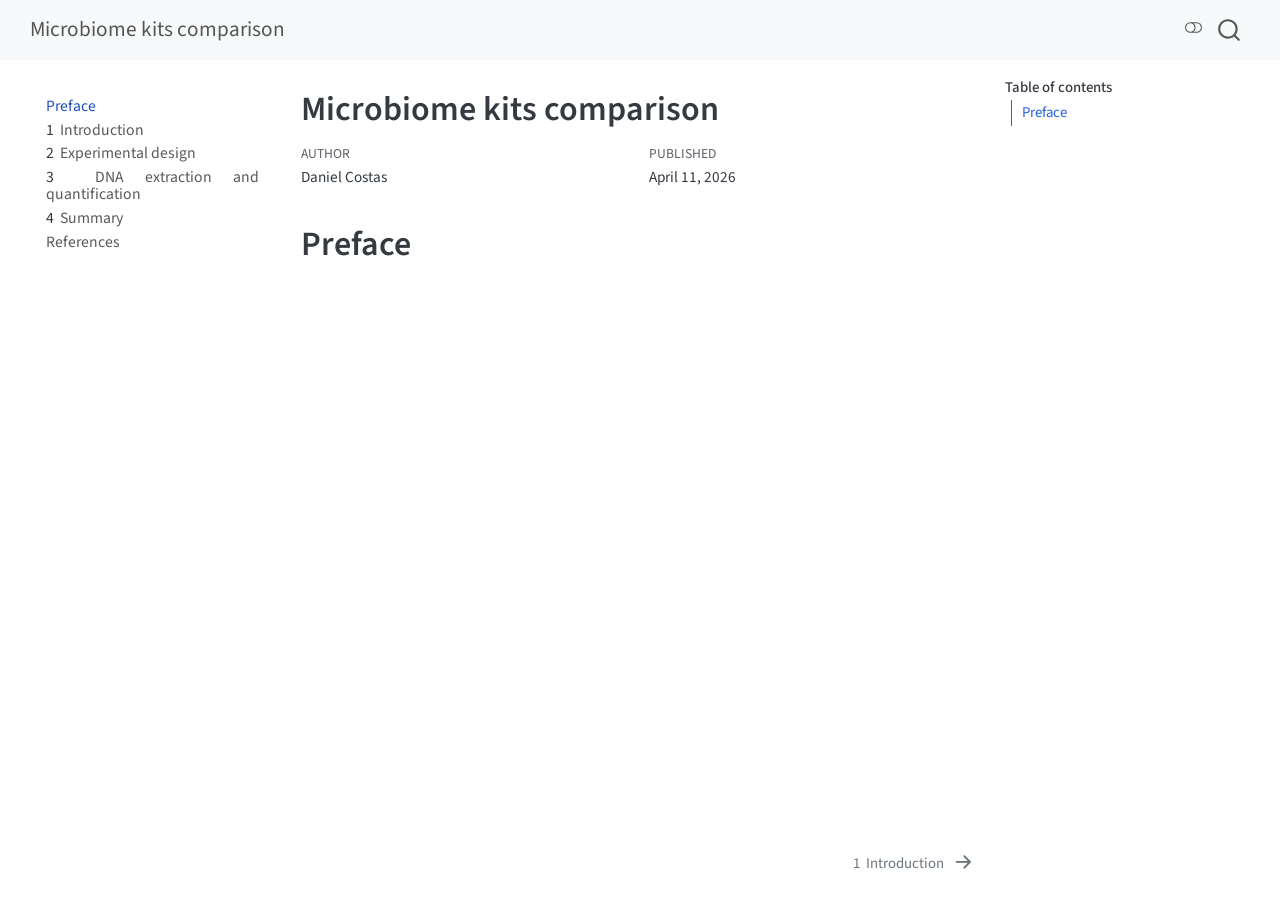
<file: docs/index.html>
<!DOCTYPE html>
<html xmlns="http://www.w3.org/1999/xhtml" lang="en" xml:lang="en"><head>

<meta charset="utf-8">
<meta name="generator" content="quarto-1.8.27">

<meta name="viewport" content="width=device-width, initial-scale=1.0, user-scalable=yes">

<meta name="author" content="Daniel Costas">
<meta name="dcterms.date" content="2026-04-11">

<title>Microbiome kits comparison</title>
<style>
code{white-space: pre-wrap;}
span.smallcaps{font-variant: small-caps;}
div.columns{display: flex; gap: min(4vw, 1.5em);}
div.column{flex: auto; overflow-x: auto;}
div.hanging-indent{margin-left: 1.5em; text-indent: -1.5em;}
ul.task-list{list-style: none;}
ul.task-list li input[type="checkbox"] {
  width: 0.8em;
  margin: 0 0.8em 0.2em -1em; /* quarto-specific, see https://github.com/quarto-dev/quarto-cli/issues/4556 */ 
  vertical-align: middle;
}
</style>


<script src="site_libs/quarto-nav/quarto-nav.js"></script>
<script src="site_libs/clipboard/clipboard.min.js"></script>
<script src="site_libs/quarto-search/autocomplete.umd.js"></script>
<script src="site_libs/quarto-search/fuse.min.js"></script>
<script src="site_libs/quarto-search/quarto-search.js"></script>
<meta name="quarto:offset" content="./">
<link href="./introduction.html" rel="next">
<script src="site_libs/quarto-html/quarto.js" type="module"></script>
<script src="site_libs/quarto-html/tabsets/tabsets.js" type="module"></script>
<script src="site_libs/quarto-html/axe/axe-check.js" type="module"></script>
<script src="site_libs/quarto-html/popper.min.js"></script>
<script src="site_libs/quarto-html/tippy.umd.min.js"></script>
<script src="site_libs/quarto-html/anchor.min.js"></script>
<link href="site_libs/quarto-html/tippy.css" rel="stylesheet">
<link href="site_libs/quarto-html/quarto-syntax-highlighting-ed96de9b727972fe78a7b5d16c58bf87.css" rel="stylesheet" class="quarto-color-scheme" id="quarto-text-highlighting-styles">
<link href="site_libs/quarto-html/quarto-syntax-highlighting-dark-4d9afe2b8d18ee9fa5d0d57b5ed4214d.css" rel="stylesheet" class="quarto-color-scheme quarto-color-alternate" id="quarto-text-highlighting-styles">
<link href="site_libs/quarto-html/quarto-syntax-highlighting-ed96de9b727972fe78a7b5d16c58bf87.css" rel="stylesheet" class="quarto-color-scheme-extra" id="quarto-text-highlighting-styles">
<script src="site_libs/bootstrap/bootstrap.min.js"></script>
<link href="site_libs/bootstrap/bootstrap-icons.css" rel="stylesheet">
<link href="site_libs/bootstrap/bootstrap-0dd2bd5de344125cf763a379ddc3eb04.min.css" rel="stylesheet" append-hash="true" class="quarto-color-scheme" id="quarto-bootstrap" data-mode="light">
<link href="site_libs/bootstrap/bootstrap-dark-7e34ecb6a0e7991f0346b0751d4a7c3f.min.css" rel="stylesheet" append-hash="true" class="quarto-color-scheme quarto-color-alternate" id="quarto-bootstrap" data-mode="dark">
<link href="site_libs/bootstrap/bootstrap-0dd2bd5de344125cf763a379ddc3eb04.min.css" rel="stylesheet" append-hash="true" class="quarto-color-scheme-extra" id="quarto-bootstrap" data-mode="light">
<script id="quarto-search-options" type="application/json">{
  "location": "navbar",
  "copy-button": false,
  "collapse-after": 3,
  "panel-placement": "end",
  "type": "overlay",
  "limit": 50,
  "keyboard-shortcut": [
    "f",
    "/",
    "s"
  ],
  "language": {
    "search-no-results-text": "No results",
    "search-matching-documents-text": "matching documents",
    "search-copy-link-title": "Copy link to search",
    "search-hide-matches-text": "Hide additional matches",
    "search-more-match-text": "more match in this document",
    "search-more-matches-text": "more matches in this document",
    "search-clear-button-title": "Clear",
    "search-text-placeholder": "",
    "search-detached-cancel-button-title": "Cancel",
    "search-submit-button-title": "Submit",
    "search-label": "Search"
  }
}</script>


<link rel="stylesheet" href="styles.css">
</head>

<body class="nav-sidebar floating nav-fixed quarto-light"><script id="quarto-html-before-body" type="application/javascript">
    const toggleBodyColorMode = (bsSheetEl) => {
      const mode = bsSheetEl.getAttribute("data-mode");
      const bodyEl = window.document.querySelector("body");
      if (mode === "dark") {
        bodyEl.classList.add("quarto-dark");
        bodyEl.classList.remove("quarto-light");
      } else {
        bodyEl.classList.add("quarto-light");
        bodyEl.classList.remove("quarto-dark");
      }
    }
    const toggleBodyColorPrimary = () => {
      const bsSheetEl = window.document.querySelector("link#quarto-bootstrap:not([rel=disabled-stylesheet])");
      if (bsSheetEl) {
        toggleBodyColorMode(bsSheetEl);
      }
    }
    const setColorSchemeToggle = (alternate) => {
      const toggles = window.document.querySelectorAll('.quarto-color-scheme-toggle');
      for (let i=0; i < toggles.length; i++) {
        const toggle = toggles[i];
        if (toggle) {
          if (alternate) {
            toggle.classList.add("alternate");
          } else {
            toggle.classList.remove("alternate");
          }
        }
      }
    };
    const toggleColorMode = (alternate) => {
      // Switch the stylesheets
      const primaryStylesheets = window.document.querySelectorAll('link.quarto-color-scheme:not(.quarto-color-alternate)');
      const alternateStylesheets = window.document.querySelectorAll('link.quarto-color-scheme.quarto-color-alternate');
      manageTransitions('#quarto-margin-sidebar .nav-link', false);
      if (alternate) {
        // note: dark is layered on light, we don't disable primary!
        enableStylesheet(alternateStylesheets);
        for (const sheetNode of alternateStylesheets) {
          if (sheetNode.id === "quarto-bootstrap") {
            toggleBodyColorMode(sheetNode);
          }
        }
      } else {
        disableStylesheet(alternateStylesheets);
        enableStylesheet(primaryStylesheets)
        toggleBodyColorPrimary();
      }
      manageTransitions('#quarto-margin-sidebar .nav-link', true);
      // Switch the toggles
      setColorSchemeToggle(alternate)
      // Hack to workaround the fact that safari doesn't
      // properly recolor the scrollbar when toggling (#1455)
      if (navigator.userAgent.indexOf('Safari') > 0 && navigator.userAgent.indexOf('Chrome') == -1) {
        manageTransitions("body", false);
        window.scrollTo(0, 1);
        setTimeout(() => {
          window.scrollTo(0, 0);
          manageTransitions("body", true);
        }, 40);
      }
    }
    const disableStylesheet = (stylesheets) => {
      for (let i=0; i < stylesheets.length; i++) {
        const stylesheet = stylesheets[i];
        stylesheet.rel = 'disabled-stylesheet';
      }
    }
    const enableStylesheet = (stylesheets) => {
      for (let i=0; i < stylesheets.length; i++) {
        const stylesheet = stylesheets[i];
        if(stylesheet.rel !== 'stylesheet') { // for Chrome, which will still FOUC without this check
          stylesheet.rel = 'stylesheet';
        }
      }
    }
    const manageTransitions = (selector, allowTransitions) => {
      const els = window.document.querySelectorAll(selector);
      for (let i=0; i < els.length; i++) {
        const el = els[i];
        if (allowTransitions) {
          el.classList.remove('notransition');
        } else {
          el.classList.add('notransition');
        }
      }
    }
    const isFileUrl = () => {
      return window.location.protocol === 'file:';
    }
    const hasAlternateSentinel = () => {
      let styleSentinel = getColorSchemeSentinel();
      if (styleSentinel !== null) {
        return styleSentinel === "alternate";
      } else {
        return false;
      }
    }
    const setStyleSentinel = (alternate) => {
      const value = alternate ? "alternate" : "default";
      if (!isFileUrl()) {
        window.localStorage.setItem("quarto-color-scheme", value);
      } else {
        localAlternateSentinel = value;
      }
    }
    const getColorSchemeSentinel = () => {
      if (!isFileUrl()) {
        const storageValue = window.localStorage.getItem("quarto-color-scheme");
        return storageValue != null ? storageValue : localAlternateSentinel;
      } else {
        return localAlternateSentinel;
      }
    }
    const toggleGiscusIfUsed = (isAlternate, darkModeDefault) => {
      const baseTheme = document.querySelector('#giscus-base-theme')?.value ?? 'light';
      const alternateTheme = document.querySelector('#giscus-alt-theme')?.value ?? 'dark';
      let newTheme = '';
      if(authorPrefersDark) {
        newTheme = isAlternate ? baseTheme : alternateTheme;
      } else {
        newTheme = isAlternate ? alternateTheme : baseTheme;
      }
      const changeGiscusTheme = () => {
        // From: https://github.com/giscus/giscus/issues/336
        const sendMessage = (message) => {
          const iframe = document.querySelector('iframe.giscus-frame');
          if (!iframe) return;
          iframe.contentWindow.postMessage({ giscus: message }, 'https://giscus.app');
        }
        sendMessage({
          setConfig: {
            theme: newTheme
          }
        });
      }
      const isGiscussLoaded = window.document.querySelector('iframe.giscus-frame') !== null;
      if (isGiscussLoaded) {
        changeGiscusTheme();
      }
    };
    const authorPrefersDark = false;
    const queryPrefersDark = window.matchMedia('(prefers-color-scheme: dark)');
    const darkModeDefault = queryPrefersDark.matches;
      document.querySelector('link#quarto-text-highlighting-styles.quarto-color-scheme-extra').rel = 'disabled-stylesheet';
      document.querySelector('link#quarto-bootstrap.quarto-color-scheme-extra').rel = 'disabled-stylesheet';
    let localAlternateSentinel = darkModeDefault ? 'alternate' : 'default';
    // Dark / light mode switch
    window.quartoToggleColorScheme = () => {
      // Read the current dark / light value
      let toAlternate = !hasAlternateSentinel();
      toggleColorMode(toAlternate);
      setStyleSentinel(toAlternate);
      toggleGiscusIfUsed(toAlternate, darkModeDefault);
      window.dispatchEvent(new Event('resize'));
    };
    queryPrefersDark.addEventListener("change", e => {
      if(window.localStorage.getItem("quarto-color-scheme") !== null)
        return;
      const alternate = e.matches
      toggleColorMode(alternate);
      localAlternateSentinel = e.matches ? 'alternate' : 'default'; // this is used alongside local storage!
      toggleGiscusIfUsed(alternate, darkModeDefault);
    });
    // Switch to dark mode if need be
    if (hasAlternateSentinel()) {
      toggleColorMode(true);
    } else {
      toggleColorMode(false);
    }
  </script>

<div id="quarto-search-results"></div>
  <header id="quarto-header" class="headroom fixed-top">
    <nav class="navbar navbar-expand-lg " data-bs-theme="dark">
      <div class="navbar-container container-fluid">
      <div class="navbar-brand-container mx-auto">
    <a class="navbar-brand" href="./index.html">
    <span class="navbar-title">Microbiome kits comparison</span>
    </a>
  </div>
        <div class="quarto-navbar-tools tools-end">
  <a href="" class="quarto-color-scheme-toggle quarto-navigation-tool  px-1" onclick="window.quartoToggleColorScheme(); return false;" title="Toggle dark mode"><i class="bi"></i></a>
</div>
          <div id="quarto-search" class="" title="Search"></div>
      </div> <!-- /container-fluid -->
    </nav>
  <nav class="quarto-secondary-nav">
    <div class="container-fluid d-flex">
      <button type="button" class="quarto-btn-toggle btn" data-bs-toggle="collapse" role="button" data-bs-target=".quarto-sidebar-collapse-item" aria-controls="quarto-sidebar" aria-expanded="false" aria-label="Toggle sidebar navigation" onclick="if (window.quartoToggleHeadroom) { window.quartoToggleHeadroom(); }">
        <i class="bi bi-layout-text-sidebar-reverse"></i>
      </button>
        <nav class="quarto-page-breadcrumbs" aria-label="breadcrumb"><ol class="breadcrumb"><li class="breadcrumb-item"><a href="./index.html">Preface</a></li></ol></nav>
        <a class="flex-grow-1" role="navigation" data-bs-toggle="collapse" data-bs-target=".quarto-sidebar-collapse-item" aria-controls="quarto-sidebar" aria-expanded="false" aria-label="Toggle sidebar navigation" onclick="if (window.quartoToggleHeadroom) { window.quartoToggleHeadroom(); }">      
        </a>
    </div>
  </nav>
</header>
<!-- content -->
<div id="quarto-content" class="quarto-container page-columns page-rows-contents page-layout-article page-navbar">
<!-- sidebar -->
  <nav id="quarto-sidebar" class="sidebar collapse collapse-horizontal quarto-sidebar-collapse-item sidebar-navigation floating overflow-auto">
    <div class="sidebar-menu-container"> 
    <ul class="list-unstyled mt-1">
        <li class="sidebar-item">
  <div class="sidebar-item-container"> 
  <a href="./index.html" class="sidebar-item-text sidebar-link active">
 <span class="menu-text">Preface</span></a>
  </div>
</li>
        <li class="sidebar-item">
  <div class="sidebar-item-container"> 
  <a href="./introduction.html" class="sidebar-item-text sidebar-link">
 <span class="menu-text"><span class="chapter-number">1</span>&nbsp; <span class="chapter-title">Introduction</span></span></a>
  </div>
</li>
        <li class="sidebar-item">
  <div class="sidebar-item-container"> 
  <a href="./experimental_design.html" class="sidebar-item-text sidebar-link">
 <span class="menu-text"><span class="chapter-number">2</span>&nbsp; <span class="chapter-title">Experimental design</span></span></a>
  </div>
</li>
        <li class="sidebar-item">
  <div class="sidebar-item-container"> 
  <a href="./dna_extraction.html" class="sidebar-item-text sidebar-link">
 <span class="menu-text"><span class="chapter-number">3</span>&nbsp; <span class="chapter-title">DNA extraction and quantification</span></span></a>
  </div>
</li>
        <li class="sidebar-item">
  <div class="sidebar-item-container"> 
  <a href="./summary.html" class="sidebar-item-text sidebar-link">
 <span class="menu-text"><span class="chapter-number">4</span>&nbsp; <span class="chapter-title">Summary</span></span></a>
  </div>
</li>
        <li class="sidebar-item">
  <div class="sidebar-item-container"> 
  <a href="./references.html" class="sidebar-item-text sidebar-link">
 <span class="menu-text">References</span></a>
  </div>
</li>
    </ul>
    </div>
</nav>
<div id="quarto-sidebar-glass" class="quarto-sidebar-collapse-item" data-bs-toggle="collapse" data-bs-target=".quarto-sidebar-collapse-item"></div>
<!-- margin-sidebar -->
    <div id="quarto-margin-sidebar" class="sidebar margin-sidebar">
        <nav id="TOC" role="doc-toc" class="toc-active">
    <h2 id="toc-title">Table of contents</h2>
   
  <ul>
  <li><a href="#preface" id="toc-preface" class="nav-link active" data-scroll-target="#preface">Preface</a></li>
  </ul>
</nav>
    </div>
<!-- main -->
<main class="content" id="quarto-document-content">


<header id="title-block-header" class="quarto-title-block default">
<div class="quarto-title">
<h1 class="title">Microbiome kits comparison</h1>
</div>



<div class="quarto-title-meta">

    <div>
    <div class="quarto-title-meta-heading">Author</div>
    <div class="quarto-title-meta-contents">
             <p>Daniel Costas </p>
          </div>
  </div>
    
    <div>
    <div class="quarto-title-meta-heading">Published</div>
    <div class="quarto-title-meta-contents">
      <p class="date">April 11, 2026</p>
    </div>
  </div>
  
    
  </div>
  


</header>


<section id="preface" class="level1 unnumbered">
<h1 class="unnumbered">Preface</h1>


</section>

</main> <!-- /main -->
<script id="quarto-html-after-body" type="application/javascript">
  window.document.addEventListener("DOMContentLoaded", function (event) {
    // Ensure there is a toggle, if there isn't float one in the top right
    if (window.document.querySelector('.quarto-color-scheme-toggle') === null) {
      const a = window.document.createElement('a');
      a.classList.add('top-right');
      a.classList.add('quarto-color-scheme-toggle');
      a.href = "";
      a.onclick = function() { try { window.quartoToggleColorScheme(); } catch {} return false; };
      const i = window.document.createElement("i");
      i.classList.add('bi');
      a.appendChild(i);
      window.document.body.appendChild(a);
    }
    setColorSchemeToggle(hasAlternateSentinel())
    const icon = "";
    const anchorJS = new window.AnchorJS();
    anchorJS.options = {
      placement: 'right',
      icon: icon
    };
    anchorJS.add('.anchored');
    const isCodeAnnotation = (el) => {
      for (const clz of el.classList) {
        if (clz.startsWith('code-annotation-')) {                     
          return true;
        }
      }
      return false;
    }
    const onCopySuccess = function(e) {
      // button target
      const button = e.trigger;
      // don't keep focus
      button.blur();
      // flash "checked"
      button.classList.add('code-copy-button-checked');
      var currentTitle = button.getAttribute("title");
      button.setAttribute("title", "Copied!");
      let tooltip;
      if (window.bootstrap) {
        button.setAttribute("data-bs-toggle", "tooltip");
        button.setAttribute("data-bs-placement", "left");
        button.setAttribute("data-bs-title", "Copied!");
        tooltip = new bootstrap.Tooltip(button, 
          { trigger: "manual", 
            customClass: "code-copy-button-tooltip",
            offset: [0, -8]});
        tooltip.show();    
      }
      setTimeout(function() {
        if (tooltip) {
          tooltip.hide();
          button.removeAttribute("data-bs-title");
          button.removeAttribute("data-bs-toggle");
          button.removeAttribute("data-bs-placement");
        }
        button.setAttribute("title", currentTitle);
        button.classList.remove('code-copy-button-checked');
      }, 1000);
      // clear code selection
      e.clearSelection();
    }
    const getTextToCopy = function(trigger) {
      const outerScaffold = trigger.parentElement.cloneNode(true);
      const codeEl = outerScaffold.querySelector('code');
      for (const childEl of codeEl.children) {
        if (isCodeAnnotation(childEl)) {
          childEl.remove();
        }
      }
      return codeEl.innerText;
    }
    const clipboard = new window.ClipboardJS('.code-copy-button:not([data-in-quarto-modal])', {
      text: getTextToCopy
    });
    clipboard.on('success', onCopySuccess);
    if (window.document.getElementById('quarto-embedded-source-code-modal')) {
      const clipboardModal = new window.ClipboardJS('.code-copy-button[data-in-quarto-modal]', {
        text: getTextToCopy,
        container: window.document.getElementById('quarto-embedded-source-code-modal')
      });
      clipboardModal.on('success', onCopySuccess);
    }
      var localhostRegex = new RegExp(/^(?:http|https):\/\/localhost\:?[0-9]*\//);
      var mailtoRegex = new RegExp(/^mailto:/);
        var filterRegex = new RegExp('/' + window.location.host + '/');
      var isInternal = (href) => {
          return filterRegex.test(href) || localhostRegex.test(href) || mailtoRegex.test(href);
      }
      // Inspect non-navigation links and adorn them if external
     var links = window.document.querySelectorAll('a[href]:not(.nav-link):not(.navbar-brand):not(.toc-action):not(.sidebar-link):not(.sidebar-item-toggle):not(.pagination-link):not(.no-external):not([aria-hidden]):not(.dropdown-item):not(.quarto-navigation-tool):not(.about-link)');
      for (var i=0; i<links.length; i++) {
        const link = links[i];
        if (!isInternal(link.href)) {
          // undo the damage that might have been done by quarto-nav.js in the case of
          // links that we want to consider external
          if (link.dataset.originalHref !== undefined) {
            link.href = link.dataset.originalHref;
          }
        }
      }
    function tippyHover(el, contentFn, onTriggerFn, onUntriggerFn) {
      const config = {
        allowHTML: true,
        maxWidth: 500,
        delay: 100,
        arrow: false,
        appendTo: function(el) {
            return el.parentElement;
        },
        interactive: true,
        interactiveBorder: 10,
        theme: 'quarto',
        placement: 'bottom-start',
      };
      if (contentFn) {
        config.content = contentFn;
      }
      if (onTriggerFn) {
        config.onTrigger = onTriggerFn;
      }
      if (onUntriggerFn) {
        config.onUntrigger = onUntriggerFn;
      }
      window.tippy(el, config); 
    }
    const noterefs = window.document.querySelectorAll('a[role="doc-noteref"]');
    for (var i=0; i<noterefs.length; i++) {
      const ref = noterefs[i];
      tippyHover(ref, function() {
        // use id or data attribute instead here
        let href = ref.getAttribute('data-footnote-href') || ref.getAttribute('href');
        try { href = new URL(href).hash; } catch {}
        const id = href.replace(/^#\/?/, "");
        const note = window.document.getElementById(id);
        if (note) {
          return note.innerHTML;
        } else {
          return "";
        }
      });
    }
    const xrefs = window.document.querySelectorAll('a.quarto-xref');
    const processXRef = (id, note) => {
      // Strip column container classes
      const stripColumnClz = (el) => {
        el.classList.remove("page-full", "page-columns");
        if (el.children) {
          for (const child of el.children) {
            stripColumnClz(child);
          }
        }
      }
      stripColumnClz(note)
      if (id === null || id.startsWith('sec-')) {
        // Special case sections, only their first couple elements
        const container = document.createElement("div");
        if (note.children && note.children.length > 2) {
          container.appendChild(note.children[0].cloneNode(true));
          for (let i = 1; i < note.children.length; i++) {
            const child = note.children[i];
            if (child.tagName === "P" && child.innerText === "") {
              continue;
            } else {
              container.appendChild(child.cloneNode(true));
              break;
            }
          }
          if (window.Quarto?.typesetMath) {
            window.Quarto.typesetMath(container);
          }
          return container.innerHTML
        } else {
          if (window.Quarto?.typesetMath) {
            window.Quarto.typesetMath(note);
          }
          return note.innerHTML;
        }
      } else {
        // Remove any anchor links if they are present
        const anchorLink = note.querySelector('a.anchorjs-link');
        if (anchorLink) {
          anchorLink.remove();
        }
        if (window.Quarto?.typesetMath) {
          window.Quarto.typesetMath(note);
        }
        if (note.classList.contains("callout")) {
          return note.outerHTML;
        } else {
          return note.innerHTML;
        }
      }
    }
    for (var i=0; i<xrefs.length; i++) {
      const xref = xrefs[i];
      tippyHover(xref, undefined, function(instance) {
        instance.disable();
        let url = xref.getAttribute('href');
        let hash = undefined; 
        if (url.startsWith('#')) {
          hash = url;
        } else {
          try { hash = new URL(url).hash; } catch {}
        }
        if (hash) {
          const id = hash.replace(/^#\/?/, "");
          const note = window.document.getElementById(id);
          if (note !== null) {
            try {
              const html = processXRef(id, note.cloneNode(true));
              instance.setContent(html);
            } finally {
              instance.enable();
              instance.show();
            }
          } else {
            // See if we can fetch this
            fetch(url.split('#')[0])
            .then(res => res.text())
            .then(html => {
              const parser = new DOMParser();
              const htmlDoc = parser.parseFromString(html, "text/html");
              const note = htmlDoc.getElementById(id);
              if (note !== null) {
                const html = processXRef(id, note);
                instance.setContent(html);
              } 
            }).finally(() => {
              instance.enable();
              instance.show();
            });
          }
        } else {
          // See if we can fetch a full url (with no hash to target)
          // This is a special case and we should probably do some content thinning / targeting
          fetch(url)
          .then(res => res.text())
          .then(html => {
            const parser = new DOMParser();
            const htmlDoc = parser.parseFromString(html, "text/html");
            const note = htmlDoc.querySelector('main.content');
            if (note !== null) {
              // This should only happen for chapter cross references
              // (since there is no id in the URL)
              // remove the first header
              if (note.children.length > 0 && note.children[0].tagName === "HEADER") {
                note.children[0].remove();
              }
              const html = processXRef(null, note);
              instance.setContent(html);
            } 
          }).finally(() => {
            instance.enable();
            instance.show();
          });
        }
      }, function(instance) {
      });
    }
        let selectedAnnoteEl;
        const selectorForAnnotation = ( cell, annotation) => {
          let cellAttr = 'data-code-cell="' + cell + '"';
          let lineAttr = 'data-code-annotation="' +  annotation + '"';
          const selector = 'span[' + cellAttr + '][' + lineAttr + ']';
          return selector;
        }
        const selectCodeLines = (annoteEl) => {
          const doc = window.document;
          const targetCell = annoteEl.getAttribute("data-target-cell");
          const targetAnnotation = annoteEl.getAttribute("data-target-annotation");
          const annoteSpan = window.document.querySelector(selectorForAnnotation(targetCell, targetAnnotation));
          const lines = annoteSpan.getAttribute("data-code-lines").split(",");
          const lineIds = lines.map((line) => {
            return targetCell + "-" + line;
          })
          let top = null;
          let height = null;
          let parent = null;
          if (lineIds.length > 0) {
              //compute the position of the single el (top and bottom and make a div)
              const el = window.document.getElementById(lineIds[0]);
              top = el.offsetTop;
              height = el.offsetHeight;
              parent = el.parentElement.parentElement;
            if (lineIds.length > 1) {
              const lastEl = window.document.getElementById(lineIds[lineIds.length - 1]);
              const bottom = lastEl.offsetTop + lastEl.offsetHeight;
              height = bottom - top;
            }
            if (top !== null && height !== null && parent !== null) {
              // cook up a div (if necessary) and position it 
              let div = window.document.getElementById("code-annotation-line-highlight");
              if (div === null) {
                div = window.document.createElement("div");
                div.setAttribute("id", "code-annotation-line-highlight");
                div.style.position = 'absolute';
                parent.appendChild(div);
              }
              div.style.top = top - 2 + "px";
              div.style.height = height + 4 + "px";
              div.style.left = 0;
              let gutterDiv = window.document.getElementById("code-annotation-line-highlight-gutter");
              if (gutterDiv === null) {
                gutterDiv = window.document.createElement("div");
                gutterDiv.setAttribute("id", "code-annotation-line-highlight-gutter");
                gutterDiv.style.position = 'absolute';
                const codeCell = window.document.getElementById(targetCell);
                const gutter = codeCell.querySelector('.code-annotation-gutter');
                gutter.appendChild(gutterDiv);
              }
              gutterDiv.style.top = top - 2 + "px";
              gutterDiv.style.height = height + 4 + "px";
            }
            selectedAnnoteEl = annoteEl;
          }
        };
        const unselectCodeLines = () => {
          const elementsIds = ["code-annotation-line-highlight", "code-annotation-line-highlight-gutter"];
          elementsIds.forEach((elId) => {
            const div = window.document.getElementById(elId);
            if (div) {
              div.remove();
            }
          });
          selectedAnnoteEl = undefined;
        };
          // Handle positioning of the toggle
      window.addEventListener(
        "resize",
        throttle(() => {
          elRect = undefined;
          if (selectedAnnoteEl) {
            selectCodeLines(selectedAnnoteEl);
          }
        }, 10)
      );
      function throttle(fn, ms) {
      let throttle = false;
      let timer;
        return (...args) => {
          if(!throttle) { // first call gets through
              fn.apply(this, args);
              throttle = true;
          } else { // all the others get throttled
              if(timer) clearTimeout(timer); // cancel #2
              timer = setTimeout(() => {
                fn.apply(this, args);
                timer = throttle = false;
              }, ms);
          }
        };
      }
        // Attach click handler to the DT
        const annoteDls = window.document.querySelectorAll('dt[data-target-cell]');
        for (const annoteDlNode of annoteDls) {
          annoteDlNode.addEventListener('click', (event) => {
            const clickedEl = event.target;
            if (clickedEl !== selectedAnnoteEl) {
              unselectCodeLines();
              const activeEl = window.document.querySelector('dt[data-target-cell].code-annotation-active');
              if (activeEl) {
                activeEl.classList.remove('code-annotation-active');
              }
              selectCodeLines(clickedEl);
              clickedEl.classList.add('code-annotation-active');
            } else {
              // Unselect the line
              unselectCodeLines();
              clickedEl.classList.remove('code-annotation-active');
            }
          });
        }
    const findCites = (el) => {
      const parentEl = el.parentElement;
      if (parentEl) {
        const cites = parentEl.dataset.cites;
        if (cites) {
          return {
            el,
            cites: cites.split(' ')
          };
        } else {
          return findCites(el.parentElement)
        }
      } else {
        return undefined;
      }
    };
    var bibliorefs = window.document.querySelectorAll('a[role="doc-biblioref"]');
    for (var i=0; i<bibliorefs.length; i++) {
      const ref = bibliorefs[i];
      const citeInfo = findCites(ref);
      if (citeInfo) {
        tippyHover(citeInfo.el, function() {
          var popup = window.document.createElement('div');
          citeInfo.cites.forEach(function(cite) {
            var citeDiv = window.document.createElement('div');
            citeDiv.classList.add('hanging-indent');
            citeDiv.classList.add('csl-entry');
            var biblioDiv = window.document.getElementById('ref-' + cite);
            if (biblioDiv) {
              citeDiv.innerHTML = biblioDiv.innerHTML;
            }
            popup.appendChild(citeDiv);
          });
          return popup.innerHTML;
        });
      }
    }
  });
  </script>
<nav class="page-navigation">
  <div class="nav-page nav-page-previous">
  </div>
  <div class="nav-page nav-page-next">
      <a href="./introduction.html" class="pagination-link" aria-label="Introduction">
        <span class="nav-page-text"><span class="chapter-number">1</span>&nbsp; <span class="chapter-title">Introduction</span></span> <i class="bi bi-arrow-right-short"></i>
      </a>
  </div>
</nav>
</div> <!-- /content -->




</body></html>
</file>
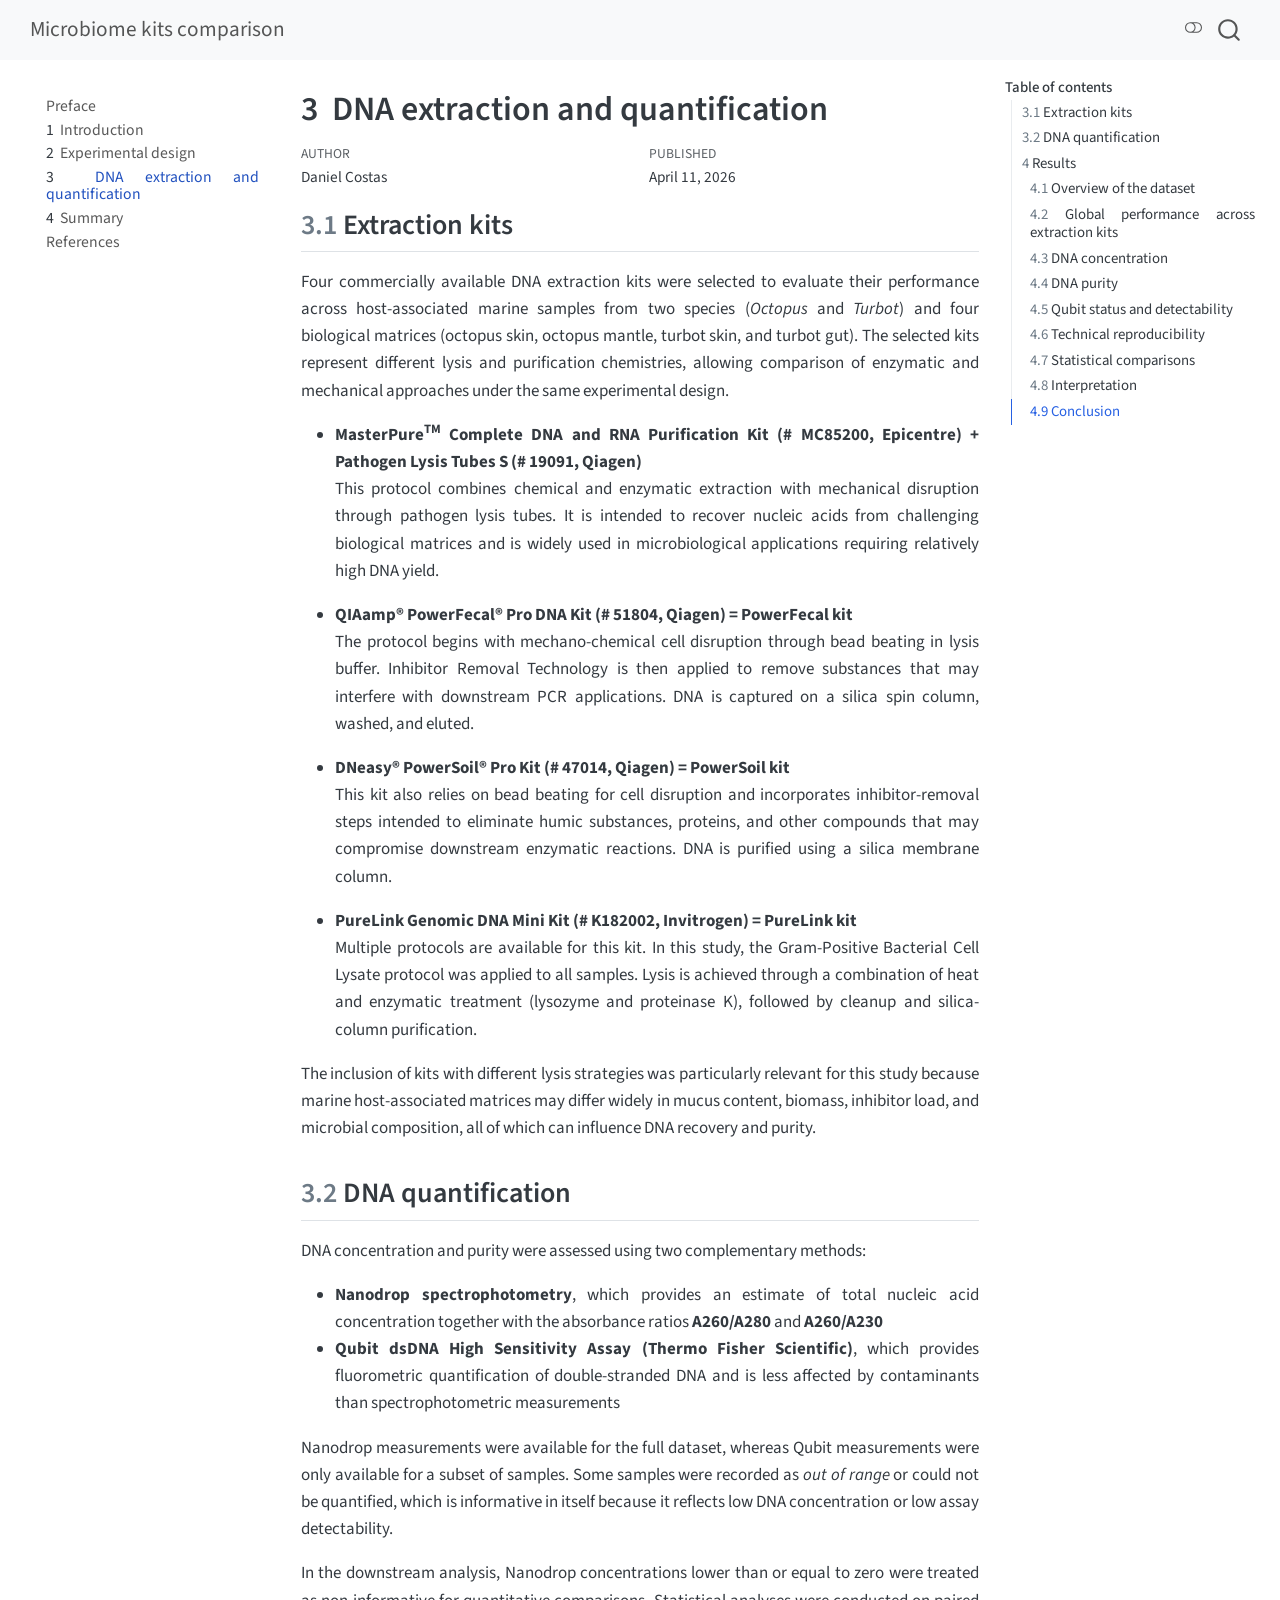
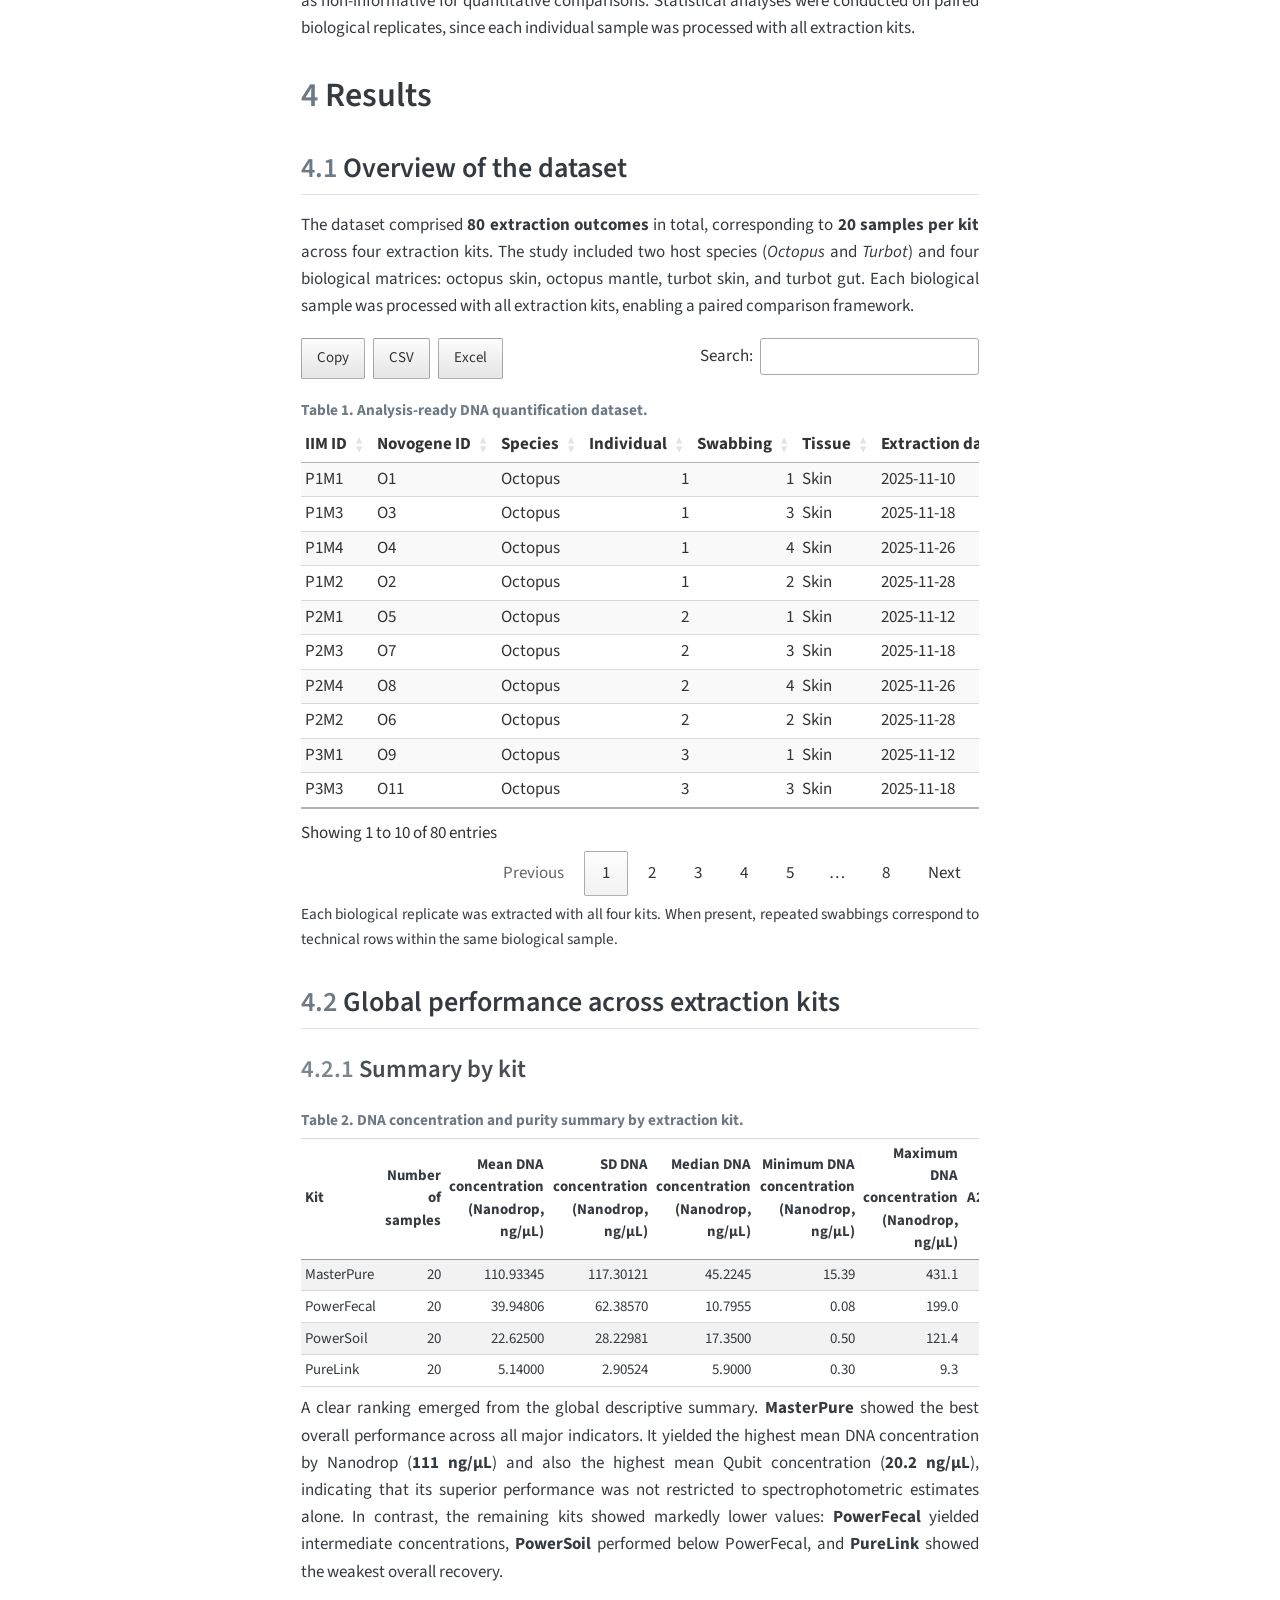
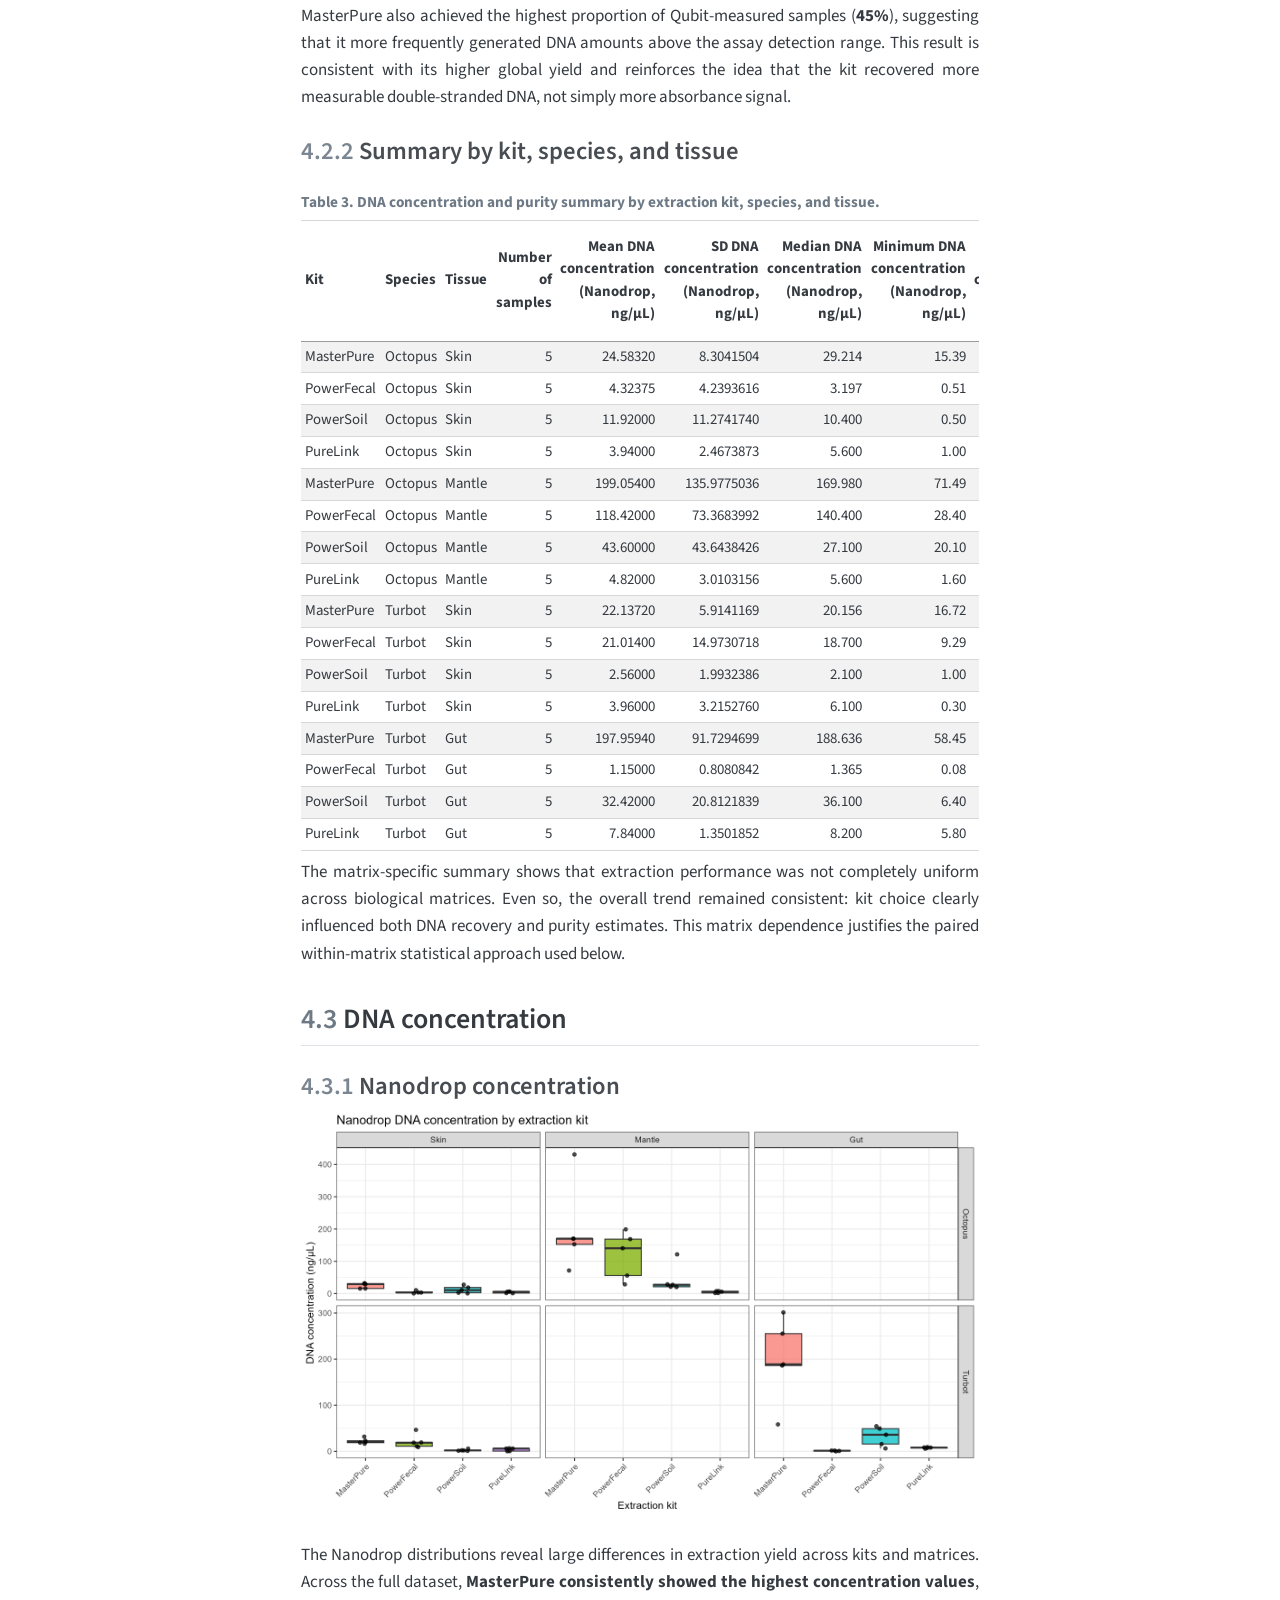
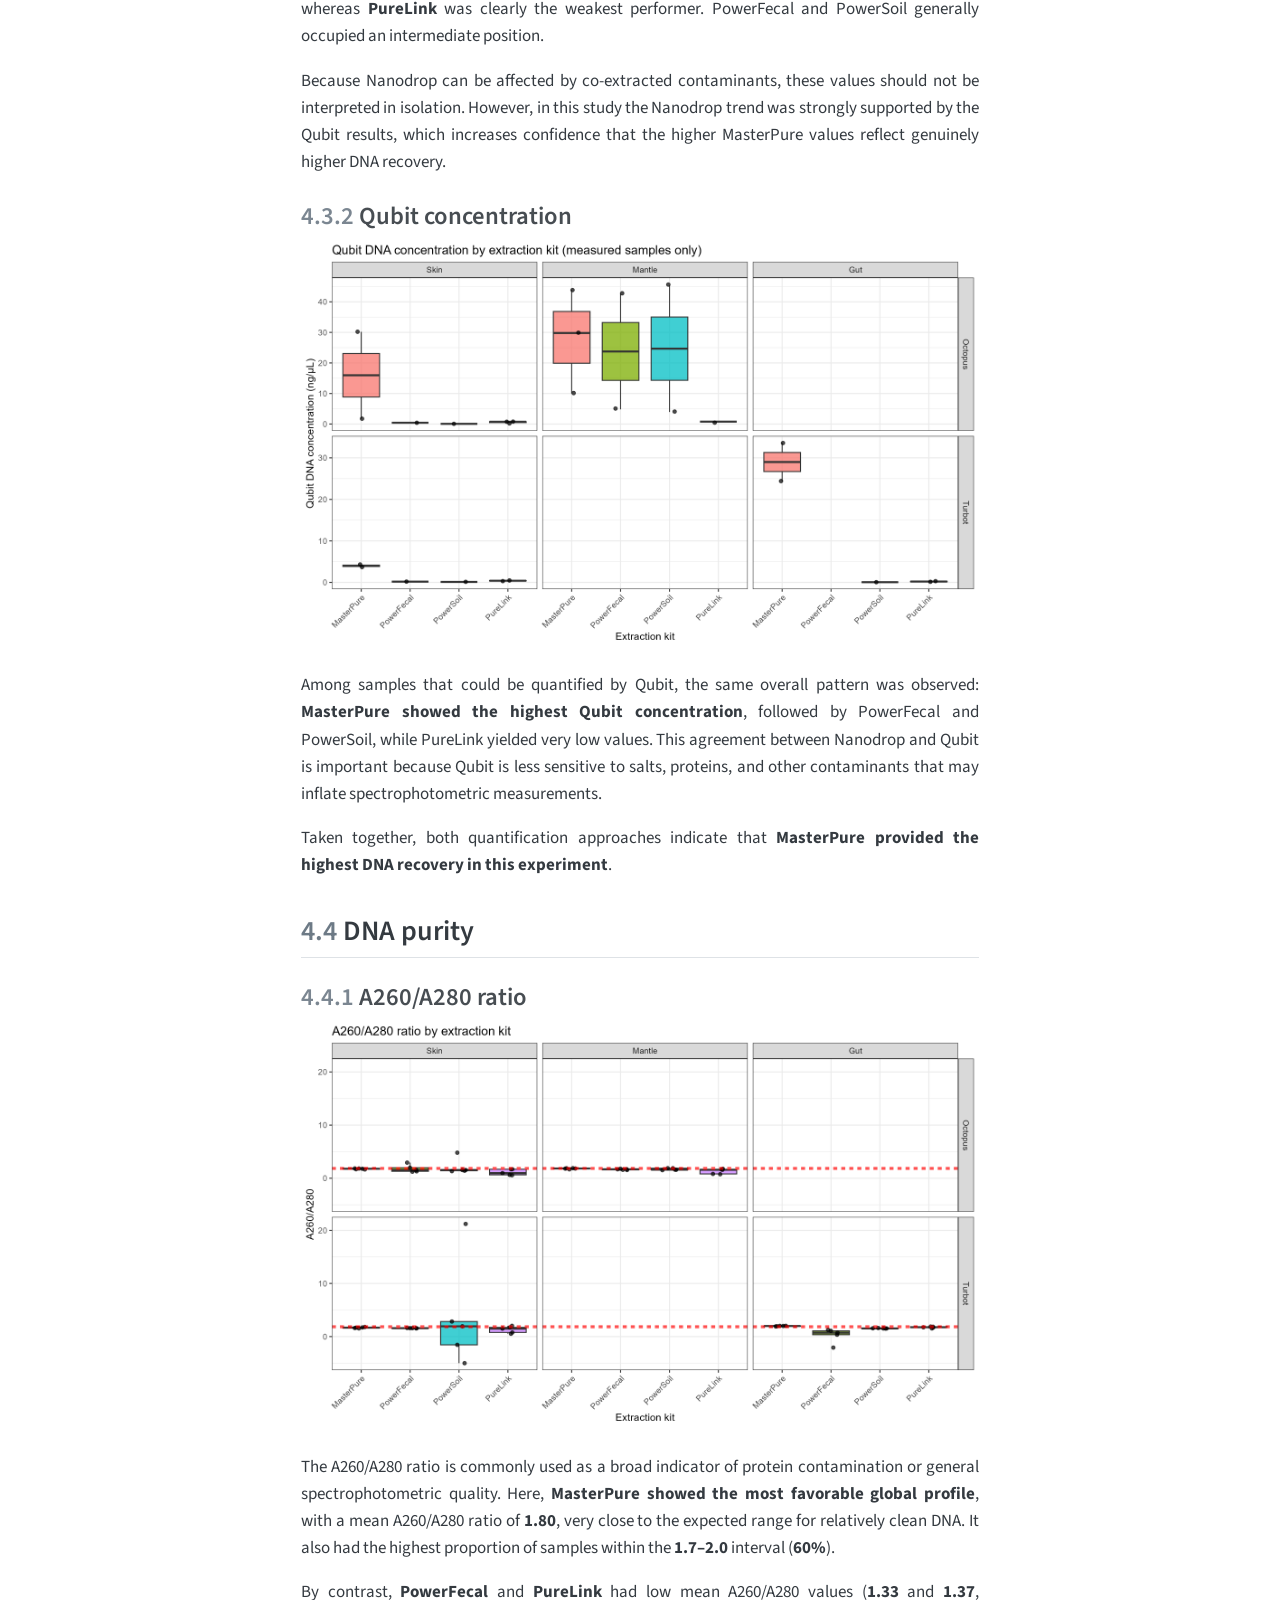
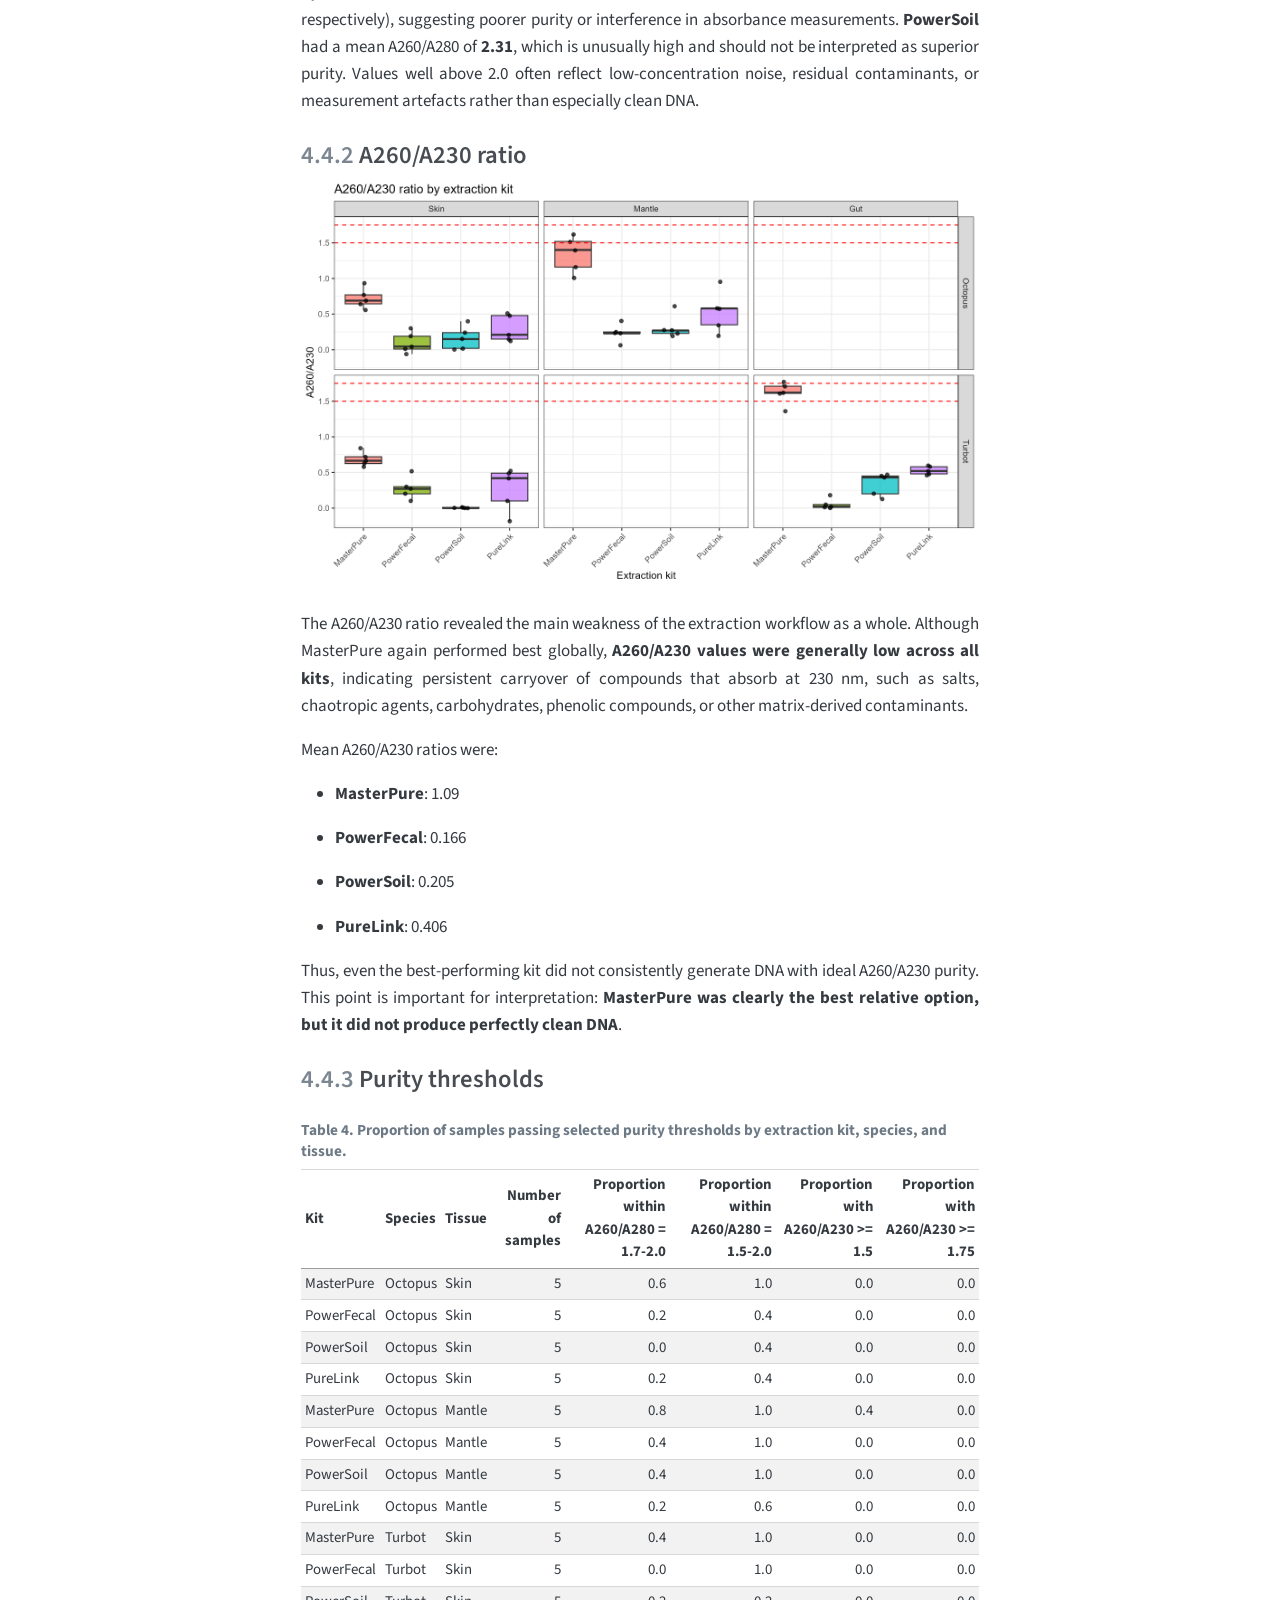
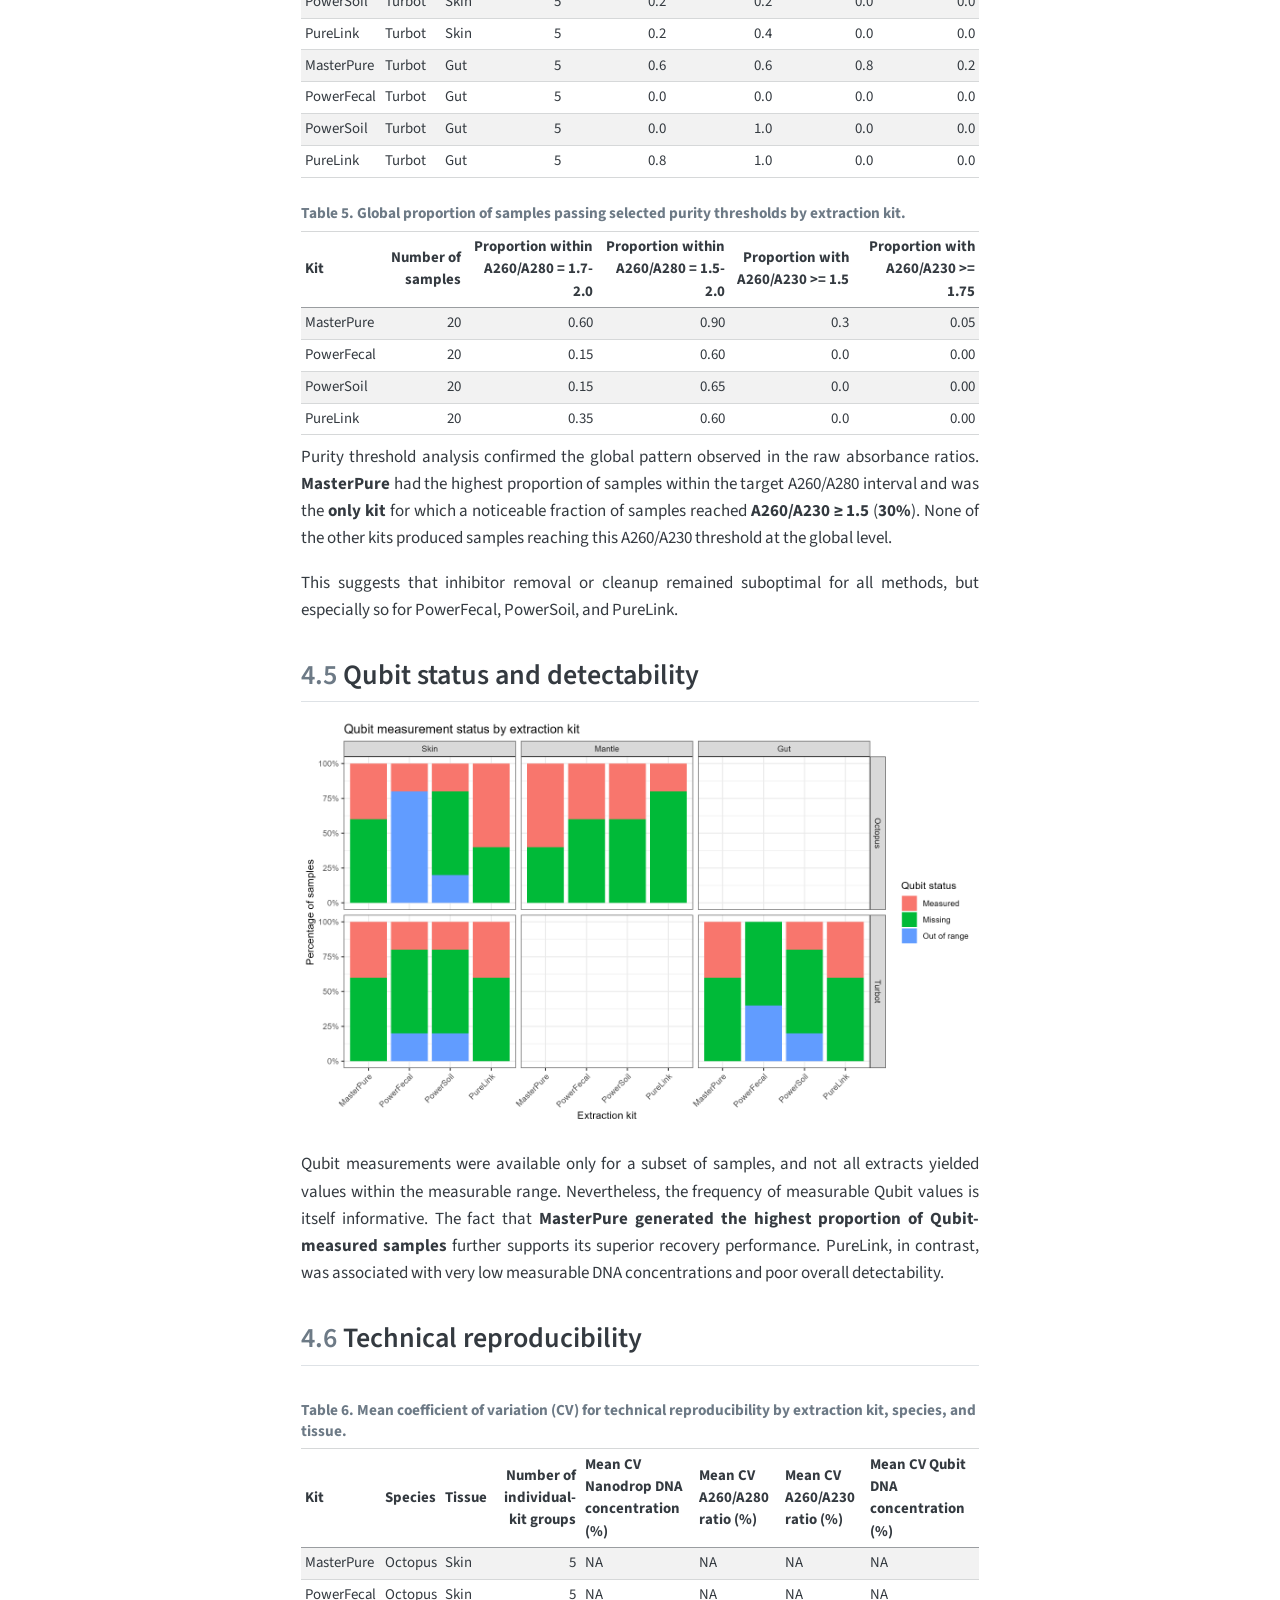
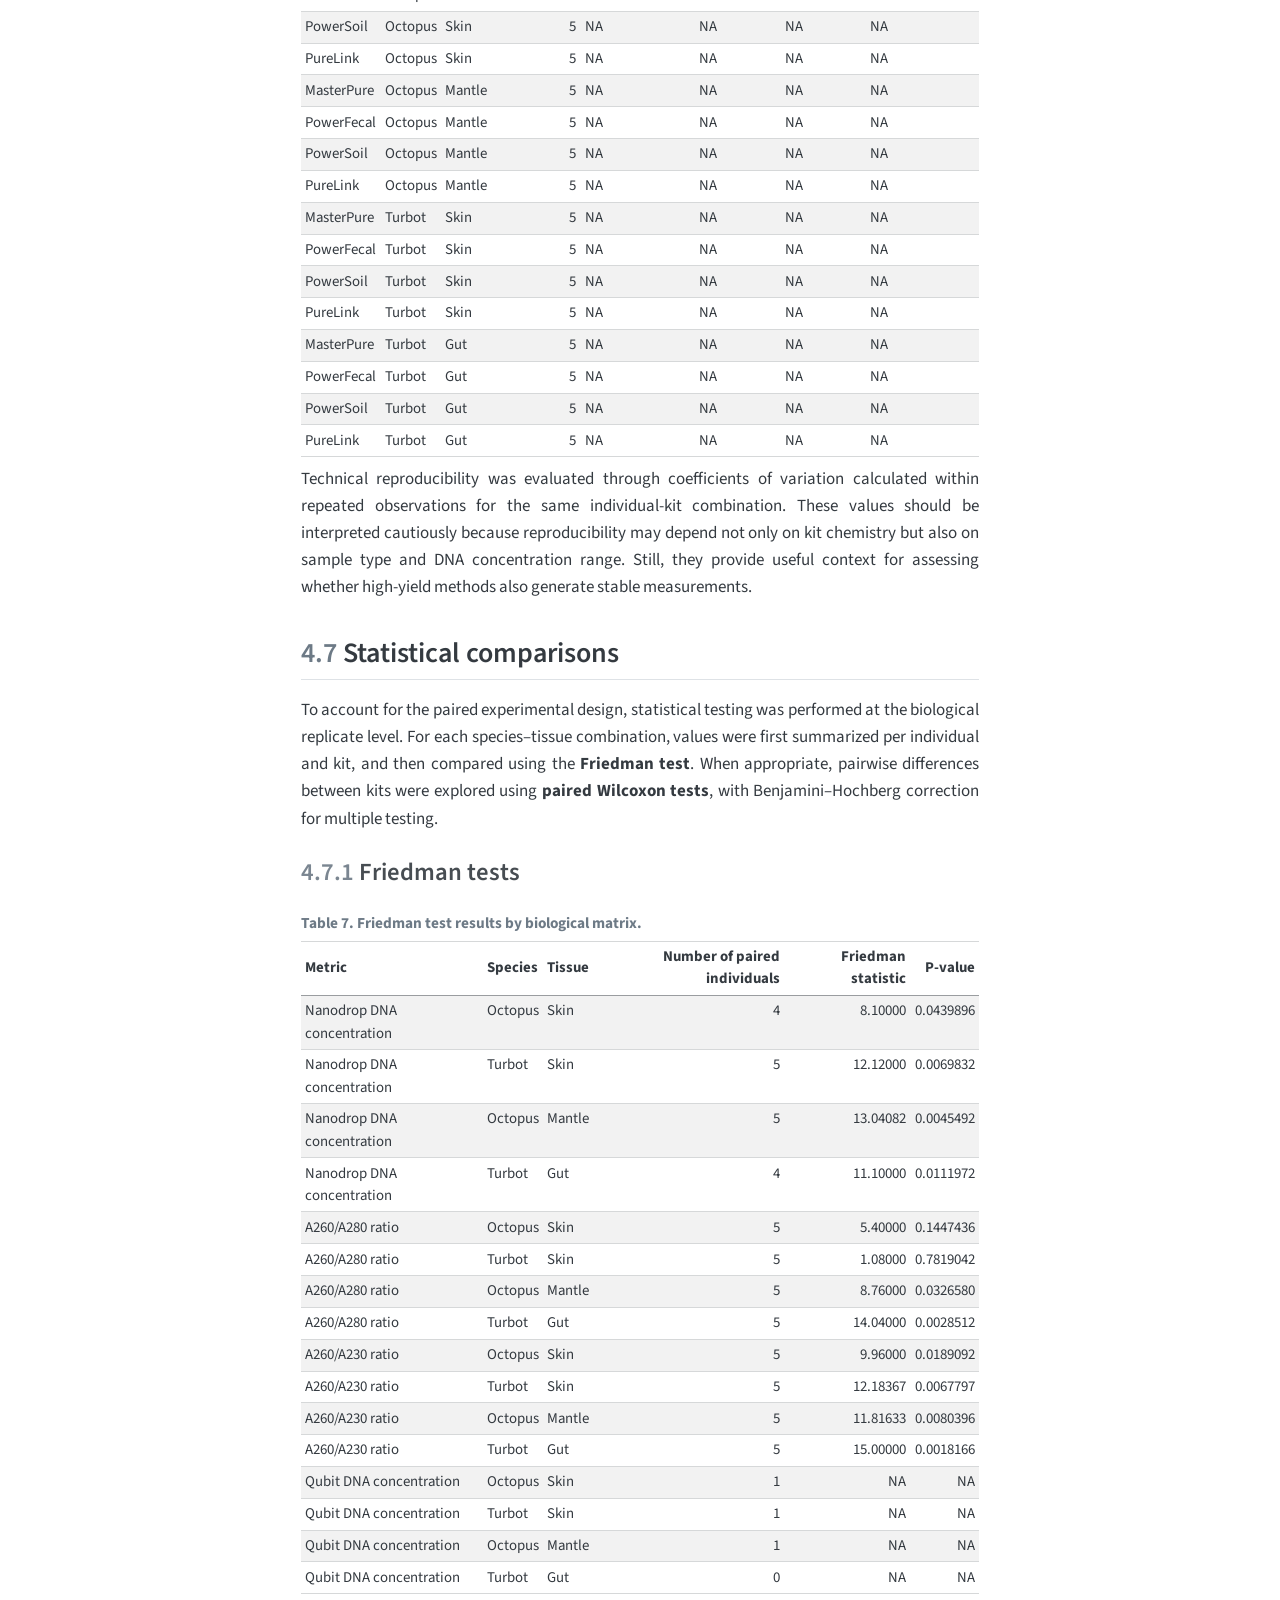
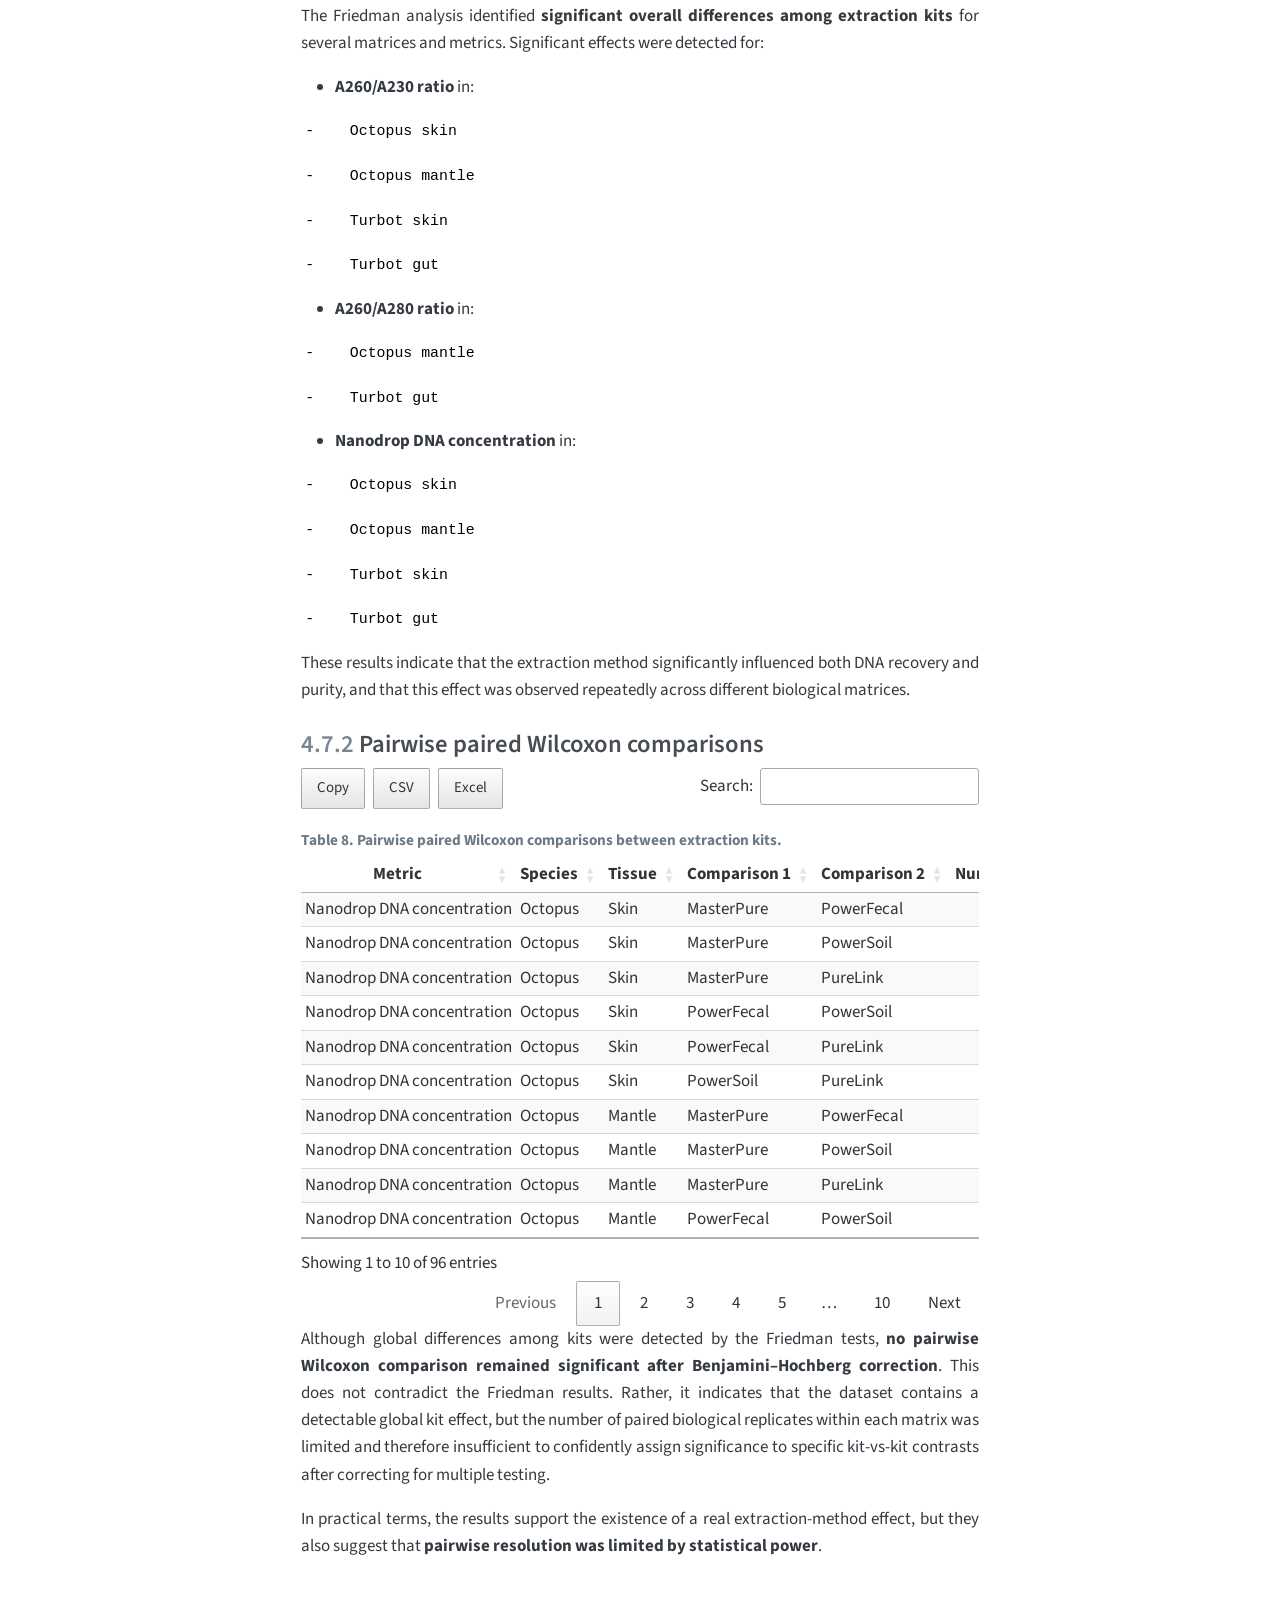
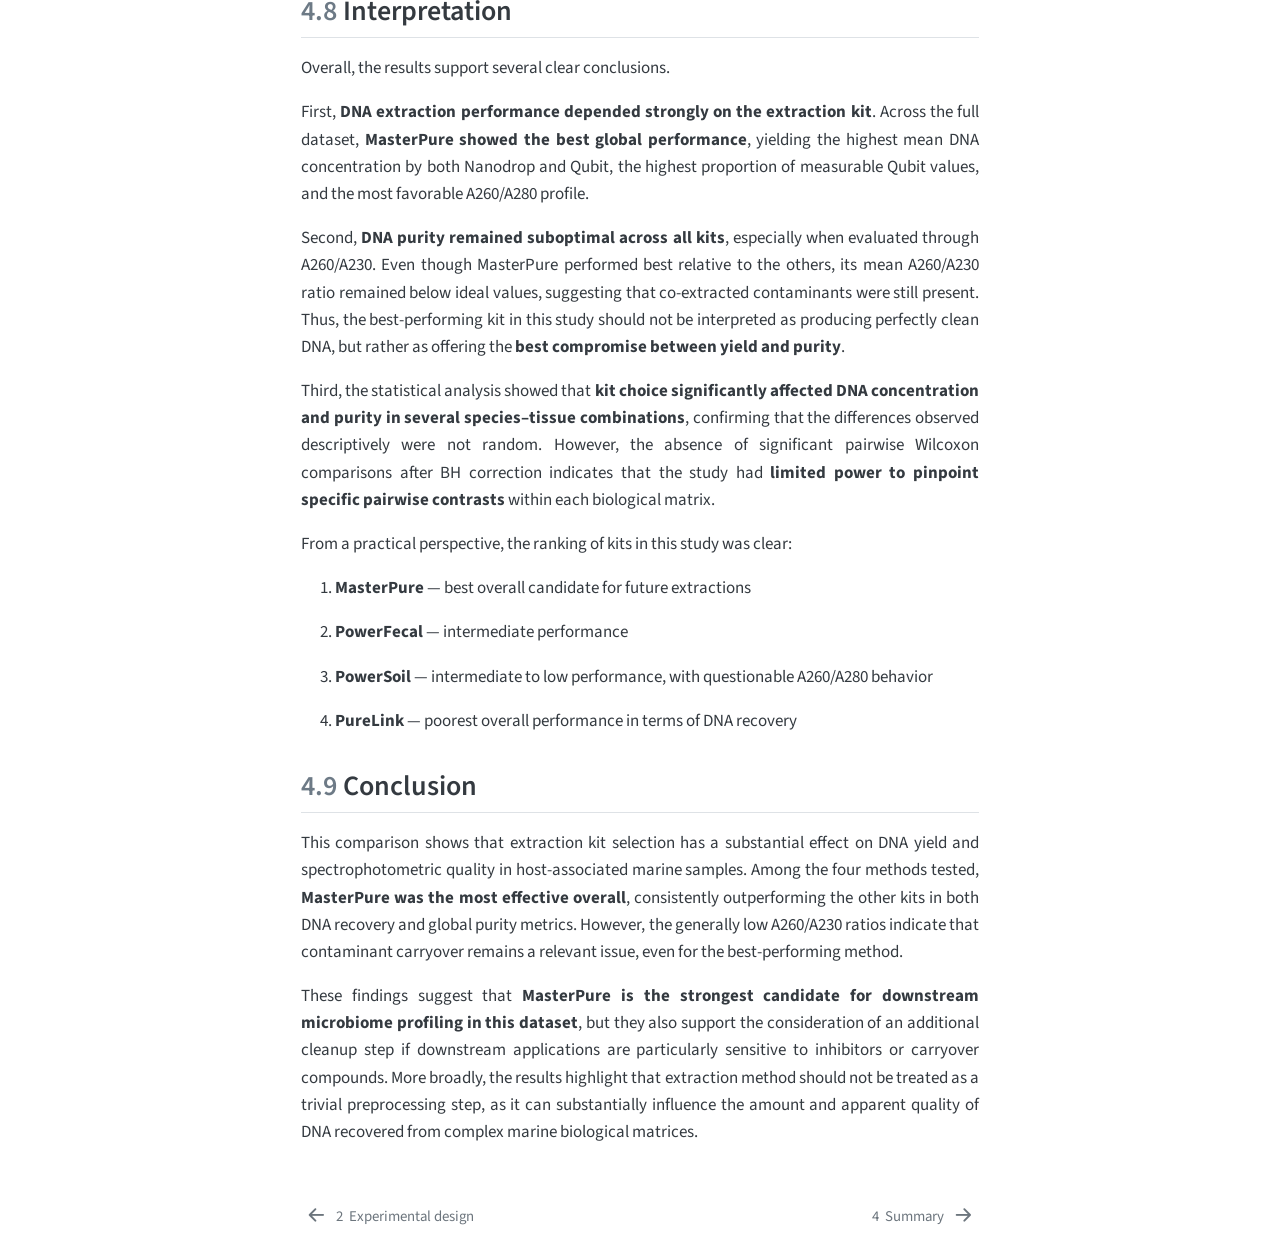
<file: docs/dna_extraction.html>
<!DOCTYPE html>
<html xmlns="http://www.w3.org/1999/xhtml" lang="en" xml:lang="en"><head>

<meta charset="utf-8">
<meta name="generator" content="quarto-1.8.27">

<meta name="viewport" content="width=device-width, initial-scale=1.0, user-scalable=yes">

<meta name="author" content="Daniel Costas">
<meta name="dcterms.date" content="2026-04-11">

<title>3&nbsp; DNA extraction and quantification – Microbiome kits comparison</title>
<style>
code{white-space: pre-wrap;}
span.smallcaps{font-variant: small-caps;}
div.columns{display: flex; gap: min(4vw, 1.5em);}
div.column{flex: auto; overflow-x: auto;}
div.hanging-indent{margin-left: 1.5em; text-indent: -1.5em;}
ul.task-list{list-style: none;}
ul.task-list li input[type="checkbox"] {
  width: 0.8em;
  margin: 0 0.8em 0.2em -1em; /* quarto-specific, see https://github.com/quarto-dev/quarto-cli/issues/4556 */ 
  vertical-align: middle;
}
</style>


<script src="site_libs/quarto-nav/quarto-nav.js"></script>
<script src="site_libs/clipboard/clipboard.min.js"></script>
<script src="site_libs/quarto-search/autocomplete.umd.js"></script>
<script src="site_libs/quarto-search/fuse.min.js"></script>
<script src="site_libs/quarto-search/quarto-search.js"></script>
<meta name="quarto:offset" content="./">
<link href="./summary.html" rel="next">
<link href="./experimental_design.html" rel="prev">
<script src="site_libs/quarto-html/quarto.js" type="module"></script>
<script src="site_libs/quarto-html/tabsets/tabsets.js" type="module"></script>
<script src="site_libs/quarto-html/axe/axe-check.js" type="module"></script>
<script src="site_libs/quarto-html/popper.min.js"></script>
<script src="site_libs/quarto-html/tippy.umd.min.js"></script>
<script src="site_libs/quarto-html/anchor.min.js"></script>
<link href="site_libs/quarto-html/tippy.css" rel="stylesheet">
<link href="site_libs/quarto-html/quarto-syntax-highlighting-ed96de9b727972fe78a7b5d16c58bf87.css" rel="stylesheet" class="quarto-color-scheme" id="quarto-text-highlighting-styles">
<link href="site_libs/quarto-html/quarto-syntax-highlighting-dark-4d9afe2b8d18ee9fa5d0d57b5ed4214d.css" rel="stylesheet" class="quarto-color-scheme quarto-color-alternate" id="quarto-text-highlighting-styles">
<link href="site_libs/quarto-html/quarto-syntax-highlighting-ed96de9b727972fe78a7b5d16c58bf87.css" rel="stylesheet" class="quarto-color-scheme-extra" id="quarto-text-highlighting-styles">
<script src="site_libs/bootstrap/bootstrap.min.js"></script>
<link href="site_libs/bootstrap/bootstrap-icons.css" rel="stylesheet">
<link href="site_libs/bootstrap/bootstrap-0dd2bd5de344125cf763a379ddc3eb04.min.css" rel="stylesheet" append-hash="true" class="quarto-color-scheme" id="quarto-bootstrap" data-mode="light">
<link href="site_libs/bootstrap/bootstrap-dark-7e34ecb6a0e7991f0346b0751d4a7c3f.min.css" rel="stylesheet" append-hash="true" class="quarto-color-scheme quarto-color-alternate" id="quarto-bootstrap" data-mode="dark">
<link href="site_libs/bootstrap/bootstrap-0dd2bd5de344125cf763a379ddc3eb04.min.css" rel="stylesheet" append-hash="true" class="quarto-color-scheme-extra" id="quarto-bootstrap" data-mode="light">
<script id="quarto-search-options" type="application/json">{
  "location": "navbar",
  "copy-button": false,
  "collapse-after": 3,
  "panel-placement": "end",
  "type": "overlay",
  "limit": 50,
  "keyboard-shortcut": [
    "f",
    "/",
    "s"
  ],
  "language": {
    "search-no-results-text": "No results",
    "search-matching-documents-text": "matching documents",
    "search-copy-link-title": "Copy link to search",
    "search-hide-matches-text": "Hide additional matches",
    "search-more-match-text": "more match in this document",
    "search-more-matches-text": "more matches in this document",
    "search-clear-button-title": "Clear",
    "search-text-placeholder": "",
    "search-detached-cancel-button-title": "Cancel",
    "search-submit-button-title": "Submit",
    "search-label": "Search"
  }
}</script>
<link href="site_libs/htmltools-fill-0.5.9/fill.css" rel="stylesheet">
<script src="site_libs/htmlwidgets-1.6.4/htmlwidgets.js"></script>
<link href="site_libs/datatables-css-0.0.0/datatables-crosstalk.css" rel="stylesheet">
<script src="site_libs/datatables-binding-0.34.0/datatables.js"></script>
<script src="site_libs/jquery-3.6.0/jquery-3.6.0.min.js"></script>
<link href="site_libs/dt-core-1.13.6/css/jquery.dataTables.min.css" rel="stylesheet">
<link href="site_libs/dt-core-1.13.6/css/jquery.dataTables.extra.css" rel="stylesheet">
<script src="site_libs/dt-core-1.13.6/js/jquery.dataTables.min.js"></script>
<script src="site_libs/jszip-1.13.6/jszip.min.js"></script>
<link href="site_libs/dt-ext-buttons-1.13.6/css/buttons.dataTables.min.css" rel="stylesheet">
<script src="site_libs/dt-ext-buttons-1.13.6/js/dataTables.buttons.min.js"></script>
<script src="site_libs/dt-ext-buttons-1.13.6/js/buttons.html5.min.js"></script>
<script src="site_libs/dt-ext-buttons-1.13.6/js/buttons.colVis.min.js"></script>
<script src="site_libs/dt-ext-buttons-1.13.6/js/buttons.print.min.js"></script>
<link href="site_libs/crosstalk-1.2.2/css/crosstalk.min.css" rel="stylesheet">
<script src="site_libs/crosstalk-1.2.2/js/crosstalk.min.js"></script>
<script src="site_libs/kePrint-0.0.1/kePrint.js"></script>
<link href="site_libs/lightable-0.0.1/lightable.css" rel="stylesheet">


<link rel="stylesheet" href="styles.css">
</head>

<body class="nav-sidebar floating nav-fixed quarto-light"><script id="quarto-html-before-body" type="application/javascript">
    const toggleBodyColorMode = (bsSheetEl) => {
      const mode = bsSheetEl.getAttribute("data-mode");
      const bodyEl = window.document.querySelector("body");
      if (mode === "dark") {
        bodyEl.classList.add("quarto-dark");
        bodyEl.classList.remove("quarto-light");
      } else {
        bodyEl.classList.add("quarto-light");
        bodyEl.classList.remove("quarto-dark");
      }
    }
    const toggleBodyColorPrimary = () => {
      const bsSheetEl = window.document.querySelector("link#quarto-bootstrap:not([rel=disabled-stylesheet])");
      if (bsSheetEl) {
        toggleBodyColorMode(bsSheetEl);
      }
    }
    const setColorSchemeToggle = (alternate) => {
      const toggles = window.document.querySelectorAll('.quarto-color-scheme-toggle');
      for (let i=0; i < toggles.length; i++) {
        const toggle = toggles[i];
        if (toggle) {
          if (alternate) {
            toggle.classList.add("alternate");
          } else {
            toggle.classList.remove("alternate");
          }
        }
      }
    };
    const toggleColorMode = (alternate) => {
      // Switch the stylesheets
      const primaryStylesheets = window.document.querySelectorAll('link.quarto-color-scheme:not(.quarto-color-alternate)');
      const alternateStylesheets = window.document.querySelectorAll('link.quarto-color-scheme.quarto-color-alternate');
      manageTransitions('#quarto-margin-sidebar .nav-link', false);
      if (alternate) {
        // note: dark is layered on light, we don't disable primary!
        enableStylesheet(alternateStylesheets);
        for (const sheetNode of alternateStylesheets) {
          if (sheetNode.id === "quarto-bootstrap") {
            toggleBodyColorMode(sheetNode);
          }
        }
      } else {
        disableStylesheet(alternateStylesheets);
        enableStylesheet(primaryStylesheets)
        toggleBodyColorPrimary();
      }
      manageTransitions('#quarto-margin-sidebar .nav-link', true);
      // Switch the toggles
      setColorSchemeToggle(alternate)
      // Hack to workaround the fact that safari doesn't
      // properly recolor the scrollbar when toggling (#1455)
      if (navigator.userAgent.indexOf('Safari') > 0 && navigator.userAgent.indexOf('Chrome') == -1) {
        manageTransitions("body", false);
        window.scrollTo(0, 1);
        setTimeout(() => {
          window.scrollTo(0, 0);
          manageTransitions("body", true);
        }, 40);
      }
    }
    const disableStylesheet = (stylesheets) => {
      for (let i=0; i < stylesheets.length; i++) {
        const stylesheet = stylesheets[i];
        stylesheet.rel = 'disabled-stylesheet';
      }
    }
    const enableStylesheet = (stylesheets) => {
      for (let i=0; i < stylesheets.length; i++) {
        const stylesheet = stylesheets[i];
        if(stylesheet.rel !== 'stylesheet') { // for Chrome, which will still FOUC without this check
          stylesheet.rel = 'stylesheet';
        }
      }
    }
    const manageTransitions = (selector, allowTransitions) => {
      const els = window.document.querySelectorAll(selector);
      for (let i=0; i < els.length; i++) {
        const el = els[i];
        if (allowTransitions) {
          el.classList.remove('notransition');
        } else {
          el.classList.add('notransition');
        }
      }
    }
    const isFileUrl = () => {
      return window.location.protocol === 'file:';
    }
    const hasAlternateSentinel = () => {
      let styleSentinel = getColorSchemeSentinel();
      if (styleSentinel !== null) {
        return styleSentinel === "alternate";
      } else {
        return false;
      }
    }
    const setStyleSentinel = (alternate) => {
      const value = alternate ? "alternate" : "default";
      if (!isFileUrl()) {
        window.localStorage.setItem("quarto-color-scheme", value);
      } else {
        localAlternateSentinel = value;
      }
    }
    const getColorSchemeSentinel = () => {
      if (!isFileUrl()) {
        const storageValue = window.localStorage.getItem("quarto-color-scheme");
        return storageValue != null ? storageValue : localAlternateSentinel;
      } else {
        return localAlternateSentinel;
      }
    }
    const toggleGiscusIfUsed = (isAlternate, darkModeDefault) => {
      const baseTheme = document.querySelector('#giscus-base-theme')?.value ?? 'light';
      const alternateTheme = document.querySelector('#giscus-alt-theme')?.value ?? 'dark';
      let newTheme = '';
      if(authorPrefersDark) {
        newTheme = isAlternate ? baseTheme : alternateTheme;
      } else {
        newTheme = isAlternate ? alternateTheme : baseTheme;
      }
      const changeGiscusTheme = () => {
        // From: https://github.com/giscus/giscus/issues/336
        const sendMessage = (message) => {
          const iframe = document.querySelector('iframe.giscus-frame');
          if (!iframe) return;
          iframe.contentWindow.postMessage({ giscus: message }, 'https://giscus.app');
        }
        sendMessage({
          setConfig: {
            theme: newTheme
          }
        });
      }
      const isGiscussLoaded = window.document.querySelector('iframe.giscus-frame') !== null;
      if (isGiscussLoaded) {
        changeGiscusTheme();
      }
    };
    const authorPrefersDark = false;
    const queryPrefersDark = window.matchMedia('(prefers-color-scheme: dark)');
    const darkModeDefault = queryPrefersDark.matches;
      document.querySelector('link#quarto-text-highlighting-styles.quarto-color-scheme-extra').rel = 'disabled-stylesheet';
      document.querySelector('link#quarto-bootstrap.quarto-color-scheme-extra').rel = 'disabled-stylesheet';
    let localAlternateSentinel = darkModeDefault ? 'alternate' : 'default';
    // Dark / light mode switch
    window.quartoToggleColorScheme = () => {
      // Read the current dark / light value
      let toAlternate = !hasAlternateSentinel();
      toggleColorMode(toAlternate);
      setStyleSentinel(toAlternate);
      toggleGiscusIfUsed(toAlternate, darkModeDefault);
      window.dispatchEvent(new Event('resize'));
    };
    queryPrefersDark.addEventListener("change", e => {
      if(window.localStorage.getItem("quarto-color-scheme") !== null)
        return;
      const alternate = e.matches
      toggleColorMode(alternate);
      localAlternateSentinel = e.matches ? 'alternate' : 'default'; // this is used alongside local storage!
      toggleGiscusIfUsed(alternate, darkModeDefault);
    });
    // Switch to dark mode if need be
    if (hasAlternateSentinel()) {
      toggleColorMode(true);
    } else {
      toggleColorMode(false);
    }
  </script>

<div id="quarto-search-results"></div>
  <header id="quarto-header" class="headroom fixed-top">
    <nav class="navbar navbar-expand-lg " data-bs-theme="dark">
      <div class="navbar-container container-fluid">
      <div class="navbar-brand-container mx-auto">
    <a class="navbar-brand" href="./index.html">
    <span class="navbar-title">Microbiome kits comparison</span>
    </a>
  </div>
        <div class="quarto-navbar-tools tools-end">
  <a href="" class="quarto-color-scheme-toggle quarto-navigation-tool  px-1" onclick="window.quartoToggleColorScheme(); return false;" title="Toggle dark mode"><i class="bi"></i></a>
</div>
          <div id="quarto-search" class="" title="Search"></div>
      </div> <!-- /container-fluid -->
    </nav>
  <nav class="quarto-secondary-nav">
    <div class="container-fluid d-flex">
      <button type="button" class="quarto-btn-toggle btn" data-bs-toggle="collapse" role="button" data-bs-target=".quarto-sidebar-collapse-item" aria-controls="quarto-sidebar" aria-expanded="false" aria-label="Toggle sidebar navigation" onclick="if (window.quartoToggleHeadroom) { window.quartoToggleHeadroom(); }">
        <i class="bi bi-layout-text-sidebar-reverse"></i>
      </button>
        <nav class="quarto-page-breadcrumbs" aria-label="breadcrumb"><ol class="breadcrumb"><li class="breadcrumb-item"><a href="./dna_extraction.html"><span class="chapter-number">3</span>&nbsp; <span class="chapter-title">DNA extraction and quantification</span></a></li></ol></nav>
        <a class="flex-grow-1" role="navigation" data-bs-toggle="collapse" data-bs-target=".quarto-sidebar-collapse-item" aria-controls="quarto-sidebar" aria-expanded="false" aria-label="Toggle sidebar navigation" onclick="if (window.quartoToggleHeadroom) { window.quartoToggleHeadroom(); }">      
        </a>
    </div>
  </nav>
</header>
<!-- content -->
<div id="quarto-content" class="quarto-container page-columns page-rows-contents page-layout-article page-navbar">
<!-- sidebar -->
  <nav id="quarto-sidebar" class="sidebar collapse collapse-horizontal quarto-sidebar-collapse-item sidebar-navigation floating overflow-auto">
    <div class="sidebar-menu-container"> 
    <ul class="list-unstyled mt-1">
        <li class="sidebar-item">
  <div class="sidebar-item-container"> 
  <a href="./index.html" class="sidebar-item-text sidebar-link">
 <span class="menu-text">Preface</span></a>
  </div>
</li>
        <li class="sidebar-item">
  <div class="sidebar-item-container"> 
  <a href="./introduction.html" class="sidebar-item-text sidebar-link">
 <span class="menu-text"><span class="chapter-number">1</span>&nbsp; <span class="chapter-title">Introduction</span></span></a>
  </div>
</li>
        <li class="sidebar-item">
  <div class="sidebar-item-container"> 
  <a href="./experimental_design.html" class="sidebar-item-text sidebar-link">
 <span class="menu-text"><span class="chapter-number">2</span>&nbsp; <span class="chapter-title">Experimental design</span></span></a>
  </div>
</li>
        <li class="sidebar-item">
  <div class="sidebar-item-container"> 
  <a href="./dna_extraction.html" class="sidebar-item-text sidebar-link active">
 <span class="menu-text"><span class="chapter-number">3</span>&nbsp; <span class="chapter-title">DNA extraction and quantification</span></span></a>
  </div>
</li>
        <li class="sidebar-item">
  <div class="sidebar-item-container"> 
  <a href="./summary.html" class="sidebar-item-text sidebar-link">
 <span class="menu-text"><span class="chapter-number">4</span>&nbsp; <span class="chapter-title">Summary</span></span></a>
  </div>
</li>
        <li class="sidebar-item">
  <div class="sidebar-item-container"> 
  <a href="./references.html" class="sidebar-item-text sidebar-link">
 <span class="menu-text">References</span></a>
  </div>
</li>
    </ul>
    </div>
</nav>
<div id="quarto-sidebar-glass" class="quarto-sidebar-collapse-item" data-bs-toggle="collapse" data-bs-target=".quarto-sidebar-collapse-item"></div>
<!-- margin-sidebar -->
    <div id="quarto-margin-sidebar" class="sidebar margin-sidebar">
        <nav id="TOC" role="doc-toc" class="toc-active">
    <h2 id="toc-title">Table of contents</h2>
   
  <ul>
  <li><a href="#extraction-kits" id="toc-extraction-kits" class="nav-link active" data-scroll-target="#extraction-kits"><span class="header-section-number">3.1</span> Extraction kits</a></li>
  <li><a href="#dna-quantification" id="toc-dna-quantification" class="nav-link" data-scroll-target="#dna-quantification"><span class="header-section-number">3.2</span> DNA quantification</a></li>
  <li><a href="#results" id="toc-results" class="nav-link" data-scroll-target="#results"><span class="header-section-number">4</span> Results</a>
  <ul class="collapse">
  <li><a href="#overview-of-the-dataset" id="toc-overview-of-the-dataset" class="nav-link" data-scroll-target="#overview-of-the-dataset"><span class="header-section-number">4.1</span> Overview of the dataset</a></li>
  <li><a href="#global-performance-across-extraction-kits" id="toc-global-performance-across-extraction-kits" class="nav-link" data-scroll-target="#global-performance-across-extraction-kits"><span class="header-section-number">4.2</span> Global performance across extraction kits</a>
  <ul class="collapse">
  <li><a href="#summary-by-kit" id="toc-summary-by-kit" class="nav-link" data-scroll-target="#summary-by-kit"><span class="header-section-number">4.2.1</span> Summary by kit</a></li>
  <li><a href="#summary-by-kit-species-and-tissue" id="toc-summary-by-kit-species-and-tissue" class="nav-link" data-scroll-target="#summary-by-kit-species-and-tissue"><span class="header-section-number">4.2.2</span> Summary by kit, species, and tissue</a></li>
  </ul></li>
  <li><a href="#dna-concentration" id="toc-dna-concentration" class="nav-link" data-scroll-target="#dna-concentration"><span class="header-section-number">4.3</span> DNA concentration</a>
  <ul class="collapse">
  <li><a href="#nanodrop-concentration" id="toc-nanodrop-concentration" class="nav-link" data-scroll-target="#nanodrop-concentration"><span class="header-section-number">4.3.1</span> Nanodrop concentration</a></li>
  <li><a href="#qubit-concentration" id="toc-qubit-concentration" class="nav-link" data-scroll-target="#qubit-concentration"><span class="header-section-number">4.3.2</span> Qubit concentration</a></li>
  </ul></li>
  <li><a href="#dna-purity" id="toc-dna-purity" class="nav-link" data-scroll-target="#dna-purity"><span class="header-section-number">4.4</span> DNA purity</a>
  <ul class="collapse">
  <li><a href="#a260a280-ratio" id="toc-a260a280-ratio" class="nav-link" data-scroll-target="#a260a280-ratio"><span class="header-section-number">4.4.1</span> A260/A280 ratio</a></li>
  <li><a href="#a260a230-ratio" id="toc-a260a230-ratio" class="nav-link" data-scroll-target="#a260a230-ratio"><span class="header-section-number">4.4.2</span> A260/A230 ratio</a></li>
  <li><a href="#purity-thresholds" id="toc-purity-thresholds" class="nav-link" data-scroll-target="#purity-thresholds"><span class="header-section-number">4.4.3</span> Purity thresholds</a></li>
  </ul></li>
  <li><a href="#qubit-status-and-detectability" id="toc-qubit-status-and-detectability" class="nav-link" data-scroll-target="#qubit-status-and-detectability"><span class="header-section-number">4.5</span> Qubit status and detectability</a></li>
  <li><a href="#technical-reproducibility" id="toc-technical-reproducibility" class="nav-link" data-scroll-target="#technical-reproducibility"><span class="header-section-number">4.6</span> Technical reproducibility</a></li>
  <li><a href="#statistical-comparisons" id="toc-statistical-comparisons" class="nav-link" data-scroll-target="#statistical-comparisons"><span class="header-section-number">4.7</span> Statistical comparisons</a>
  <ul class="collapse">
  <li><a href="#friedman-tests" id="toc-friedman-tests" class="nav-link" data-scroll-target="#friedman-tests"><span class="header-section-number">4.7.1</span> Friedman tests</a></li>
  <li><a href="#pairwise-paired-wilcoxon-comparisons" id="toc-pairwise-paired-wilcoxon-comparisons" class="nav-link" data-scroll-target="#pairwise-paired-wilcoxon-comparisons"><span class="header-section-number">4.7.2</span> Pairwise paired Wilcoxon comparisons</a></li>
  </ul></li>
  <li><a href="#interpretation" id="toc-interpretation" class="nav-link" data-scroll-target="#interpretation"><span class="header-section-number">4.8</span> Interpretation</a></li>
  <li><a href="#conclusion" id="toc-conclusion" class="nav-link" data-scroll-target="#conclusion"><span class="header-section-number">4.9</span> Conclusion</a></li>
  </ul></li>
  </ul>
</nav>
    </div>
<!-- main -->
<main class="content" id="quarto-document-content">


<header id="title-block-header" class="quarto-title-block default">
<div class="quarto-title">
<h1 class="title"><span class="chapter-number">3</span>&nbsp; <span class="chapter-title">DNA extraction and quantification</span></h1>
</div>



<div class="quarto-title-meta">

    <div>
    <div class="quarto-title-meta-heading">Author</div>
    <div class="quarto-title-meta-contents">
             <p>Daniel Costas </p>
          </div>
  </div>
    
    <div>
    <div class="quarto-title-meta-heading">Published</div>
    <div class="quarto-title-meta-contents">
      <p class="date">April 11, 2026</p>
    </div>
  </div>
  
    
  </div>
  


</header>


<section id="extraction-kits" class="level2" data-number="3.1">
<h2 data-number="3.1" class="anchored" data-anchor-id="extraction-kits"><span class="header-section-number">3.1</span> Extraction kits</h2>
<p>Four commercially available DNA extraction kits were selected to evaluate their performance across host-associated marine samples from two species (<em>Octopus</em> and <em>Turbot</em>) and four biological matrices (octopus skin, octopus mantle, turbot skin, and turbot gut). The selected kits represent different lysis and purification chemistries, allowing comparison of enzymatic and mechanical approaches under the same experimental design.</p>
<ul>
<li><p><strong>MasterPure<sup>TM</sup> Complete DNA and RNA Purification Kit (# MC85200, Epicentre) + Pathogen Lysis Tubes S (# 19091, Qiagen)</strong><br>
This protocol combines chemical and enzymatic extraction with mechanical disruption through pathogen lysis tubes. It is intended to recover nucleic acids from challenging biological matrices and is widely used in microbiological applications requiring relatively high DNA yield.</p></li>
<li><p><strong>QIAamp® PowerFecal® Pro DNA Kit (# 51804, Qiagen) = PowerFecal kit</strong><br>
The protocol begins with mechano-chemical cell disruption through bead beating in lysis buffer. Inhibitor Removal Technology is then applied to remove substances that may interfere with downstream PCR applications. DNA is captured on a silica spin column, washed, and eluted.</p></li>
<li><p><strong>DNeasy® PowerSoil® Pro Kit (# 47014, Qiagen) = PowerSoil kit</strong><br>
This kit also relies on bead beating for cell disruption and incorporates inhibitor-removal steps intended to eliminate humic substances, proteins, and other compounds that may compromise downstream enzymatic reactions. DNA is purified using a silica membrane column.</p></li>
<li><p><strong>PureLink Genomic DNA Mini Kit (# K182002, Invitrogen) = PureLink kit</strong><br>
Multiple protocols are available for this kit. In this study, the Gram-Positive Bacterial Cell Lysate protocol was applied to all samples. Lysis is achieved through a combination of heat and enzymatic treatment (lysozyme and proteinase K), followed by cleanup and silica-column purification.</p></li>
</ul>
<p>The inclusion of kits with different lysis strategies was particularly relevant for this study because marine host-associated matrices may differ widely in mucus content, biomass, inhibitor load, and microbial composition, all of which can influence DNA recovery and purity.</p>
</section>
<section id="dna-quantification" class="level2" data-number="3.2">
<h2 data-number="3.2" class="anchored" data-anchor-id="dna-quantification"><span class="header-section-number">3.2</span> DNA quantification</h2>
<p>DNA concentration and purity were assessed using two complementary methods:</p>
<ul>
<li><strong>Nanodrop spectrophotometry</strong>, which provides an estimate of total nucleic acid concentration together with the absorbance ratios <strong>A260/A280</strong> and <strong>A260/A230</strong></li>
<li><strong>Qubit dsDNA High Sensitivity Assay (Thermo Fisher Scientific)</strong>, which provides fluorometric quantification of double-stranded DNA and is less affected by contaminants than spectrophotometric measurements</li>
</ul>
<p>Nanodrop measurements were available for the full dataset, whereas Qubit measurements were only available for a subset of samples. Some samples were recorded as <em>out of range</em> or could not be quantified, which is informative in itself because it reflects low DNA concentration or low assay detectability.</p>
<p>In the downstream analysis, Nanodrop concentrations lower than or equal to zero were treated as non-informative for quantitative comparisons. Statistical analyses were conducted on paired biological replicates, since each individual sample was processed with all extraction kits.</p>
</section>
<section id="results" class="level1" data-number="4">
<h1 data-number="4"><span class="header-section-number">4</span> Results</h1>
<section id="overview-of-the-dataset" class="level2" data-number="4.1">
<h2 data-number="4.1" class="anchored" data-anchor-id="overview-of-the-dataset"><span class="header-section-number">4.1</span> Overview of the dataset</h2>
<p>The dataset comprised <strong>80 extraction outcomes</strong> in total, corresponding to <strong>20 samples per kit</strong> across four extraction kits. The study included two host species (<em>Octopus</em> and <em>Turbot</em>) and four biological matrices: octopus skin, octopus mantle, turbot skin, and turbot gut. Each biological sample was processed with all extraction kits, enabling a paired comparison framework.</p>
<div class="cell">
<div class="cell-output-display">
<div class="datatables html-widget html-fill-item" id="htmlwidget-384ea12a580a5d4510ce" style="width:100%;height:auto;"></div>
<script type="application/json" data-for="htmlwidget-384ea12a580a5d4510ce">{"x":{"filter":"none","vertical":false,"extensions":["Buttons"],"caption":"<caption style=\"caption-side: top; text-align: left;\">Table 1. Analysis-ready DNA quantification dataset.<\/caption>","data":[["P1M1","P1M3","P1M4","P1M2","P2M1","P2M3","P2M4","P2M2","P3M1","P3M3","P3M4","P3M2","P4M1","P4M3","P4M4","P4M2","P5M1","P5M3","P5M4","P5M2","P1I1","P1I3","P1I4","P1I2","P2I1","P2I3","P2I4","P2I2","P3I1","P3I3","P3I4","P3I2","P4I1","P4I3","P4I4","P4I2","P5I1","P5I3","P5I4","P5I2","R1M1","R1M3","R1M4","R1M2","R2M1","R2M3","R2M4","R2M2","R3M1","R3M3","R3M4","R3M2","R4M1","R4M3","R4M4","R4M2","R5M1","R5M3","R5M4","R5M2","R1I1","R1I3","R1I4","R1I2","R2I1","R2I3","R2I4","R2I2","R3I1","R3I3","R3I4","R3I2","R4I1","R4I3","R4I4","R4I2","R5I1","R5I3","R5I4","R5I2"],["O1","O3","O4","O2","O5","O7","O8","O6","O9","O11","O12","O10","O13","O15","O16","O14","O17","O19","O20","O18","O21","O23","O24","O22","O25","O27","O28","O26","O29","O31","O32","O30","O33","O35","O36","O34","O37","O39","O40","O38","T1","T3","T4","T2","T5","T7","T8","T6","T9","T11","T12","T10","T13","T15","T16","T14","T17","T19","T20","T18","T21","T23","T24","T22","T25","T27","T28","T26","T29","T31","T32","T30","T33","T35","T36","T34","T37","T39","T40","T38"],["Octopus","Octopus","Octopus","Octopus","Octopus","Octopus","Octopus","Octopus","Octopus","Octopus","Octopus","Octopus","Octopus","Octopus","Octopus","Octopus","Octopus","Octopus","Octopus","Octopus","Octopus","Octopus","Octopus","Octopus","Octopus","Octopus","Octopus","Octopus","Octopus","Octopus","Octopus","Octopus","Octopus","Octopus","Octopus","Octopus","Octopus","Octopus","Octopus","Octopus","Turbot","Turbot","Turbot","Turbot","Turbot","Turbot","Turbot","Turbot","Turbot","Turbot","Turbot","Turbot","Turbot","Turbot","Turbot","Turbot","Turbot","Turbot","Turbot","Turbot","Turbot","Turbot","Turbot","Turbot","Turbot","Turbot","Turbot","Turbot","Turbot","Turbot","Turbot","Turbot","Turbot","Turbot","Turbot","Turbot","Turbot","Turbot","Turbot","Turbot"],[1,1,1,1,2,2,2,2,3,3,3,3,4,4,4,4,5,5,5,5,1,1,1,1,2,2,2,2,3,3,3,3,4,4,4,4,5,5,5,5,1,1,1,1,2,2,2,2,3,3,3,3,4,4,4,4,5,5,5,5,1,1,1,1,2,2,2,2,3,3,3,3,4,4,4,4,5,5,5,5],[1,3,4,2,1,3,4,2,1,3,4,2,1,3,4,2,1,3,4,2,1,3,4,2,1,3,4,2,1,3,4,2,1,3,4,2,1,3,4,2,1,3,4,2,1,3,4,2,1,3,4,2,1,3,4,2,1,3,4,2,1,3,4,2,1,3,4,2,1,3,4,2,1,3,4,2,1,3,4,2],["Skin","Skin","Skin","Skin","Skin","Skin","Skin","Skin","Skin","Skin","Skin","Skin","Skin","Skin","Skin","Skin","Skin","Skin","Skin","Skin","Mantle","Mantle","Mantle","Mantle","Mantle","Mantle","Mantle","Mantle","Mantle","Mantle","Mantle","Mantle","Mantle","Mantle","Mantle","Mantle","Mantle","Mantle","Mantle","Mantle","Skin","Skin","Skin","Skin","Skin","Skin","Skin","Skin","Skin","Skin","Skin","Skin","Skin","Skin","Skin","Skin","Skin","Skin","Skin","Skin","Gut","Gut","Gut","Gut","Gut","Gut","Gut","Gut","Gut","Gut","Gut","Gut","Gut","Gut","Gut","Gut","Gut","Gut","Gut","Gut"],["2025-11-10","2025-11-18","2025-11-26","2025-11-28","2025-11-12","2025-11-18","2025-11-26","2025-11-28","2025-11-12","2025-11-18","2025-11-26","2025-12-01","2025-11-12","2025-11-18","2025-11-26","2025-12-01","2025-11-12","2025-11-19","2025-11-26","2025-12-01","2025-11-10","2025-11-19","2025-11-25","2025-11-28","2025-11-12","2025-11-19","2025-11-25","2025-11-28","2025-11-12","2025-11-19","2026-11-26","2025-12-01","2025-11-12","2025-11-20","2025-11-26","2025-12-01","2025-11-12","2025-11-20","2025-11-26","2025-12-01","2025-11-10","2025-11-20","2025-11-24","2025-12-01","2025-11-13","2025-11-20","2025-11-25","2025-12-01","2025-11-13","2025-11-21","2025-11-25","2025-12-02","2025-11-13","2025-11-21","2025-11-25","2025-12-02","2025-11-13","2025-11-21","2025-11-25","2025-12-02","2025-11-10","2025-11-21","2025-11-24","2025-12-02","2025-11-13","2025-11-21","2025-11-24","2025-12-02","2025-11-13","2025-11-21","2025-11-24","2025-12-02","2025-11-13","2025-11-21","2025-11-24","2025-12-02","2025-11-13","2025-11-21","2025-11-24","2025-12-02"],["MasterPure","PowerFecal","PowerSoil","PureLink","MasterPure","PowerFecal","PowerSoil","PureLink","MasterPure","PowerFecal","PowerSoil","PureLink","MasterPure","PowerFecal","PowerSoil","PureLink","MasterPure","PowerFecal","PowerSoil","PureLink","MasterPure","PowerFecal","PowerSoil","PureLink","MasterPure","PowerFecal","PowerSoil","PureLink","MasterPure","PowerFecal","PowerSoil","PureLink","MasterPure","PowerFecal","PowerSoil","PureLink","MasterPure","PowerFecal","PowerSoil","PureLink","MasterPure","PowerFecal","PowerSoil","PureLink","MasterPure","PowerFecal","PowerSoil","PureLink","MasterPure","PowerFecal","PowerSoil","PureLink","MasterPure","PowerFecal","PowerSoil","PureLink","MasterPure","PowerFecal","PowerSoil","PureLink","MasterPure","PowerFecal","PowerSoil","PureLink","MasterPure","PowerFecal","PowerSoil","PureLink","MasterPure","PowerFecal","PowerSoil","PureLink","MasterPure","PowerFecal","PowerSoil","PureLink","MasterPure","PowerFecal","PowerSoil","PureLink"],[30.6,0.51,18.8,5.6,31.999,-3.538,0.5,6,15.713,10.391,2.5,1.5,15.39,3.094,27.4,1,29.214,3.3,10.4,5.6,170.1,140.4,121.4,7.4,169.98,199,20.1,7.8,152.6,28.4,28.4,1.7,71.48999999999999,168.6,27.1,5.6,431.1,55.7,21,1.6,31.9,18.7,6,0.3,16.72,11.2,1,0.6,23.02,46.6,1.4,6.1,18.89,19.28,2.1,6.1,20.156,9.289999999999999,2.3,6.7,186.1,1.79,36.1,5.8,255.33,1.76,6.4,9.300000000000001,188.636,-0.5,54.5,8.6,58.45,0.97,15.9,8.199999999999999,301.281,0.08,49.2,7.3],[1.65,1.982,1.54,1.7,1.693,2.938,4.81,1.69,1.785,1.54,1.33,0.63,1.847,1.3,1.54,0.57,1.83,1.23,1.41,0.96,1.83,1.79,1.89,1.78,1.87,1.68,1.89,1.66,1.89,1.71,1.51,0.75,1.81,1.54,1.58,1.59,1.67,1.58,1.61,0.8100000000000001,1.81,1.59,1.93,0.77,1.68,1.62,-1.56,0.53,1.72,1.55,2.83,1.73,1.61,1.56,21.21,2.03,1.54,1.58,-5.01,1.5,2.02,1.08,1.53,1.71,1.937,1.25,1.61,1.54,1.99,0.35,1.56,1.88,1.91,0.72,1.53,1.85,2.002,-2.08,1.51,1.76],[0.5600000000000001,0.19,0.15,0.48,0.77,-0.06,0,0.51,0.644,0.299,0.02,0.15,0.6889999999999999,0.045,0.24,0.12,0.93,0.01,0.4,0.21,1.4,0.23,0.27,0.58,1.62,0.25,0.27,0.58,1.52,0.06,0.2,0.35,1.16,0.41,0.61,0.95,1,0.23,0.23,0.2,0.72,0.1,0.01,-0.18,0.58,0.3,0,0.1,0.844,0.27,0.01,0.49,0.664,0.52,0,0.52,0.625,0.2,0,0.42,1.71,0.18,0.45,0.48,1.619,0.05,0.2,0.46,1.61,0,0.13,0.6,1.36,0.02,0.43,0.58,1.767,0.01,0.47,0.52],[null,"Out of range",null,null,null,"Out of range",null,null,"1.74","Out of range","Out of range","0.21",null,"Out of range",null,"0.746","30.2","0.42899999999999999","6.8000000000000005E-2","0.78","43.9","42.7","45.4","0.78",null,null,null,null,null,null,null,null,"29.8","4.8099999999999996","3.95",null,"10",null,null,null,null,null,null,null,null,null,null,null,"3.67","Out of range","Out of range","0.46",null,null,null,null,"4.32","0.18","0.115","0.33",null,null,null,null,"33.6","Out of range","Out of range","0.121",null,null,null,null,"24.4","Out of range","5.0999999999999997E-2","0.28899999999999998",null,null,null,null],["Y","N","Y","N","Y","N","N","N","Y","Y","N","N","Y","N","Y","N","Y","N","Y","N","Y","Y","Y","N","Y","Y","Y","N","Y","Y","Y","N","Y","Y","Y","N","Y","Y","Y","N","Y","Y","Y","N","Y","Y","N","N","Y","Y","N","N","Y","Y","N","N","Y","N","N","N","Y","N","Y","N","Y","N","Y","N","Y","N","Y","N","Y","N","Y","N","Y","N","Y","N"],[null,"Out of range",null,null,null,"Out of range",null,null,"1.74","Out of range","Out of range","0.21",null,"Out of range",null,"0.746","30.2","0.42899999999999999","6.8000000000000005E-2","0.78","43.9","42.7","45.4","0.78",null,null,null,null,null,null,null,null,"29.8","4.8099999999999996","3.95",null,"10",null,null,null,null,null,null,null,null,null,null,null,"3.67","Out of range","Out of range","0.46",null,null,null,null,"4.32","0.18","0.115","0.33",null,null,null,null,"33.6","Out of range","Out of range","0.121",null,null,null,null,"24.4","Out of range","5.0999999999999997E-2","0.28899999999999998",null,null,null,null],["Missing","Out of range","Missing","Missing","Missing","Out of range","Missing","Missing","Measured","Out of range","Out of range","Measured","Missing","Out of range","Missing","Measured","Measured","Measured","Measured","Measured","Measured","Measured","Measured","Measured","Missing","Missing","Missing","Missing","Missing","Missing","Missing","Missing","Measured","Measured","Measured","Missing","Measured","Missing","Missing","Missing","Missing","Missing","Missing","Missing","Missing","Missing","Missing","Missing","Measured","Out of range","Out of range","Measured","Missing","Missing","Missing","Missing","Measured","Measured","Measured","Measured","Missing","Missing","Missing","Missing","Measured","Out of range","Out of range","Measured","Missing","Missing","Missing","Missing","Measured","Out of range","Measured","Measured","Missing","Missing","Missing","Missing"],[null,null,null,null,null,null,null,null,1.74,null,null,0.21,null,null,null,0.746,30.2,0.429,0.068,0.78,43.9,42.7,45.4,0.78,null,null,null,null,null,null,null,null,29.8,4.81,3.95,null,10,null,null,null,null,null,null,null,null,null,null,null,3.67,null,null,0.46,null,null,null,null,4.32,0.18,0.115,0.33,null,null,null,null,33.6,null,null,0.121,null,null,null,null,24.4,null,0.051,0.289,null,null,null,null],[null,0,null,null,null,0,null,null,1.74,0,0,0.21,null,0,null,0.746,30.2,0.429,0.068,0.78,43.9,42.7,45.4,0.78,null,null,null,null,null,null,null,null,29.8,4.81,3.95,null,10,null,null,null,null,null,null,null,null,null,null,null,3.67,0,0,0.46,null,null,null,null,4.32,0.18,0.115,0.33,null,null,null,null,33.6,0,0,0.121,null,null,null,null,24.4,0,0.051,0.289,null,null,null,null],[false,true,false,true,false,false,false,false,true,false,false,false,true,false,false,false,true,false,false,false,true,true,true,true,true,false,true,false,true,true,false,false,true,false,false,false,false,false,false,false,true,false,true,false,false,false,false,false,true,false,false,true,false,false,false,false,false,false,false,false,false,false,false,true,true,false,false,false,true,false,false,true,true,false,false,true,false,false,false,true],[true,true,true,true,true,false,false,true,true,true,false,false,true,false,true,false,true,false,false,false,true,true,true,true,true,true,true,true,true,true,true,false,true,true,true,true,true,true,true,false,true,true,true,false,true,true,false,false,true,true,false,true,true,true,false,false,true,true,false,true,false,false,true,true,true,false,true,true,true,false,true,true,true,false,true,true,false,false,true,true],[false,false,false,false,false,false,false,false,false,false,false,false,false,false,false,false,false,false,false,false,false,false,false,false,true,false,false,false,true,false,false,false,false,false,false,false,false,false,false,false,false,false,false,false,false,false,false,false,false,false,false,false,false,false,false,false,false,false,false,false,true,false,false,false,true,false,false,false,true,false,false,false,false,false,false,false,true,false,false,false],[false,false,false,false,false,false,false,false,false,false,false,false,false,false,false,false,false,false,false,false,false,false,false,false,false,false,false,false,false,false,false,false,false,false,false,false,false,false,false,false,false,false,false,false,false,false,false,false,false,false,false,false,false,false,false,false,false,false,false,false,false,false,false,false,false,false,false,false,false,false,false,false,false,false,false,false,true,false,false,false],[true,false,true,false,true,false,false,false,true,true,false,false,true,false,true,false,true,false,true,false,true,true,true,false,true,true,true,false,true,true,true,false,true,true,true,false,true,true,true,false,true,true,true,false,true,true,false,false,true,true,false,false,true,true,false,false,true,false,false,false,true,false,true,false,true,false,true,false,true,false,true,false,true,false,true,false,true,false,true,false],[30.6,0.51,18.8,5.6,31.999,null,0.5,6,15.713,10.391,2.5,1.5,15.39,3.094,27.4,1,29.214,3.3,10.4,5.6,170.1,140.4,121.4,7.4,169.98,199,20.1,7.8,152.6,28.4,28.4,1.7,71.48999999999999,168.6,27.1,5.6,431.1,55.7,21,1.6,31.9,18.7,6,0.3,16.72,11.2,1,0.6,23.02,46.6,1.4,6.1,18.89,19.28,2.1,6.1,20.156,9.289999999999999,2.3,6.7,186.1,1.79,36.1,5.8,255.33,1.76,6.4,9.300000000000001,188.636,null,54.5,8.6,58.45,0.97,15.9,8.199999999999999,301.281,0.08,49.2,7.3],[false,false,false,false,false,true,false,false,false,false,false,false,false,false,false,false,false,false,false,false,false,false,false,false,false,false,false,false,false,false,false,false,false,false,false,false,false,false,false,false,false,false,false,false,false,false,false,false,false,false,false,false,false,false,false,false,false,false,false,false,false,false,false,false,false,false,false,false,false,true,false,false,false,false,false,false,false,false,false,false],[false,false,false,false,false,false,false,false,false,false,false,false,false,false,false,false,false,false,false,false,false,false,false,false,false,false,false,false,false,false,false,false,false,false,false,false,false,false,false,false,false,false,false,false,false,false,true,false,false,false,false,false,false,false,false,false,false,false,true,false,false,false,false,false,false,false,false,false,false,false,false,false,false,false,false,false,false,true,false,false],[false,false,false,false,false,true,false,false,false,false,false,false,false,false,false,false,false,false,false,false,false,false,false,false,false,false,false,false,false,false,false,false,false,false,false,false,false,false,false,false,false,false,false,true,false,false,false,false,false,false,false,false,false,false,false,false,false,false,false,false,false,false,false,false,false,false,false,false,false,false,false,false,false,false,false,false,false,false,false,false],[false,true,false,false,false,true,false,false,true,true,true,true,false,true,false,true,true,true,true,true,true,true,true,true,false,false,false,false,false,false,false,false,true,true,true,false,true,false,false,false,false,false,false,false,false,false,false,false,true,true,true,true,false,false,false,false,true,true,true,true,false,false,false,false,true,true,true,true,false,false,false,false,true,true,true,true,false,false,false,false],[false,false,false,false,false,false,false,false,true,false,false,true,false,false,false,true,true,true,true,true,true,true,true,true,false,false,false,false,false,false,false,false,true,true,true,false,true,false,false,false,false,false,false,false,false,false,false,false,true,false,false,true,false,false,false,false,true,true,true,true,false,false,false,false,true,false,false,true,false,false,false,false,true,false,true,true,false,false,false,false]],"container":"<table class=\"display compact nowrap\">\n  <thead>\n    <tr>\n      <th>IIM ID<\/th>\n      <th>Novogene ID<\/th>\n      <th>Species<\/th>\n      <th>Individual<\/th>\n      <th>Swabbing<\/th>\n      <th>Tissue<\/th>\n      <th>Extraction date<\/th>\n      <th>Kit<\/th>\n      <th>[ng/µL] Nanodrop<\/th>\n      <th>Ratio 260/280<\/th>\n      <th>Ratio 260/230<\/th>\n      <th>[ng/µL] Qubit<\/th>\n      <th>Sequencing<\/th>\n      <th>Qubit_raw<\/th>\n      <th>Qubit_status<\/th>\n      <th>Qubit_ng_uL<\/th>\n      <th>Qubit_ng_uL_zero<\/th>\n      <th>pass_260_280_17_20<\/th>\n      <th>pass_260_280_15_20<\/th>\n      <th>pass_260_230_15<\/th>\n      <th>pass_260_230_175<\/th>\n      <th>sequencing_selected<\/th>\n      <th>Nanodrop_analysis<\/th>\n      <th>nanodrop_nonpositive_flag<\/th>\n      <th>ratio_260_280_invalid_flag<\/th>\n      <th>ratio_260_230_invalid_flag<\/th>\n      <th>qubit_detected_flag<\/th>\n      <th>qubit_measured_flag<\/th>\n    <\/tr>\n  <\/thead>\n<\/table>","options":{"pageLength":10,"scrollX":true,"autoWidth":true,"dom":"<'row'<'col-sm-6'B><'col-sm-6'f>>rtip","buttons":[{"extend":"copy","text":"Copy"},{"extend":"csv","text":"CSV"},{"extend":"excel","text":"Excel"}],"columnDefs":[{"className":"dt-right","targets":[3,4,8,9,10,15,16,22]},{"name":"IIM ID","targets":0},{"name":"Novogene ID","targets":1},{"name":"Species","targets":2},{"name":"Individual","targets":3},{"name":"Swabbing","targets":4},{"name":"Tissue","targets":5},{"name":"Extraction date","targets":6},{"name":"Kit","targets":7},{"name":"[ng/µL] Nanodrop","targets":8},{"name":"Ratio 260/280","targets":9},{"name":"Ratio 260/230","targets":10},{"name":"[ng/µL] Qubit","targets":11},{"name":"Sequencing","targets":12},{"name":"Qubit_raw","targets":13},{"name":"Qubit_status","targets":14},{"name":"Qubit_ng_uL","targets":15},{"name":"Qubit_ng_uL_zero","targets":16},{"name":"pass_260_280_17_20","targets":17},{"name":"pass_260_280_15_20","targets":18},{"name":"pass_260_230_15","targets":19},{"name":"pass_260_230_175","targets":20},{"name":"sequencing_selected","targets":21},{"name":"Nanodrop_analysis","targets":22},{"name":"nanodrop_nonpositive_flag","targets":23},{"name":"ratio_260_280_invalid_flag","targets":24},{"name":"ratio_260_230_invalid_flag","targets":25},{"name":"qubit_detected_flag","targets":26},{"name":"qubit_measured_flag","targets":27}],"order":[],"orderClasses":false}},"evals":[],"jsHooks":[]}</script>
</div>
</div>
<div class="table-note">
<p>Each biological replicate was extracted with all four kits. When present, repeated swabbings correspond to technical rows within the same biological sample.</p>
</div>
</section>
<section id="global-performance-across-extraction-kits" class="level2" data-number="4.2">
<h2 data-number="4.2" class="anchored" data-anchor-id="global-performance-across-extraction-kits"><span class="header-section-number">4.2</span> Global performance across extraction kits</h2>
<section id="summary-by-kit" class="level3" data-number="4.2.1">
<h3 data-number="4.2.1" class="anchored" data-anchor-id="summary-by-kit"><span class="header-section-number">4.2.1</span> Summary by kit</h3>
<div class="cell">
<div class="cell-output-display">
<table class="table caption-top table-sm table-striped small">
<caption>Table 2. DNA concentration and purity summary by extraction kit.</caption>
<thead>
<tr class="header">
<th style="text-align: left;" data-quarto-table-cell-role="th">Kit</th>
<th style="text-align: right;" data-quarto-table-cell-role="th">Number of samples</th>
<th style="text-align: right;" data-quarto-table-cell-role="th">Mean DNA concentration (Nanodrop, ng/µL)</th>
<th style="text-align: right;" data-quarto-table-cell-role="th">SD DNA concentration (Nanodrop, ng/µL)</th>
<th style="text-align: right;" data-quarto-table-cell-role="th">Median DNA concentration (Nanodrop, ng/µL)</th>
<th style="text-align: right;" data-quarto-table-cell-role="th">Minimum DNA concentration (Nanodrop, ng/µL)</th>
<th style="text-align: right;" data-quarto-table-cell-role="th">Maximum DNA concentration (Nanodrop, ng/µL)</th>
<th style="text-align: right;" data-quarto-table-cell-role="th">Mean A260/A280 ratio</th>
<th style="text-align: right;" data-quarto-table-cell-role="th">SD A260/A280 ratio</th>
<th style="text-align: right;" data-quarto-table-cell-role="th">Median A260/A280 ratio</th>
<th style="text-align: right;" data-quarto-table-cell-role="th">Mean A260/A230 ratio</th>
<th style="text-align: right;" data-quarto-table-cell-role="th">SD A260/A230 ratio</th>
<th style="text-align: right;" data-quarto-table-cell-role="th">Median A260/A230 ratio</th>
<th style="text-align: right;" data-quarto-table-cell-role="th">Qubit: number measured</th>
<th style="text-align: right;" data-quarto-table-cell-role="th">Qubit: number out of range</th>
<th style="text-align: right;" data-quarto-table-cell-role="th">Qubit: number missing</th>
<th style="text-align: right;" data-quarto-table-cell-role="th">Mean DNA concentration (Qubit, ng/µL)</th>
<th style="text-align: right;" data-quarto-table-cell-role="th">SD DNA concentration (Qubit, ng/µL)</th>
<th style="text-align: right;" data-quarto-table-cell-role="th">Median DNA concentration (Qubit, ng/µL)</th>
<th style="text-align: right;" data-quarto-table-cell-role="th">Minimum DNA concentration (Qubit, ng/µL)</th>
<th style="text-align: right;" data-quarto-table-cell-role="th">Maximum DNA concentration (Qubit, ng/µL)</th>
</tr>
</thead>
<tbody>
<tr class="odd">
<td style="text-align: left;">MasterPure</td>
<td style="text-align: right;">20</td>
<td style="text-align: right;">110.93345</td>
<td style="text-align: right;">117.30121</td>
<td style="text-align: right;">45.2245</td>
<td style="text-align: right;">15.39</td>
<td style="text-align: right;">431.1</td>
<td style="text-align: right;">1.8047</td>
<td style="text-align: right;">0.1354358</td>
<td style="text-align: right;">1.820</td>
<td style="text-align: right;">1.0896</td>
<td style="text-align: right;">0.4391739</td>
<td style="text-align: right;">0.965</td>
<td style="text-align: right;">9</td>
<td style="text-align: right;">0</td>
<td style="text-align: right;">11</td>
<td style="text-align: right;">20.18111</td>
<td style="text-align: right;">15.4970710</td>
<td style="text-align: right;">24.4000</td>
<td style="text-align: right;">1.740</td>
<td style="text-align: right;">43.90</td>
</tr>
<tr class="even">
<td style="text-align: left;">PowerFecal</td>
<td style="text-align: right;">20</td>
<td style="text-align: right;">39.94806</td>
<td style="text-align: right;">62.38570</td>
<td style="text-align: right;">10.7955</td>
<td style="text-align: right;">0.08</td>
<td style="text-align: right;">199.0</td>
<td style="text-align: right;">1.3255</td>
<td style="text-align: right;">0.9457791</td>
<td style="text-align: right;">1.555</td>
<td style="text-align: right;">0.1657</td>
<td style="text-align: right;">0.1523148</td>
<td style="text-align: right;">0.185</td>
<td style="text-align: right;">4</td>
<td style="text-align: right;">7</td>
<td style="text-align: right;">9</td>
<td style="text-align: right;">12.02975</td>
<td style="text-align: right;">20.5570993</td>
<td style="text-align: right;">2.6195</td>
<td style="text-align: right;">0.180</td>
<td style="text-align: right;">42.70</td>
</tr>
<tr class="odd">
<td style="text-align: left;">PowerSoil</td>
<td style="text-align: right;">20</td>
<td style="text-align: right;">22.62500</td>
<td style="text-align: right;">28.22981</td>
<td style="text-align: right;">17.3500</td>
<td style="text-align: right;">0.50</td>
<td style="text-align: right;">121.4</td>
<td style="text-align: right;">2.3125</td>
<td style="text-align: right;">4.8139883</td>
<td style="text-align: right;">1.550</td>
<td style="text-align: right;">0.2045</td>
<td style="text-align: right;">0.1892221</td>
<td style="text-align: right;">0.200</td>
<td style="text-align: right;">5</td>
<td style="text-align: right;">3</td>
<td style="text-align: right;">12</td>
<td style="text-align: right;">9.91680</td>
<td style="text-align: right;">19.9064584</td>
<td style="text-align: right;">0.1150</td>
<td style="text-align: right;">0.051</td>
<td style="text-align: right;">45.40</td>
</tr>
<tr class="even">
<td style="text-align: left;">PureLink</td>
<td style="text-align: right;">20</td>
<td style="text-align: right;">5.14000</td>
<td style="text-align: right;">2.90524</td>
<td style="text-align: right;">5.9000</td>
<td style="text-align: right;">0.30</td>
<td style="text-align: right;">9.3</td>
<td style="text-align: right;">1.3720</td>
<td style="text-align: right;">0.5130056</td>
<td style="text-align: right;">1.625</td>
<td style="text-align: right;">0.4060</td>
<td style="text-align: right;">0.2460937</td>
<td style="text-align: right;">0.480</td>
<td style="text-align: right;">8</td>
<td style="text-align: right;">0</td>
<td style="text-align: right;">12</td>
<td style="text-align: right;">0.46450</td>
<td style="text-align: right;">0.2699196</td>
<td style="text-align: right;">0.3950</td>
<td style="text-align: right;">0.121</td>
<td style="text-align: right;">0.78</td>
</tr>
</tbody>
</table>
</div>
</div>
<p>A clear ranking emerged from the global descriptive summary. <strong>MasterPure</strong> showed the best overall performance across all major indicators. It yielded the highest mean DNA concentration by Nanodrop (<strong>111 ng/µL</strong>) and also the highest mean Qubit concentration (<strong>20.2 ng/µL</strong>), indicating that its superior performance was not restricted to spectrophotometric estimates alone. In contrast, the remaining kits showed markedly lower values: <strong>PowerFecal</strong> yielded intermediate concentrations, <strong>PowerSoil</strong> performed below PowerFecal, and <strong>PureLink</strong> showed the weakest overall recovery.</p>
<p>MasterPure also achieved the highest proportion of Qubit-measured samples (<strong>45%</strong>), suggesting that it more frequently generated DNA amounts above the assay detection range. This result is consistent with its higher global yield and reinforces the idea that the kit recovered more measurable double-stranded DNA, not simply more absorbance signal.</p>
</section>
<section id="summary-by-kit-species-and-tissue" class="level3" data-number="4.2.2">
<h3 data-number="4.2.2" class="anchored" data-anchor-id="summary-by-kit-species-and-tissue"><span class="header-section-number">4.2.2</span> Summary by kit, species, and tissue</h3>
<div class="cell">
<div class="cell-output-display">
<table class="table caption-top table-sm table-striped small">
<caption>Table 3. DNA concentration and purity summary by extraction kit, species, and tissue.</caption>
<thead>
<tr class="header">
<th style="text-align: left;" data-quarto-table-cell-role="th">Kit</th>
<th style="text-align: left;" data-quarto-table-cell-role="th">Species</th>
<th style="text-align: left;" data-quarto-table-cell-role="th">Tissue</th>
<th style="text-align: right;" data-quarto-table-cell-role="th">Number of samples</th>
<th style="text-align: right;" data-quarto-table-cell-role="th">Mean DNA concentration (Nanodrop, ng/µL)</th>
<th style="text-align: right;" data-quarto-table-cell-role="th">SD DNA concentration (Nanodrop, ng/µL)</th>
<th style="text-align: right;" data-quarto-table-cell-role="th">Median DNA concentration (Nanodrop, ng/µL)</th>
<th style="text-align: right;" data-quarto-table-cell-role="th">Minimum DNA concentration (Nanodrop, ng/µL)</th>
<th style="text-align: right;" data-quarto-table-cell-role="th">Maximum DNA concentration (Nanodrop, ng/µL)</th>
<th style="text-align: right;" data-quarto-table-cell-role="th">Mean A260/A280 ratio</th>
<th style="text-align: right;" data-quarto-table-cell-role="th">SD A260/A280 ratio</th>
<th style="text-align: right;" data-quarto-table-cell-role="th">Median A260/A280 ratio</th>
<th style="text-align: right;" data-quarto-table-cell-role="th">Mean A260/A230 ratio</th>
<th style="text-align: right;" data-quarto-table-cell-role="th">SD A260/A230 ratio</th>
<th style="text-align: right;" data-quarto-table-cell-role="th">Median A260/A230 ratio</th>
<th style="text-align: right;" data-quarto-table-cell-role="th">Qubit: number measured</th>
<th style="text-align: right;" data-quarto-table-cell-role="th">Qubit: number out of range</th>
<th style="text-align: right;" data-quarto-table-cell-role="th">Qubit: number missing</th>
<th style="text-align: right;" data-quarto-table-cell-role="th">Mean DNA concentration (Qubit, ng/µL)</th>
<th style="text-align: right;" data-quarto-table-cell-role="th">SD DNA concentration (Qubit, ng/µL)</th>
<th style="text-align: right;" data-quarto-table-cell-role="th">Median DNA concentration (Qubit, ng/µL)</th>
</tr>
</thead>
<tbody>
<tr class="odd">
<td style="text-align: left;">MasterPure</td>
<td style="text-align: left;">Octopus</td>
<td style="text-align: left;">Skin</td>
<td style="text-align: right;">5</td>
<td style="text-align: right;">24.58320</td>
<td style="text-align: right;">8.3041504</td>
<td style="text-align: right;">29.214</td>
<td style="text-align: right;">15.39</td>
<td style="text-align: right;">31.999</td>
<td style="text-align: right;">1.7610</td>
<td style="text-align: right;">0.0861365</td>
<td style="text-align: right;">1.785</td>
<td style="text-align: right;">0.7186</td>
<td style="text-align: right;">0.1404699</td>
<td style="text-align: right;">0.689</td>
<td style="text-align: right;">2</td>
<td style="text-align: right;">0</td>
<td style="text-align: right;">3</td>
<td style="text-align: right;">15.9700000</td>
<td style="text-align: right;">20.1242590</td>
<td style="text-align: right;">15.970</td>
</tr>
<tr class="even">
<td style="text-align: left;">PowerFecal</td>
<td style="text-align: left;">Octopus</td>
<td style="text-align: left;">Skin</td>
<td style="text-align: right;">5</td>
<td style="text-align: right;">4.32375</td>
<td style="text-align: right;">4.2393616</td>
<td style="text-align: right;">3.197</td>
<td style="text-align: right;">0.51</td>
<td style="text-align: right;">10.391</td>
<td style="text-align: right;">1.7980</td>
<td style="text-align: right;">0.7018989</td>
<td style="text-align: right;">1.540</td>
<td style="text-align: right;">0.0968</td>
<td style="text-align: right;">0.1452367</td>
<td style="text-align: right;">0.045</td>
<td style="text-align: right;">1</td>
<td style="text-align: right;">4</td>
<td style="text-align: right;">0</td>
<td style="text-align: right;">0.4290000</td>
<td style="text-align: right;">NA</td>
<td style="text-align: right;">0.429</td>
</tr>
<tr class="odd">
<td style="text-align: left;">PowerSoil</td>
<td style="text-align: left;">Octopus</td>
<td style="text-align: left;">Skin</td>
<td style="text-align: right;">5</td>
<td style="text-align: right;">11.92000</td>
<td style="text-align: right;">11.2741740</td>
<td style="text-align: right;">10.400</td>
<td style="text-align: right;">0.50</td>
<td style="text-align: right;">27.400</td>
<td style="text-align: right;">2.1260</td>
<td style="text-align: right;">1.5030735</td>
<td style="text-align: right;">1.540</td>
<td style="text-align: right;">0.1620</td>
<td style="text-align: right;">0.1652876</td>
<td style="text-align: right;">0.150</td>
<td style="text-align: right;">1</td>
<td style="text-align: right;">1</td>
<td style="text-align: right;">3</td>
<td style="text-align: right;">0.0680000</td>
<td style="text-align: right;">NA</td>
<td style="text-align: right;">0.068</td>
</tr>
<tr class="even">
<td style="text-align: left;">PureLink</td>
<td style="text-align: left;">Octopus</td>
<td style="text-align: left;">Skin</td>
<td style="text-align: right;">5</td>
<td style="text-align: right;">3.94000</td>
<td style="text-align: right;">2.4673873</td>
<td style="text-align: right;">5.600</td>
<td style="text-align: right;">1.00</td>
<td style="text-align: right;">6.000</td>
<td style="text-align: right;">1.1100</td>
<td style="text-align: right;">0.5543014</td>
<td style="text-align: right;">0.960</td>
<td style="text-align: right;">0.2940</td>
<td style="text-align: right;">0.1866280</td>
<td style="text-align: right;">0.210</td>
<td style="text-align: right;">3</td>
<td style="text-align: right;">0</td>
<td style="text-align: right;">2</td>
<td style="text-align: right;">0.5786667</td>
<td style="text-align: right;">0.3197270</td>
<td style="text-align: right;">0.746</td>
</tr>
<tr class="odd">
<td style="text-align: left;">MasterPure</td>
<td style="text-align: left;">Octopus</td>
<td style="text-align: left;">Mantle</td>
<td style="text-align: right;">5</td>
<td style="text-align: right;">199.05400</td>
<td style="text-align: right;">135.9775036</td>
<td style="text-align: right;">169.980</td>
<td style="text-align: right;">71.49</td>
<td style="text-align: right;">431.100</td>
<td style="text-align: right;">1.8140</td>
<td style="text-align: right;">0.0864870</td>
<td style="text-align: right;">1.830</td>
<td style="text-align: right;">1.3400</td>
<td style="text-align: right;">0.2561250</td>
<td style="text-align: right;">1.400</td>
<td style="text-align: right;">3</td>
<td style="text-align: right;">0</td>
<td style="text-align: right;">2</td>
<td style="text-align: right;">27.9000000</td>
<td style="text-align: right;">17.0296800</td>
<td style="text-align: right;">29.800</td>
</tr>
<tr class="even">
<td style="text-align: left;">PowerFecal</td>
<td style="text-align: left;">Octopus</td>
<td style="text-align: left;">Mantle</td>
<td style="text-align: right;">5</td>
<td style="text-align: right;">118.42000</td>
<td style="text-align: right;">73.3683992</td>
<td style="text-align: right;">140.400</td>
<td style="text-align: right;">28.40</td>
<td style="text-align: right;">199.000</td>
<td style="text-align: right;">1.6600</td>
<td style="text-align: right;">0.1007472</td>
<td style="text-align: right;">1.680</td>
<td style="text-align: right;">0.2360</td>
<td style="text-align: right;">0.1240161</td>
<td style="text-align: right;">0.230</td>
<td style="text-align: right;">2</td>
<td style="text-align: right;">0</td>
<td style="text-align: right;">3</td>
<td style="text-align: right;">23.7550000</td>
<td style="text-align: right;">26.7922759</td>
<td style="text-align: right;">23.755</td>
</tr>
<tr class="odd">
<td style="text-align: left;">PowerSoil</td>
<td style="text-align: left;">Octopus</td>
<td style="text-align: left;">Mantle</td>
<td style="text-align: right;">5</td>
<td style="text-align: right;">43.60000</td>
<td style="text-align: right;">43.6438426</td>
<td style="text-align: right;">27.100</td>
<td style="text-align: right;">20.10</td>
<td style="text-align: right;">121.400</td>
<td style="text-align: right;">1.6960</td>
<td style="text-align: right;">0.1807761</td>
<td style="text-align: right;">1.610</td>
<td style="text-align: right;">0.3160</td>
<td style="text-align: right;">0.1669731</td>
<td style="text-align: right;">0.270</td>
<td style="text-align: right;">2</td>
<td style="text-align: right;">0</td>
<td style="text-align: right;">3</td>
<td style="text-align: right;">24.6750000</td>
<td style="text-align: right;">29.3095761</td>
<td style="text-align: right;">24.675</td>
</tr>
<tr class="even">
<td style="text-align: left;">PureLink</td>
<td style="text-align: left;">Octopus</td>
<td style="text-align: left;">Mantle</td>
<td style="text-align: right;">5</td>
<td style="text-align: right;">4.82000</td>
<td style="text-align: right;">3.0103156</td>
<td style="text-align: right;">5.600</td>
<td style="text-align: right;">1.60</td>
<td style="text-align: right;">7.800</td>
<td style="text-align: right;">1.3180</td>
<td style="text-align: right;">0.4962560</td>
<td style="text-align: right;">1.590</td>
<td style="text-align: right;">0.5320</td>
<td style="text-align: right;">0.2840246</td>
<td style="text-align: right;">0.580</td>
<td style="text-align: right;">1</td>
<td style="text-align: right;">0</td>
<td style="text-align: right;">4</td>
<td style="text-align: right;">0.7800000</td>
<td style="text-align: right;">NA</td>
<td style="text-align: right;">0.780</td>
</tr>
<tr class="odd">
<td style="text-align: left;">MasterPure</td>
<td style="text-align: left;">Turbot</td>
<td style="text-align: left;">Skin</td>
<td style="text-align: right;">5</td>
<td style="text-align: right;">22.13720</td>
<td style="text-align: right;">5.9141169</td>
<td style="text-align: right;">20.156</td>
<td style="text-align: right;">16.72</td>
<td style="text-align: right;">31.900</td>
<td style="text-align: right;">1.6720</td>
<td style="text-align: right;">0.1032957</td>
<td style="text-align: right;">1.680</td>
<td style="text-align: right;">0.6866</td>
<td style="text-align: right;">0.1019304</td>
<td style="text-align: right;">0.664</td>
<td style="text-align: right;">2</td>
<td style="text-align: right;">0</td>
<td style="text-align: right;">3</td>
<td style="text-align: right;">3.9950000</td>
<td style="text-align: right;">0.4596194</td>
<td style="text-align: right;">3.995</td>
</tr>
<tr class="even">
<td style="text-align: left;">PowerFecal</td>
<td style="text-align: left;">Turbot</td>
<td style="text-align: left;">Skin</td>
<td style="text-align: right;">5</td>
<td style="text-align: right;">21.01400</td>
<td style="text-align: right;">14.9730718</td>
<td style="text-align: right;">18.700</td>
<td style="text-align: right;">9.29</td>
<td style="text-align: right;">46.600</td>
<td style="text-align: right;">1.5800</td>
<td style="text-align: right;">0.0273861</td>
<td style="text-align: right;">1.580</td>
<td style="text-align: right;">0.2780</td>
<td style="text-align: right;">0.1556278</td>
<td style="text-align: right;">0.270</td>
<td style="text-align: right;">1</td>
<td style="text-align: right;">1</td>
<td style="text-align: right;">3</td>
<td style="text-align: right;">0.1800000</td>
<td style="text-align: right;">NA</td>
<td style="text-align: right;">0.180</td>
</tr>
<tr class="odd">
<td style="text-align: left;">PowerSoil</td>
<td style="text-align: left;">Turbot</td>
<td style="text-align: left;">Skin</td>
<td style="text-align: right;">5</td>
<td style="text-align: right;">2.56000</td>
<td style="text-align: right;">1.9932386</td>
<td style="text-align: right;">2.100</td>
<td style="text-align: right;">1.00</td>
<td style="text-align: right;">6.000</td>
<td style="text-align: right;">3.8800</td>
<td style="text-align: right;">10.1717698</td>
<td style="text-align: right;">1.930</td>
<td style="text-align: right;">0.0040</td>
<td style="text-align: right;">0.0054772</td>
<td style="text-align: right;">0.000</td>
<td style="text-align: right;">1</td>
<td style="text-align: right;">1</td>
<td style="text-align: right;">3</td>
<td style="text-align: right;">0.1150000</td>
<td style="text-align: right;">NA</td>
<td style="text-align: right;">0.115</td>
</tr>
<tr class="even">
<td style="text-align: left;">PureLink</td>
<td style="text-align: left;">Turbot</td>
<td style="text-align: left;">Skin</td>
<td style="text-align: right;">5</td>
<td style="text-align: right;">3.96000</td>
<td style="text-align: right;">3.2152760</td>
<td style="text-align: right;">6.100</td>
<td style="text-align: right;">0.30</td>
<td style="text-align: right;">6.700</td>
<td style="text-align: right;">1.3120</td>
<td style="text-align: right;">0.6385296</td>
<td style="text-align: right;">1.500</td>
<td style="text-align: right;">0.2700</td>
<td style="text-align: right;">0.3019934</td>
<td style="text-align: right;">0.420</td>
<td style="text-align: right;">2</td>
<td style="text-align: right;">0</td>
<td style="text-align: right;">3</td>
<td style="text-align: right;">0.3950000</td>
<td style="text-align: right;">0.0919239</td>
<td style="text-align: right;">0.395</td>
</tr>
<tr class="odd">
<td style="text-align: left;">MasterPure</td>
<td style="text-align: left;">Turbot</td>
<td style="text-align: left;">Gut</td>
<td style="text-align: right;">5</td>
<td style="text-align: right;">197.95940</td>
<td style="text-align: right;">91.7294699</td>
<td style="text-align: right;">188.636</td>
<td style="text-align: right;">58.45</td>
<td style="text-align: right;">301.281</td>
<td style="text-align: right;">1.9718</td>
<td style="text-align: right;">0.0463595</td>
<td style="text-align: right;">1.990</td>
<td style="text-align: right;">1.6132</td>
<td style="text-align: right;">0.1558676</td>
<td style="text-align: right;">1.619</td>
<td style="text-align: right;">2</td>
<td style="text-align: right;">0</td>
<td style="text-align: right;">3</td>
<td style="text-align: right;">29.0000000</td>
<td style="text-align: right;">6.5053824</td>
<td style="text-align: right;">29.000</td>
</tr>
<tr class="even">
<td style="text-align: left;">PowerFecal</td>
<td style="text-align: left;">Turbot</td>
<td style="text-align: left;">Gut</td>
<td style="text-align: right;">5</td>
<td style="text-align: right;">1.15000</td>
<td style="text-align: right;">0.8080842</td>
<td style="text-align: right;">1.365</td>
<td style="text-align: right;">0.08</td>
<td style="text-align: right;">1.790</td>
<td style="text-align: right;">0.2640</td>
<td style="text-align: right;">1.3553339</td>
<td style="text-align: right;">0.720</td>
<td style="text-align: right;">0.0520</td>
<td style="text-align: right;">0.0739594</td>
<td style="text-align: right;">0.020</td>
<td style="text-align: right;">0</td>
<td style="text-align: right;">2</td>
<td style="text-align: right;">3</td>
<td style="text-align: right;">NA</td>
<td style="text-align: right;">NA</td>
<td style="text-align: right;">NA</td>
</tr>
<tr class="odd">
<td style="text-align: left;">PowerSoil</td>
<td style="text-align: left;">Turbot</td>
<td style="text-align: left;">Gut</td>
<td style="text-align: right;">5</td>
<td style="text-align: right;">32.42000</td>
<td style="text-align: right;">20.8121839</td>
<td style="text-align: right;">36.100</td>
<td style="text-align: right;">6.40</td>
<td style="text-align: right;">54.500</td>
<td style="text-align: right;">1.5480</td>
<td style="text-align: right;">0.0389872</td>
<td style="text-align: right;">1.530</td>
<td style="text-align: right;">0.3360</td>
<td style="text-align: right;">0.1586821</td>
<td style="text-align: right;">0.430</td>
<td style="text-align: right;">1</td>
<td style="text-align: right;">1</td>
<td style="text-align: right;">3</td>
<td style="text-align: right;">0.0510000</td>
<td style="text-align: right;">NA</td>
<td style="text-align: right;">0.051</td>
</tr>
<tr class="even">
<td style="text-align: left;">PureLink</td>
<td style="text-align: left;">Turbot</td>
<td style="text-align: left;">Gut</td>
<td style="text-align: right;">5</td>
<td style="text-align: right;">7.84000</td>
<td style="text-align: right;">1.3501852</td>
<td style="text-align: right;">8.200</td>
<td style="text-align: right;">5.80</td>
<td style="text-align: right;">9.300</td>
<td style="text-align: right;">1.7480</td>
<td style="text-align: right;">0.1347961</td>
<td style="text-align: right;">1.760</td>
<td style="text-align: right;">0.5280</td>
<td style="text-align: right;">0.0609918</td>
<td style="text-align: right;">0.520</td>
<td style="text-align: right;">2</td>
<td style="text-align: right;">0</td>
<td style="text-align: right;">3</td>
<td style="text-align: right;">0.2050000</td>
<td style="text-align: right;">0.1187939</td>
<td style="text-align: right;">0.205</td>
</tr>
</tbody>
</table>
</div>
</div>
<p>The matrix-specific summary shows that extraction performance was not completely uniform across biological matrices. Even so, the overall trend remained consistent: kit choice clearly influenced both DNA recovery and purity estimates. This matrix dependence justifies the paired within-matrix statistical approach used below.</p>
</section>
</section>
<section id="dna-concentration" class="level2" data-number="4.3">
<h2 data-number="4.3" class="anchored" data-anchor-id="dna-concentration"><span class="header-section-number">4.3</span> DNA concentration</h2>
<section id="nanodrop-concentration" class="level3" data-number="4.3.1">
<h3 data-number="4.3.1" class="anchored" data-anchor-id="nanodrop-concentration"><span class="header-section-number">4.3.1</span> Nanodrop concentration</h3>
<div class="cell">
<div class="cell-output-display">
<div>
<figure class="figure">
<p><img src="analysis/02_dna_quantification/plots/nanodrop_by_kit_species_tissue.png" class="img-fluid figure-img" width="1500"></p>
</figure>
</div>
</div>
</div>
<p>The Nanodrop distributions reveal large differences in extraction yield across kits and matrices. Across the full dataset, <strong>MasterPure consistently showed the highest concentration values</strong>, whereas <strong>PureLink</strong> was clearly the weakest performer. PowerFecal and PowerSoil generally occupied an intermediate position.</p>
<p>Because Nanodrop can be affected by co-extracted contaminants, these values should not be interpreted in isolation. However, in this study the Nanodrop trend was strongly supported by the Qubit results, which increases confidence that the higher MasterPure values reflect genuinely higher DNA recovery.</p>
</section>
<section id="qubit-concentration" class="level3" data-number="4.3.2">
<h3 data-number="4.3.2" class="anchored" data-anchor-id="qubit-concentration"><span class="header-section-number">4.3.2</span> Qubit concentration</h3>
<div class="cell">
<div class="cell-output-display">
<div>
<figure class="figure">
<p><img src="analysis/02_dna_quantification/plots/qubit_measured_by_kit_species_tissue.png" class="img-fluid figure-img" width="1500"></p>
</figure>
</div>
</div>
</div>
<p>Among samples that could be quantified by Qubit, the same overall pattern was observed: <strong>MasterPure showed the highest Qubit concentration</strong>, followed by PowerFecal and PowerSoil, while PureLink yielded very low values. This agreement between Nanodrop and Qubit is important because Qubit is less sensitive to salts, proteins, and other contaminants that may inflate spectrophotometric measurements.</p>
<p>Taken together, both quantification approaches indicate that <strong>MasterPure provided the highest DNA recovery in this experiment</strong>.</p>
</section>
</section>
<section id="dna-purity" class="level2" data-number="4.4">
<h2 data-number="4.4" class="anchored" data-anchor-id="dna-purity"><span class="header-section-number">4.4</span> DNA purity</h2>
<section id="a260a280-ratio" class="level3" data-number="4.4.1">
<h3 data-number="4.4.1" class="anchored" data-anchor-id="a260a280-ratio"><span class="header-section-number">4.4.1</span> A260/A280 ratio</h3>
<div class="cell">
<div class="cell-output-display">
<div>
<figure class="figure">
<p><img src="analysis/02_dna_quantification/plots/ratio_260_280_by_kit_species_tissue.png" class="img-fluid figure-img" width="1500"></p>
</figure>
</div>
</div>
</div>
<p>The A260/A280 ratio is commonly used as a broad indicator of protein contamination or general spectrophotometric quality. Here, <strong>MasterPure showed the most favorable global profile</strong>, with a mean A260/A280 ratio of <strong>1.80</strong>, very close to the expected range for relatively clean DNA. It also had the highest proportion of samples within the <strong>1.7–2.0</strong> interval (<strong>60%</strong>).</p>
<p>By contrast, <strong>PowerFecal</strong> and <strong>PureLink</strong> had low mean A260/A280 values (<strong>1.33</strong> and <strong>1.37</strong>, respectively), suggesting poorer purity or interference in absorbance measurements. <strong>PowerSoil</strong> had a mean A260/A280 of <strong>2.31</strong>, which is unusually high and should not be interpreted as superior purity. Values well above 2.0 often reflect low-concentration noise, residual contaminants, or measurement artefacts rather than especially clean DNA.</p>
</section>
<section id="a260a230-ratio" class="level3" data-number="4.4.2">
<h3 data-number="4.4.2" class="anchored" data-anchor-id="a260a230-ratio"><span class="header-section-number">4.4.2</span> A260/A230 ratio</h3>
<div class="cell">
<div class="cell-output-display">
<div>
<figure class="figure">
<p><img src="analysis/02_dna_quantification/plots/ratio_260_230_by_kit_species_tissue.png" class="img-fluid figure-img" width="1500"></p>
</figure>
</div>
</div>
</div>
<p>The A260/A230 ratio revealed the main weakness of the extraction workflow as a whole. Although MasterPure again performed best globally, <strong>A260/A230 values were generally low across all kits</strong>, indicating persistent carryover of compounds that absorb at 230 nm, such as salts, chaotropic agents, carbohydrates, phenolic compounds, or other matrix-derived contaminants.</p>
<p>Mean A260/A230 ratios were:</p>
<ul>
<li><p><strong>MasterPure</strong>: 1.09</p></li>
<li><p><strong>PowerFecal</strong>: 0.166</p></li>
<li><p><strong>PowerSoil</strong>: 0.205</p></li>
<li><p><strong>PureLink</strong>: 0.406</p></li>
</ul>
<p>Thus, even the best-performing kit did not consistently generate DNA with ideal A260/A230 purity. This point is important for interpretation: <strong>MasterPure was clearly the best relative option, but it did not produce perfectly clean DNA</strong>.</p>
</section>
<section id="purity-thresholds" class="level3" data-number="4.4.3">
<h3 data-number="4.4.3" class="anchored" data-anchor-id="purity-thresholds"><span class="header-section-number">4.4.3</span> Purity thresholds</h3>
<div class="cell">
<div class="cell-output-display">
<table class="table caption-top table-sm table-striped small">
<caption>Table 4. Proportion of samples passing selected purity thresholds by extraction kit, species, and tissue.</caption>
<thead>
<tr class="header">
<th style="text-align: left;" data-quarto-table-cell-role="th">Kit</th>
<th style="text-align: left;" data-quarto-table-cell-role="th">Species</th>
<th style="text-align: left;" data-quarto-table-cell-role="th">Tissue</th>
<th style="text-align: right;" data-quarto-table-cell-role="th">Number of samples</th>
<th style="text-align: right;" data-quarto-table-cell-role="th">Proportion within A260/A280 = 1.7-2.0</th>
<th style="text-align: right;" data-quarto-table-cell-role="th">Proportion within A260/A280 = 1.5-2.0</th>
<th style="text-align: right;" data-quarto-table-cell-role="th">Proportion with A260/A230 &gt;= 1.5</th>
<th style="text-align: right;" data-quarto-table-cell-role="th">Proportion with A260/A230 &gt;= 1.75</th>
</tr>
</thead>
<tbody>
<tr class="odd">
<td style="text-align: left;">MasterPure</td>
<td style="text-align: left;">Octopus</td>
<td style="text-align: left;">Skin</td>
<td style="text-align: right;">5</td>
<td style="text-align: right;">0.6</td>
<td style="text-align: right;">1.0</td>
<td style="text-align: right;">0.0</td>
<td style="text-align: right;">0.0</td>
</tr>
<tr class="even">
<td style="text-align: left;">PowerFecal</td>
<td style="text-align: left;">Octopus</td>
<td style="text-align: left;">Skin</td>
<td style="text-align: right;">5</td>
<td style="text-align: right;">0.2</td>
<td style="text-align: right;">0.4</td>
<td style="text-align: right;">0.0</td>
<td style="text-align: right;">0.0</td>
</tr>
<tr class="odd">
<td style="text-align: left;">PowerSoil</td>
<td style="text-align: left;">Octopus</td>
<td style="text-align: left;">Skin</td>
<td style="text-align: right;">5</td>
<td style="text-align: right;">0.0</td>
<td style="text-align: right;">0.4</td>
<td style="text-align: right;">0.0</td>
<td style="text-align: right;">0.0</td>
</tr>
<tr class="even">
<td style="text-align: left;">PureLink</td>
<td style="text-align: left;">Octopus</td>
<td style="text-align: left;">Skin</td>
<td style="text-align: right;">5</td>
<td style="text-align: right;">0.2</td>
<td style="text-align: right;">0.4</td>
<td style="text-align: right;">0.0</td>
<td style="text-align: right;">0.0</td>
</tr>
<tr class="odd">
<td style="text-align: left;">MasterPure</td>
<td style="text-align: left;">Octopus</td>
<td style="text-align: left;">Mantle</td>
<td style="text-align: right;">5</td>
<td style="text-align: right;">0.8</td>
<td style="text-align: right;">1.0</td>
<td style="text-align: right;">0.4</td>
<td style="text-align: right;">0.0</td>
</tr>
<tr class="even">
<td style="text-align: left;">PowerFecal</td>
<td style="text-align: left;">Octopus</td>
<td style="text-align: left;">Mantle</td>
<td style="text-align: right;">5</td>
<td style="text-align: right;">0.4</td>
<td style="text-align: right;">1.0</td>
<td style="text-align: right;">0.0</td>
<td style="text-align: right;">0.0</td>
</tr>
<tr class="odd">
<td style="text-align: left;">PowerSoil</td>
<td style="text-align: left;">Octopus</td>
<td style="text-align: left;">Mantle</td>
<td style="text-align: right;">5</td>
<td style="text-align: right;">0.4</td>
<td style="text-align: right;">1.0</td>
<td style="text-align: right;">0.0</td>
<td style="text-align: right;">0.0</td>
</tr>
<tr class="even">
<td style="text-align: left;">PureLink</td>
<td style="text-align: left;">Octopus</td>
<td style="text-align: left;">Mantle</td>
<td style="text-align: right;">5</td>
<td style="text-align: right;">0.2</td>
<td style="text-align: right;">0.6</td>
<td style="text-align: right;">0.0</td>
<td style="text-align: right;">0.0</td>
</tr>
<tr class="odd">
<td style="text-align: left;">MasterPure</td>
<td style="text-align: left;">Turbot</td>
<td style="text-align: left;">Skin</td>
<td style="text-align: right;">5</td>
<td style="text-align: right;">0.4</td>
<td style="text-align: right;">1.0</td>
<td style="text-align: right;">0.0</td>
<td style="text-align: right;">0.0</td>
</tr>
<tr class="even">
<td style="text-align: left;">PowerFecal</td>
<td style="text-align: left;">Turbot</td>
<td style="text-align: left;">Skin</td>
<td style="text-align: right;">5</td>
<td style="text-align: right;">0.0</td>
<td style="text-align: right;">1.0</td>
<td style="text-align: right;">0.0</td>
<td style="text-align: right;">0.0</td>
</tr>
<tr class="odd">
<td style="text-align: left;">PowerSoil</td>
<td style="text-align: left;">Turbot</td>
<td style="text-align: left;">Skin</td>
<td style="text-align: right;">5</td>
<td style="text-align: right;">0.2</td>
<td style="text-align: right;">0.2</td>
<td style="text-align: right;">0.0</td>
<td style="text-align: right;">0.0</td>
</tr>
<tr class="even">
<td style="text-align: left;">PureLink</td>
<td style="text-align: left;">Turbot</td>
<td style="text-align: left;">Skin</td>
<td style="text-align: right;">5</td>
<td style="text-align: right;">0.2</td>
<td style="text-align: right;">0.4</td>
<td style="text-align: right;">0.0</td>
<td style="text-align: right;">0.0</td>
</tr>
<tr class="odd">
<td style="text-align: left;">MasterPure</td>
<td style="text-align: left;">Turbot</td>
<td style="text-align: left;">Gut</td>
<td style="text-align: right;">5</td>
<td style="text-align: right;">0.6</td>
<td style="text-align: right;">0.6</td>
<td style="text-align: right;">0.8</td>
<td style="text-align: right;">0.2</td>
</tr>
<tr class="even">
<td style="text-align: left;">PowerFecal</td>
<td style="text-align: left;">Turbot</td>
<td style="text-align: left;">Gut</td>
<td style="text-align: right;">5</td>
<td style="text-align: right;">0.0</td>
<td style="text-align: right;">0.0</td>
<td style="text-align: right;">0.0</td>
<td style="text-align: right;">0.0</td>
</tr>
<tr class="odd">
<td style="text-align: left;">PowerSoil</td>
<td style="text-align: left;">Turbot</td>
<td style="text-align: left;">Gut</td>
<td style="text-align: right;">5</td>
<td style="text-align: right;">0.0</td>
<td style="text-align: right;">1.0</td>
<td style="text-align: right;">0.0</td>
<td style="text-align: right;">0.0</td>
</tr>
<tr class="even">
<td style="text-align: left;">PureLink</td>
<td style="text-align: left;">Turbot</td>
<td style="text-align: left;">Gut</td>
<td style="text-align: right;">5</td>
<td style="text-align: right;">0.8</td>
<td style="text-align: right;">1.0</td>
<td style="text-align: right;">0.0</td>
<td style="text-align: right;">0.0</td>
</tr>
</tbody>
</table>
</div>
</div>
<div class="cell">
<div class="cell-output-display">
<table class="table caption-top table-sm table-striped small">
<caption>Table 5. Global proportion of samples passing selected purity thresholds by extraction kit.</caption>
<thead>
<tr class="header">
<th style="text-align: left;" data-quarto-table-cell-role="th">Kit</th>
<th style="text-align: right;" data-quarto-table-cell-role="th">Number of samples</th>
<th style="text-align: right;" data-quarto-table-cell-role="th">Proportion within A260/A280 = 1.7-2.0</th>
<th style="text-align: right;" data-quarto-table-cell-role="th">Proportion within A260/A280 = 1.5-2.0</th>
<th style="text-align: right;" data-quarto-table-cell-role="th">Proportion with A260/A230 &gt;= 1.5</th>
<th style="text-align: right;" data-quarto-table-cell-role="th">Proportion with A260/A230 &gt;= 1.75</th>
</tr>
</thead>
<tbody>
<tr class="odd">
<td style="text-align: left;">MasterPure</td>
<td style="text-align: right;">20</td>
<td style="text-align: right;">0.60</td>
<td style="text-align: right;">0.90</td>
<td style="text-align: right;">0.3</td>
<td style="text-align: right;">0.05</td>
</tr>
<tr class="even">
<td style="text-align: left;">PowerFecal</td>
<td style="text-align: right;">20</td>
<td style="text-align: right;">0.15</td>
<td style="text-align: right;">0.60</td>
<td style="text-align: right;">0.0</td>
<td style="text-align: right;">0.00</td>
</tr>
<tr class="odd">
<td style="text-align: left;">PowerSoil</td>
<td style="text-align: right;">20</td>
<td style="text-align: right;">0.15</td>
<td style="text-align: right;">0.65</td>
<td style="text-align: right;">0.0</td>
<td style="text-align: right;">0.00</td>
</tr>
<tr class="even">
<td style="text-align: left;">PureLink</td>
<td style="text-align: right;">20</td>
<td style="text-align: right;">0.35</td>
<td style="text-align: right;">0.60</td>
<td style="text-align: right;">0.0</td>
<td style="text-align: right;">0.00</td>
</tr>
</tbody>
</table>
</div>
</div>
<p>Purity threshold analysis confirmed the global pattern observed in the raw absorbance ratios. <strong>MasterPure</strong> had the highest proportion of samples within the target A260/A280 interval and was the <strong>only kit</strong> for which a noticeable fraction of samples reached <strong>A260/A230 ≥ 1.5</strong> (<strong>30%</strong>). None of the other kits produced samples reaching this A260/A230 threshold at the global level.</p>
<p>This suggests that inhibitor removal or cleanup remained suboptimal for all methods, but especially so for PowerFecal, PowerSoil, and PureLink.</p>
</section>
</section>
<section id="qubit-status-and-detectability" class="level2" data-number="4.5">
<h2 data-number="4.5" class="anchored" data-anchor-id="qubit-status-and-detectability"><span class="header-section-number">4.5</span> Qubit status and detectability</h2>
<div class="cell">
<div class="cell-output-display">
<div>
<figure class="figure">
<p><img src="analysis/02_dna_quantification/plots/qubit_status_by_kit_species_tissue.png" class="img-fluid figure-img" width="1500"></p>
</figure>
</div>
</div>
</div>
<p>Qubit measurements were available only for a subset of samples, and not all extracts yielded values within the measurable range. Nevertheless, the frequency of measurable Qubit values is itself informative. The fact that <strong>MasterPure generated the highest proportion of Qubit-measured samples</strong> further supports its superior recovery performance. PureLink, in contrast, was associated with very low measurable DNA concentrations and poor overall detectability.</p>
</section>
<section id="technical-reproducibility" class="level2" data-number="4.6">
<h2 data-number="4.6" class="anchored" data-anchor-id="technical-reproducibility"><span class="header-section-number">4.6</span> Technical reproducibility</h2>
<div class="cell">
<div class="cell-output-display">
<table class="table caption-top table-sm table-striped small">
<caption>Table 6. Mean coefficient of variation (CV) for technical reproducibility by extraction kit, species, and tissue.</caption>
<thead>
<tr class="header">
<th style="text-align: left;" data-quarto-table-cell-role="th">Kit</th>
<th style="text-align: left;" data-quarto-table-cell-role="th">Species</th>
<th style="text-align: left;" data-quarto-table-cell-role="th">Tissue</th>
<th style="text-align: right;" data-quarto-table-cell-role="th">Number of individual-kit groups</th>
<th style="text-align: left;" data-quarto-table-cell-role="th">Mean CV Nanodrop DNA concentration (%)</th>
<th style="text-align: left;" data-quarto-table-cell-role="th">Mean CV A260/A280 ratio (%)</th>
<th style="text-align: left;" data-quarto-table-cell-role="th">Mean CV A260/A230 ratio (%)</th>
<th style="text-align: left;" data-quarto-table-cell-role="th">Mean CV Qubit DNA concentration (%)</th>
</tr>
</thead>
<tbody>
<tr class="odd">
<td style="text-align: left;">MasterPure</td>
<td style="text-align: left;">Octopus</td>
<td style="text-align: left;">Skin</td>
<td style="text-align: right;">5</td>
<td style="text-align: left;">NA</td>
<td style="text-align: left;">NA</td>
<td style="text-align: left;">NA</td>
<td style="text-align: left;">NA</td>
</tr>
<tr class="even">
<td style="text-align: left;">PowerFecal</td>
<td style="text-align: left;">Octopus</td>
<td style="text-align: left;">Skin</td>
<td style="text-align: right;">5</td>
<td style="text-align: left;">NA</td>
<td style="text-align: left;">NA</td>
<td style="text-align: left;">NA</td>
<td style="text-align: left;">NA</td>
</tr>
<tr class="odd">
<td style="text-align: left;">PowerSoil</td>
<td style="text-align: left;">Octopus</td>
<td style="text-align: left;">Skin</td>
<td style="text-align: right;">5</td>
<td style="text-align: left;">NA</td>
<td style="text-align: left;">NA</td>
<td style="text-align: left;">NA</td>
<td style="text-align: left;">NA</td>
</tr>
<tr class="even">
<td style="text-align: left;">PureLink</td>
<td style="text-align: left;">Octopus</td>
<td style="text-align: left;">Skin</td>
<td style="text-align: right;">5</td>
<td style="text-align: left;">NA</td>
<td style="text-align: left;">NA</td>
<td style="text-align: left;">NA</td>
<td style="text-align: left;">NA</td>
</tr>
<tr class="odd">
<td style="text-align: left;">MasterPure</td>
<td style="text-align: left;">Octopus</td>
<td style="text-align: left;">Mantle</td>
<td style="text-align: right;">5</td>
<td style="text-align: left;">NA</td>
<td style="text-align: left;">NA</td>
<td style="text-align: left;">NA</td>
<td style="text-align: left;">NA</td>
</tr>
<tr class="even">
<td style="text-align: left;">PowerFecal</td>
<td style="text-align: left;">Octopus</td>
<td style="text-align: left;">Mantle</td>
<td style="text-align: right;">5</td>
<td style="text-align: left;">NA</td>
<td style="text-align: left;">NA</td>
<td style="text-align: left;">NA</td>
<td style="text-align: left;">NA</td>
</tr>
<tr class="odd">
<td style="text-align: left;">PowerSoil</td>
<td style="text-align: left;">Octopus</td>
<td style="text-align: left;">Mantle</td>
<td style="text-align: right;">5</td>
<td style="text-align: left;">NA</td>
<td style="text-align: left;">NA</td>
<td style="text-align: left;">NA</td>
<td style="text-align: left;">NA</td>
</tr>
<tr class="even">
<td style="text-align: left;">PureLink</td>
<td style="text-align: left;">Octopus</td>
<td style="text-align: left;">Mantle</td>
<td style="text-align: right;">5</td>
<td style="text-align: left;">NA</td>
<td style="text-align: left;">NA</td>
<td style="text-align: left;">NA</td>
<td style="text-align: left;">NA</td>
</tr>
<tr class="odd">
<td style="text-align: left;">MasterPure</td>
<td style="text-align: left;">Turbot</td>
<td style="text-align: left;">Skin</td>
<td style="text-align: right;">5</td>
<td style="text-align: left;">NA</td>
<td style="text-align: left;">NA</td>
<td style="text-align: left;">NA</td>
<td style="text-align: left;">NA</td>
</tr>
<tr class="even">
<td style="text-align: left;">PowerFecal</td>
<td style="text-align: left;">Turbot</td>
<td style="text-align: left;">Skin</td>
<td style="text-align: right;">5</td>
<td style="text-align: left;">NA</td>
<td style="text-align: left;">NA</td>
<td style="text-align: left;">NA</td>
<td style="text-align: left;">NA</td>
</tr>
<tr class="odd">
<td style="text-align: left;">PowerSoil</td>
<td style="text-align: left;">Turbot</td>
<td style="text-align: left;">Skin</td>
<td style="text-align: right;">5</td>
<td style="text-align: left;">NA</td>
<td style="text-align: left;">NA</td>
<td style="text-align: left;">NA</td>
<td style="text-align: left;">NA</td>
</tr>
<tr class="even">
<td style="text-align: left;">PureLink</td>
<td style="text-align: left;">Turbot</td>
<td style="text-align: left;">Skin</td>
<td style="text-align: right;">5</td>
<td style="text-align: left;">NA</td>
<td style="text-align: left;">NA</td>
<td style="text-align: left;">NA</td>
<td style="text-align: left;">NA</td>
</tr>
<tr class="odd">
<td style="text-align: left;">MasterPure</td>
<td style="text-align: left;">Turbot</td>
<td style="text-align: left;">Gut</td>
<td style="text-align: right;">5</td>
<td style="text-align: left;">NA</td>
<td style="text-align: left;">NA</td>
<td style="text-align: left;">NA</td>
<td style="text-align: left;">NA</td>
</tr>
<tr class="even">
<td style="text-align: left;">PowerFecal</td>
<td style="text-align: left;">Turbot</td>
<td style="text-align: left;">Gut</td>
<td style="text-align: right;">5</td>
<td style="text-align: left;">NA</td>
<td style="text-align: left;">NA</td>
<td style="text-align: left;">NA</td>
<td style="text-align: left;">NA</td>
</tr>
<tr class="odd">
<td style="text-align: left;">PowerSoil</td>
<td style="text-align: left;">Turbot</td>
<td style="text-align: left;">Gut</td>
<td style="text-align: right;">5</td>
<td style="text-align: left;">NA</td>
<td style="text-align: left;">NA</td>
<td style="text-align: left;">NA</td>
<td style="text-align: left;">NA</td>
</tr>
<tr class="even">
<td style="text-align: left;">PureLink</td>
<td style="text-align: left;">Turbot</td>
<td style="text-align: left;">Gut</td>
<td style="text-align: right;">5</td>
<td style="text-align: left;">NA</td>
<td style="text-align: left;">NA</td>
<td style="text-align: left;">NA</td>
<td style="text-align: left;">NA</td>
</tr>
</tbody>
</table>
</div>
</div>
<p>Technical reproducibility was evaluated through coefficients of variation calculated within repeated observations for the same individual-kit combination. These values should be interpreted cautiously because reproducibility may depend not only on kit chemistry but also on sample type and DNA concentration range. Still, they provide useful context for assessing whether high-yield methods also generate stable measurements.</p>
</section>
<section id="statistical-comparisons" class="level2" data-number="4.7">
<h2 data-number="4.7" class="anchored" data-anchor-id="statistical-comparisons"><span class="header-section-number">4.7</span> Statistical comparisons</h2>
<p>To account for the paired experimental design, statistical testing was performed at the biological replicate level. For each species–tissue combination, values were first summarized per individual and kit, and then compared using the <strong>Friedman test</strong>. When appropriate, pairwise differences between kits were explored using <strong>paired Wilcoxon tests</strong>, with Benjamini–Hochberg correction for multiple testing.</p>
<section id="friedman-tests" class="level3" data-number="4.7.1">
<h3 data-number="4.7.1" class="anchored" data-anchor-id="friedman-tests"><span class="header-section-number">4.7.1</span> Friedman tests</h3>
<div class="cell">
<div class="cell-output-display">
<table class="table caption-top table-sm table-striped small">
<caption>Table 7. Friedman test results by biological matrix.</caption>
<thead>
<tr class="header">
<th style="text-align: left;" data-quarto-table-cell-role="th">Metric</th>
<th style="text-align: left;" data-quarto-table-cell-role="th">Species</th>
<th style="text-align: left;" data-quarto-table-cell-role="th">Tissue</th>
<th style="text-align: right;" data-quarto-table-cell-role="th">Number of paired individuals</th>
<th style="text-align: right;" data-quarto-table-cell-role="th">Friedman statistic</th>
<th style="text-align: right;" data-quarto-table-cell-role="th">P-value</th>
</tr>
</thead>
<tbody>
<tr class="odd">
<td style="text-align: left;">Nanodrop DNA concentration</td>
<td style="text-align: left;">Octopus</td>
<td style="text-align: left;">Skin</td>
<td style="text-align: right;">4</td>
<td style="text-align: right;">8.10000</td>
<td style="text-align: right;">0.0439896</td>
</tr>
<tr class="even">
<td style="text-align: left;">Nanodrop DNA concentration</td>
<td style="text-align: left;">Turbot</td>
<td style="text-align: left;">Skin</td>
<td style="text-align: right;">5</td>
<td style="text-align: right;">12.12000</td>
<td style="text-align: right;">0.0069832</td>
</tr>
<tr class="odd">
<td style="text-align: left;">Nanodrop DNA concentration</td>
<td style="text-align: left;">Octopus</td>
<td style="text-align: left;">Mantle</td>
<td style="text-align: right;">5</td>
<td style="text-align: right;">13.04082</td>
<td style="text-align: right;">0.0045492</td>
</tr>
<tr class="even">
<td style="text-align: left;">Nanodrop DNA concentration</td>
<td style="text-align: left;">Turbot</td>
<td style="text-align: left;">Gut</td>
<td style="text-align: right;">4</td>
<td style="text-align: right;">11.10000</td>
<td style="text-align: right;">0.0111972</td>
</tr>
<tr class="odd">
<td style="text-align: left;">A260/A280 ratio</td>
<td style="text-align: left;">Octopus</td>
<td style="text-align: left;">Skin</td>
<td style="text-align: right;">5</td>
<td style="text-align: right;">5.40000</td>
<td style="text-align: right;">0.1447436</td>
</tr>
<tr class="even">
<td style="text-align: left;">A260/A280 ratio</td>
<td style="text-align: left;">Turbot</td>
<td style="text-align: left;">Skin</td>
<td style="text-align: right;">5</td>
<td style="text-align: right;">1.08000</td>
<td style="text-align: right;">0.7819042</td>
</tr>
<tr class="odd">
<td style="text-align: left;">A260/A280 ratio</td>
<td style="text-align: left;">Octopus</td>
<td style="text-align: left;">Mantle</td>
<td style="text-align: right;">5</td>
<td style="text-align: right;">8.76000</td>
<td style="text-align: right;">0.0326580</td>
</tr>
<tr class="even">
<td style="text-align: left;">A260/A280 ratio</td>
<td style="text-align: left;">Turbot</td>
<td style="text-align: left;">Gut</td>
<td style="text-align: right;">5</td>
<td style="text-align: right;">14.04000</td>
<td style="text-align: right;">0.0028512</td>
</tr>
<tr class="odd">
<td style="text-align: left;">A260/A230 ratio</td>
<td style="text-align: left;">Octopus</td>
<td style="text-align: left;">Skin</td>
<td style="text-align: right;">5</td>
<td style="text-align: right;">9.96000</td>
<td style="text-align: right;">0.0189092</td>
</tr>
<tr class="even">
<td style="text-align: left;">A260/A230 ratio</td>
<td style="text-align: left;">Turbot</td>
<td style="text-align: left;">Skin</td>
<td style="text-align: right;">5</td>
<td style="text-align: right;">12.18367</td>
<td style="text-align: right;">0.0067797</td>
</tr>
<tr class="odd">
<td style="text-align: left;">A260/A230 ratio</td>
<td style="text-align: left;">Octopus</td>
<td style="text-align: left;">Mantle</td>
<td style="text-align: right;">5</td>
<td style="text-align: right;">11.81633</td>
<td style="text-align: right;">0.0080396</td>
</tr>
<tr class="even">
<td style="text-align: left;">A260/A230 ratio</td>
<td style="text-align: left;">Turbot</td>
<td style="text-align: left;">Gut</td>
<td style="text-align: right;">5</td>
<td style="text-align: right;">15.00000</td>
<td style="text-align: right;">0.0018166</td>
</tr>
<tr class="odd">
<td style="text-align: left;">Qubit DNA concentration</td>
<td style="text-align: left;">Octopus</td>
<td style="text-align: left;">Skin</td>
<td style="text-align: right;">1</td>
<td style="text-align: right;">NA</td>
<td style="text-align: right;">NA</td>
</tr>
<tr class="even">
<td style="text-align: left;">Qubit DNA concentration</td>
<td style="text-align: left;">Turbot</td>
<td style="text-align: left;">Skin</td>
<td style="text-align: right;">1</td>
<td style="text-align: right;">NA</td>
<td style="text-align: right;">NA</td>
</tr>
<tr class="odd">
<td style="text-align: left;">Qubit DNA concentration</td>
<td style="text-align: left;">Octopus</td>
<td style="text-align: left;">Mantle</td>
<td style="text-align: right;">1</td>
<td style="text-align: right;">NA</td>
<td style="text-align: right;">NA</td>
</tr>
<tr class="even">
<td style="text-align: left;">Qubit DNA concentration</td>
<td style="text-align: left;">Turbot</td>
<td style="text-align: left;">Gut</td>
<td style="text-align: right;">0</td>
<td style="text-align: right;">NA</td>
<td style="text-align: right;">NA</td>
</tr>
</tbody>
</table>
</div>
</div>
<p>The Friedman analysis identified <strong>significant overall differences among extraction kits</strong> for several matrices and metrics. Significant effects were detected for:</p>
<ul>
<li><strong>A260/A230 ratio</strong> in:</li>
</ul>
<pre><code>-    Octopus skin

-    Octopus mantle

-    Turbot skin

-    Turbot gut</code></pre>
<ul>
<li><strong>A260/A280 ratio</strong> in:</li>
</ul>
<pre><code>-    Octopus mantle

-    Turbot gut</code></pre>
<ul>
<li><strong>Nanodrop DNA concentration</strong> in:</li>
</ul>
<pre><code>-    Octopus skin

-    Octopus mantle

-    Turbot skin

-    Turbot gut</code></pre>
<p>These results indicate that the extraction method significantly influenced both DNA recovery and purity, and that this effect was observed repeatedly across different biological matrices.</p>
</section>
<section id="pairwise-paired-wilcoxon-comparisons" class="level3" data-number="4.7.2">
<h3 data-number="4.7.2" class="anchored" data-anchor-id="pairwise-paired-wilcoxon-comparisons"><span class="header-section-number">4.7.2</span> Pairwise paired Wilcoxon comparisons</h3>
<div class="cell">
<div class="cell-output-display">
<div class="datatables html-widget html-fill-item" id="htmlwidget-e92c7894dff06a67581a" style="width:100%;height:auto;"></div>
<script type="application/json" data-for="htmlwidget-e92c7894dff06a67581a">{"x":{"filter":"none","vertical":false,"extensions":["Buttons"],"caption":"<caption style=\"caption-side: top; text-align: left;\">Table 8. Pairwise paired Wilcoxon comparisons between extraction kits.<\/caption>","data":[["Nanodrop DNA concentration","Nanodrop DNA concentration","Nanodrop DNA concentration","Nanodrop DNA concentration","Nanodrop DNA concentration","Nanodrop DNA concentration","Nanodrop DNA concentration","Nanodrop DNA concentration","Nanodrop DNA concentration","Nanodrop DNA concentration","Nanodrop DNA concentration","Nanodrop DNA concentration","Nanodrop DNA concentration","Nanodrop DNA concentration","Nanodrop DNA concentration","Nanodrop DNA concentration","Nanodrop DNA concentration","Nanodrop DNA concentration","Nanodrop DNA concentration","Nanodrop DNA concentration","Nanodrop DNA concentration","Nanodrop DNA concentration","Nanodrop DNA concentration","Nanodrop DNA concentration","A260/A280 ratio","A260/A280 ratio","A260/A280 ratio","A260/A280 ratio","A260/A280 ratio","A260/A280 ratio","A260/A280 ratio","A260/A280 ratio","A260/A280 ratio","A260/A280 ratio","A260/A280 ratio","A260/A280 ratio","A260/A280 ratio","A260/A280 ratio","A260/A280 ratio","A260/A280 ratio","A260/A280 ratio","A260/A280 ratio","A260/A280 ratio","A260/A280 ratio","A260/A280 ratio","A260/A280 ratio","A260/A280 ratio","A260/A280 ratio","A260/A230 ratio","A260/A230 ratio","A260/A230 ratio","A260/A230 ratio","A260/A230 ratio","A260/A230 ratio","A260/A230 ratio","A260/A230 ratio","A260/A230 ratio","A260/A230 ratio","A260/A230 ratio","A260/A230 ratio","A260/A230 ratio","A260/A230 ratio","A260/A230 ratio","A260/A230 ratio","A260/A230 ratio","A260/A230 ratio","A260/A230 ratio","A260/A230 ratio","A260/A230 ratio","A260/A230 ratio","A260/A230 ratio","A260/A230 ratio","Qubit DNA concentration","Qubit DNA concentration","Qubit DNA concentration","Qubit DNA concentration","Qubit DNA concentration","Qubit DNA concentration","Qubit DNA concentration","Qubit DNA concentration","Qubit DNA concentration","Qubit DNA concentration","Qubit DNA concentration","Qubit DNA concentration","Qubit DNA concentration","Qubit DNA concentration","Qubit DNA concentration","Qubit DNA concentration","Qubit DNA concentration","Qubit DNA concentration","Qubit DNA concentration","Qubit DNA concentration","Qubit DNA concentration","Qubit DNA concentration","Qubit DNA concentration","Qubit DNA concentration"],["Octopus","Octopus","Octopus","Octopus","Octopus","Octopus","Octopus","Octopus","Octopus","Octopus","Octopus","Octopus","Turbot","Turbot","Turbot","Turbot","Turbot","Turbot","Turbot","Turbot","Turbot","Turbot","Turbot","Turbot","Octopus","Octopus","Octopus","Octopus","Octopus","Octopus","Octopus","Octopus","Octopus","Octopus","Octopus","Octopus","Turbot","Turbot","Turbot","Turbot","Turbot","Turbot","Turbot","Turbot","Turbot","Turbot","Turbot","Turbot","Octopus","Octopus","Octopus","Octopus","Octopus","Octopus","Octopus","Octopus","Octopus","Octopus","Octopus","Octopus","Turbot","Turbot","Turbot","Turbot","Turbot","Turbot","Turbot","Turbot","Turbot","Turbot","Turbot","Turbot","Octopus","Octopus","Octopus","Octopus","Octopus","Octopus","Octopus","Octopus","Octopus","Octopus","Octopus","Octopus","Turbot","Turbot","Turbot","Turbot","Turbot","Turbot","Turbot","Turbot","Turbot","Turbot","Turbot","Turbot"],["Skin","Skin","Skin","Skin","Skin","Skin","Mantle","Mantle","Mantle","Mantle","Mantle","Mantle","Skin","Skin","Skin","Skin","Skin","Skin","Gut","Gut","Gut","Gut","Gut","Gut","Skin","Skin","Skin","Skin","Skin","Skin","Mantle","Mantle","Mantle","Mantle","Mantle","Mantle","Skin","Skin","Skin","Skin","Skin","Skin","Gut","Gut","Gut","Gut","Gut","Gut","Skin","Skin","Skin","Skin","Skin","Skin","Mantle","Mantle","Mantle","Mantle","Mantle","Mantle","Skin","Skin","Skin","Skin","Skin","Skin","Gut","Gut","Gut","Gut","Gut","Gut","Skin","Skin","Skin","Skin","Skin","Skin","Mantle","Mantle","Mantle","Mantle","Mantle","Mantle","Skin","Skin","Skin","Skin","Skin","Skin","Gut","Gut","Gut","Gut","Gut","Gut"],["MasterPure","MasterPure","MasterPure","PowerFecal","PowerFecal","PowerSoil","MasterPure","MasterPure","MasterPure","PowerFecal","PowerFecal","PowerSoil","MasterPure","MasterPure","MasterPure","PowerFecal","PowerFecal","PowerSoil","MasterPure","MasterPure","MasterPure","PowerFecal","PowerFecal","PowerSoil","MasterPure","MasterPure","MasterPure","PowerFecal","PowerFecal","PowerSoil","MasterPure","MasterPure","MasterPure","PowerFecal","PowerFecal","PowerSoil","MasterPure","MasterPure","MasterPure","PowerFecal","PowerFecal","PowerSoil","MasterPure","MasterPure","MasterPure","PowerFecal","PowerFecal","PowerSoil","MasterPure","MasterPure","MasterPure","PowerFecal","PowerFecal","PowerSoil","MasterPure","MasterPure","MasterPure","PowerFecal","PowerFecal","PowerSoil","MasterPure","MasterPure","MasterPure","PowerFecal","PowerFecal","PowerSoil","MasterPure","MasterPure","MasterPure","PowerFecal","PowerFecal","PowerSoil","MasterPure","MasterPure","MasterPure","PowerFecal","PowerFecal","PowerSoil","MasterPure","MasterPure","MasterPure","PowerFecal","PowerFecal","PowerSoil","MasterPure","MasterPure","MasterPure","PowerFecal","PowerFecal","PowerSoil","MasterPure","MasterPure","MasterPure","PowerFecal","PowerFecal","PowerSoil"],["PowerFecal","PowerSoil","PureLink","PowerSoil","PureLink","PureLink","PowerFecal","PowerSoil","PureLink","PowerSoil","PureLink","PureLink","PowerFecal","PowerSoil","PureLink","PowerSoil","PureLink","PureLink","PowerFecal","PowerSoil","PureLink","PowerSoil","PureLink","PureLink","PowerFecal","PowerSoil","PureLink","PowerSoil","PureLink","PureLink","PowerFecal","PowerSoil","PureLink","PowerSoil","PureLink","PureLink","PowerFecal","PowerSoil","PureLink","PowerSoil","PureLink","PureLink","PowerFecal","PowerSoil","PureLink","PowerSoil","PureLink","PureLink","PowerFecal","PowerSoil","PureLink","PowerSoil","PureLink","PureLink","PowerFecal","PowerSoil","PureLink","PowerSoil","PureLink","PureLink","PowerFecal","PowerSoil","PureLink","PowerSoil","PureLink","PureLink","PowerFecal","PowerSoil","PureLink","PowerSoil","PureLink","PureLink","PowerFecal","PowerSoil","PureLink","PowerSoil","PureLink","PureLink","PowerFecal","PowerSoil","PureLink","PowerSoil","PureLink","PureLink","PowerFecal","PowerSoil","PureLink","PowerSoil","PureLink","PureLink","PowerFecal","PowerSoil","PureLink","PowerSoil","PureLink","PureLink"],[4,5,5,4,4,5,5,5,5,5,5,5,5,5,5,5,5,5,4,5,5,4,4,5,5,5,5,5,5,5,5,5,5,5,5,5,5,5,5,5,5,5,5,5,5,5,5,5,5,5,5,5,5,5,5,5,5,5,5,5,5,5,5,5,5,5,5,5,5,5,5,5,1,1,2,1,1,1,2,2,1,2,1,1,1,1,2,1,1,1,0,1,2,0,0,1],[10,13,15,2,5,12,11,15,15,10,15,15,9,15,15,15,15,6,10,15,15,0,0,14,8,10,13,6,15,14,15,11.5,15,4,12,14,14,7,11,7,10,8,15,15,15,0,0,1,15,15,15,5,2,4,15,15,15,0,1,1,15,15,15,15,5,2,15,15,15,0,0,0,null,null,3,null,null,null,3,2,null,1,null,null,null,null,3,null,null,null,null,null,3,null,null,null],[0.1003482464622908,0.1775298524121535,0.05905822909053673,0.3613104285261787,1,0.2807126652684958,0.4184922334468197,0.05905822909053673,0.05905822909053673,0.1003482464622908,0.05905822909053673,0.05905822909053673,0.7874064906662693,0.05905822909053673,0.05905822909053673,0.05905822909053673,0.05905822909053673,0.7874064906662693,0.1003482464622908,0.05905822909053673,0.05905822909053673,0.1003482464622908,0.1003482464622908,0.1056454292018769,1,0.589638551626567,0.1775298524121535,0.7874064906662693,0.05905822909053673,0.1056454292018769,0.05905822909053673,0.3430278273111819,0.05905822909053673,0.4184922334468197,0.2807126652684958,0.1056454292018769,0.1056454292018769,1,0.4184922334468197,1,0.589638551626567,1,0.05905822909053673,0.05905822909053673,0.05905822909053673,0.05905822909053673,0.05905822909053673,0.1056454292018769,0.05905822909053673,0.05905822909053673,0.05905822909053673,0.589638551626567,0.1775298524121535,0.4184922334468197,0.05905822909053673,0.05905822909053673,0.05905822909053673,0.1003482464622908,0.1056454292018769,0.104059234528928,0.05905822909053673,0.05905822909053673,0.05905822909053673,0.05905822909053673,1,0.1775298524121535,0.05905822909053673,0.05905822909053673,0.05905822909053673,0.05905822909053673,0.05905822909053673,0.05905822909053673,null,null,0.3710933695226976,null,null,null,0.3710933695226976,1,null,1,null,null,null,null,0.3710933695226976,null,null,null,null,null,0.3710933695226976,null,null,null],[0.3010447393868724,0.355059704824307,0.3010447393868724,0.4335725142314145,1,0.4210689979027437,0.4184922334468197,0.0885873436358051,0.0885873436358051,0.1204178957547489,0.0885873436358051,0.0885873436358051,0.7874064906662693,0.0885873436358051,0.0885873436358051,0.0885873436358051,0.0885873436358051,0.7874064906662693,0.1056454292018769,0.1056454292018769,0.1056454292018769,0.1056454292018769,0.1056454292018769,0.1056454292018769,1,0.8844578274398505,0.355059704824307,0.9448877887995232,0.3169362876056308,0.3169362876056308,0.1771746872716102,0.4116333927734183,0.1771746872716102,0.4184922334468197,0.4116333927734183,0.2112908584037538,0.6338725752112615,1,1,1,1,1,0.07086987490864408,0.07086987490864408,0.07086987490864408,0.07086987490864408,0.07086987490864408,0.1056454292018769,0.1181164581810735,0.1181164581810735,0.1181164581810735,0.589638551626567,0.2662947786182303,0.5021906801361836,0.1056454292018769,0.1056454292018769,0.1056454292018769,0.1056454292018769,0.1056454292018769,0.1056454292018769,0.0885873436358051,0.0885873436358051,0.0885873436358051,0.0885873436358051,1,0.2130358228945842,0.05905822909053673,0.05905822909053673,0.05905822909053673,0.05905822909053673,0.05905822909053673,0.05905822909053673,null,null,0.3710933695226976,null,null,null,1,1,null,1,null,null,null,null,0.3710933695226976,null,null,null,null,null,0.3710933695226976,null,null,null]],"container":"<table class=\"display compact nowrap\">\n  <thead>\n    <tr>\n      <th>Metric<\/th>\n      <th>Species<\/th>\n      <th>Tissue<\/th>\n      <th>Comparison 1<\/th>\n      <th>Comparison 2<\/th>\n      <th>Number of paired individuals<\/th>\n      <th>Wilcoxon statistic<\/th>\n      <th>P-value<\/th>\n      <th>BH-adjusted P-value<\/th>\n    <\/tr>\n  <\/thead>\n<\/table>","options":{"pageLength":10,"lengthChange":true,"scrollX":true,"autoWidth":true,"dom":"<'row'<'col-sm-6'B><'col-sm-6'f>>rtip","buttons":[{"extend":"copy","text":"Copy"},{"extend":"csv","text":"CSV"},{"extend":"excel","text":"Excel"}],"columnDefs":[{"className":"dt-right","targets":[5,6,7,8]},{"name":"Metric","targets":0},{"name":"Species","targets":1},{"name":"Tissue","targets":2},{"name":"Comparison 1","targets":3},{"name":"Comparison 2","targets":4},{"name":"Number of paired individuals","targets":5},{"name":"Wilcoxon statistic","targets":6},{"name":"P-value","targets":7},{"name":"BH-adjusted P-value","targets":8}],"order":[],"orderClasses":false}},"evals":[],"jsHooks":[]}</script>
</div>
</div>
<p>Although global differences among kits were detected by the Friedman tests, <strong>no pairwise Wilcoxon comparison remained significant after Benjamini–Hochberg correction</strong>. This does not contradict the Friedman results. Rather, it indicates that the dataset contains a detectable global kit effect, but the number of paired biological replicates within each matrix was limited and therefore insufficient to confidently assign significance to specific kit-vs-kit contrasts after correcting for multiple testing.</p>
<p>In practical terms, the results support the existence of a real extraction-method effect, but they also suggest that <strong>pairwise resolution was limited by statistical power</strong>.</p>
</section>
</section>
<section id="interpretation" class="level2" data-number="4.8">
<h2 data-number="4.8" class="anchored" data-anchor-id="interpretation"><span class="header-section-number">4.8</span> Interpretation</h2>
<p>Overall, the results support several clear conclusions.</p>
<p>First, <strong>DNA extraction performance depended strongly on the extraction kit</strong>. Across the full dataset, <strong>MasterPure showed the best global performance</strong>, yielding the highest mean DNA concentration by both Nanodrop and Qubit, the highest proportion of measurable Qubit values, and the most favorable A260/A280 profile.</p>
<p>Second, <strong>DNA purity remained suboptimal across all kits</strong>, especially when evaluated through A260/A230. Even though MasterPure performed best relative to the others, its mean A260/A230 ratio remained below ideal values, suggesting that co-extracted contaminants were still present. Thus, the best-performing kit in this study should not be interpreted as producing perfectly clean DNA, but rather as offering the <strong>best compromise between yield and purity</strong>.</p>
<p>Third, the statistical analysis showed that <strong>kit choice significantly affected DNA concentration and purity in several species–tissue combinations</strong>, confirming that the differences observed descriptively were not random. However, the absence of significant pairwise Wilcoxon comparisons after BH correction indicates that the study had <strong>limited power to pinpoint specific pairwise contrasts</strong> within each biological matrix.</p>
<p>From a practical perspective, the ranking of kits in this study was clear:</p>
<ol type="1">
<li><p><strong>MasterPure</strong> — best overall candidate for future extractions</p></li>
<li><p><strong>PowerFecal</strong> — intermediate performance</p></li>
<li><p><strong>PowerSoil</strong> — intermediate to low performance, with questionable A260/A280 behavior</p></li>
<li><p><strong>PureLink</strong> — poorest overall performance in terms of DNA recovery</p></li>
</ol>
</section>
<section id="conclusion" class="level2" data-number="4.9">
<h2 data-number="4.9" class="anchored" data-anchor-id="conclusion"><span class="header-section-number">4.9</span> Conclusion</h2>
<p>This comparison shows that extraction kit selection has a substantial effect on DNA yield and spectrophotometric quality in host-associated marine samples. Among the four methods tested, <strong>MasterPure was the most effective overall</strong>, consistently outperforming the other kits in both DNA recovery and global purity metrics. However, the generally low A260/A230 ratios indicate that contaminant carryover remains a relevant issue, even for the best-performing method.</p>
<p>These findings suggest that <strong>MasterPure is the strongest candidate for downstream microbiome profiling in this dataset</strong>, but they also support the consideration of an additional cleanup step if downstream applications are particularly sensitive to inhibitors or carryover compounds. More broadly, the results highlight that extraction method should not be treated as a trivial preprocessing step, as it can substantially influence the amount and apparent quality of DNA recovered from complex marine biological matrices.</p>


</section>
</section>

</main> <!-- /main -->
<script id="quarto-html-after-body" type="application/javascript">
  window.document.addEventListener("DOMContentLoaded", function (event) {
    // Ensure there is a toggle, if there isn't float one in the top right
    if (window.document.querySelector('.quarto-color-scheme-toggle') === null) {
      const a = window.document.createElement('a');
      a.classList.add('top-right');
      a.classList.add('quarto-color-scheme-toggle');
      a.href = "";
      a.onclick = function() { try { window.quartoToggleColorScheme(); } catch {} return false; };
      const i = window.document.createElement("i");
      i.classList.add('bi');
      a.appendChild(i);
      window.document.body.appendChild(a);
    }
    setColorSchemeToggle(hasAlternateSentinel())
    const icon = "";
    const anchorJS = new window.AnchorJS();
    anchorJS.options = {
      placement: 'right',
      icon: icon
    };
    anchorJS.add('.anchored');
    const isCodeAnnotation = (el) => {
      for (const clz of el.classList) {
        if (clz.startsWith('code-annotation-')) {                     
          return true;
        }
      }
      return false;
    }
    const onCopySuccess = function(e) {
      // button target
      const button = e.trigger;
      // don't keep focus
      button.blur();
      // flash "checked"
      button.classList.add('code-copy-button-checked');
      var currentTitle = button.getAttribute("title");
      button.setAttribute("title", "Copied!");
      let tooltip;
      if (window.bootstrap) {
        button.setAttribute("data-bs-toggle", "tooltip");
        button.setAttribute("data-bs-placement", "left");
        button.setAttribute("data-bs-title", "Copied!");
        tooltip = new bootstrap.Tooltip(button, 
          { trigger: "manual", 
            customClass: "code-copy-button-tooltip",
            offset: [0, -8]});
        tooltip.show();    
      }
      setTimeout(function() {
        if (tooltip) {
          tooltip.hide();
          button.removeAttribute("data-bs-title");
          button.removeAttribute("data-bs-toggle");
          button.removeAttribute("data-bs-placement");
        }
        button.setAttribute("title", currentTitle);
        button.classList.remove('code-copy-button-checked');
      }, 1000);
      // clear code selection
      e.clearSelection();
    }
    const getTextToCopy = function(trigger) {
      const outerScaffold = trigger.parentElement.cloneNode(true);
      const codeEl = outerScaffold.querySelector('code');
      for (const childEl of codeEl.children) {
        if (isCodeAnnotation(childEl)) {
          childEl.remove();
        }
      }
      return codeEl.innerText;
    }
    const clipboard = new window.ClipboardJS('.code-copy-button:not([data-in-quarto-modal])', {
      text: getTextToCopy
    });
    clipboard.on('success', onCopySuccess);
    if (window.document.getElementById('quarto-embedded-source-code-modal')) {
      const clipboardModal = new window.ClipboardJS('.code-copy-button[data-in-quarto-modal]', {
        text: getTextToCopy,
        container: window.document.getElementById('quarto-embedded-source-code-modal')
      });
      clipboardModal.on('success', onCopySuccess);
    }
      var localhostRegex = new RegExp(/^(?:http|https):\/\/localhost\:?[0-9]*\//);
      var mailtoRegex = new RegExp(/^mailto:/);
        var filterRegex = new RegExp('/' + window.location.host + '/');
      var isInternal = (href) => {
          return filterRegex.test(href) || localhostRegex.test(href) || mailtoRegex.test(href);
      }
      // Inspect non-navigation links and adorn them if external
     var links = window.document.querySelectorAll('a[href]:not(.nav-link):not(.navbar-brand):not(.toc-action):not(.sidebar-link):not(.sidebar-item-toggle):not(.pagination-link):not(.no-external):not([aria-hidden]):not(.dropdown-item):not(.quarto-navigation-tool):not(.about-link)');
      for (var i=0; i<links.length; i++) {
        const link = links[i];
        if (!isInternal(link.href)) {
          // undo the damage that might have been done by quarto-nav.js in the case of
          // links that we want to consider external
          if (link.dataset.originalHref !== undefined) {
            link.href = link.dataset.originalHref;
          }
        }
      }
    function tippyHover(el, contentFn, onTriggerFn, onUntriggerFn) {
      const config = {
        allowHTML: true,
        maxWidth: 500,
        delay: 100,
        arrow: false,
        appendTo: function(el) {
            return el.parentElement;
        },
        interactive: true,
        interactiveBorder: 10,
        theme: 'quarto',
        placement: 'bottom-start',
      };
      if (contentFn) {
        config.content = contentFn;
      }
      if (onTriggerFn) {
        config.onTrigger = onTriggerFn;
      }
      if (onUntriggerFn) {
        config.onUntrigger = onUntriggerFn;
      }
      window.tippy(el, config); 
    }
    const noterefs = window.document.querySelectorAll('a[role="doc-noteref"]');
    for (var i=0; i<noterefs.length; i++) {
      const ref = noterefs[i];
      tippyHover(ref, function() {
        // use id or data attribute instead here
        let href = ref.getAttribute('data-footnote-href') || ref.getAttribute('href');
        try { href = new URL(href).hash; } catch {}
        const id = href.replace(/^#\/?/, "");
        const note = window.document.getElementById(id);
        if (note) {
          return note.innerHTML;
        } else {
          return "";
        }
      });
    }
    const xrefs = window.document.querySelectorAll('a.quarto-xref');
    const processXRef = (id, note) => {
      // Strip column container classes
      const stripColumnClz = (el) => {
        el.classList.remove("page-full", "page-columns");
        if (el.children) {
          for (const child of el.children) {
            stripColumnClz(child);
          }
        }
      }
      stripColumnClz(note)
      if (id === null || id.startsWith('sec-')) {
        // Special case sections, only their first couple elements
        const container = document.createElement("div");
        if (note.children && note.children.length > 2) {
          container.appendChild(note.children[0].cloneNode(true));
          for (let i = 1; i < note.children.length; i++) {
            const child = note.children[i];
            if (child.tagName === "P" && child.innerText === "") {
              continue;
            } else {
              container.appendChild(child.cloneNode(true));
              break;
            }
          }
          if (window.Quarto?.typesetMath) {
            window.Quarto.typesetMath(container);
          }
          return container.innerHTML
        } else {
          if (window.Quarto?.typesetMath) {
            window.Quarto.typesetMath(note);
          }
          return note.innerHTML;
        }
      } else {
        // Remove any anchor links if they are present
        const anchorLink = note.querySelector('a.anchorjs-link');
        if (anchorLink) {
          anchorLink.remove();
        }
        if (window.Quarto?.typesetMath) {
          window.Quarto.typesetMath(note);
        }
        if (note.classList.contains("callout")) {
          return note.outerHTML;
        } else {
          return note.innerHTML;
        }
      }
    }
    for (var i=0; i<xrefs.length; i++) {
      const xref = xrefs[i];
      tippyHover(xref, undefined, function(instance) {
        instance.disable();
        let url = xref.getAttribute('href');
        let hash = undefined; 
        if (url.startsWith('#')) {
          hash = url;
        } else {
          try { hash = new URL(url).hash; } catch {}
        }
        if (hash) {
          const id = hash.replace(/^#\/?/, "");
          const note = window.document.getElementById(id);
          if (note !== null) {
            try {
              const html = processXRef(id, note.cloneNode(true));
              instance.setContent(html);
            } finally {
              instance.enable();
              instance.show();
            }
          } else {
            // See if we can fetch this
            fetch(url.split('#')[0])
            .then(res => res.text())
            .then(html => {
              const parser = new DOMParser();
              const htmlDoc = parser.parseFromString(html, "text/html");
              const note = htmlDoc.getElementById(id);
              if (note !== null) {
                const html = processXRef(id, note);
                instance.setContent(html);
              } 
            }).finally(() => {
              instance.enable();
              instance.show();
            });
          }
        } else {
          // See if we can fetch a full url (with no hash to target)
          // This is a special case and we should probably do some content thinning / targeting
          fetch(url)
          .then(res => res.text())
          .then(html => {
            const parser = new DOMParser();
            const htmlDoc = parser.parseFromString(html, "text/html");
            const note = htmlDoc.querySelector('main.content');
            if (note !== null) {
              // This should only happen for chapter cross references
              // (since there is no id in the URL)
              // remove the first header
              if (note.children.length > 0 && note.children[0].tagName === "HEADER") {
                note.children[0].remove();
              }
              const html = processXRef(null, note);
              instance.setContent(html);
            } 
          }).finally(() => {
            instance.enable();
            instance.show();
          });
        }
      }, function(instance) {
      });
    }
        let selectedAnnoteEl;
        const selectorForAnnotation = ( cell, annotation) => {
          let cellAttr = 'data-code-cell="' + cell + '"';
          let lineAttr = 'data-code-annotation="' +  annotation + '"';
          const selector = 'span[' + cellAttr + '][' + lineAttr + ']';
          return selector;
        }
        const selectCodeLines = (annoteEl) => {
          const doc = window.document;
          const targetCell = annoteEl.getAttribute("data-target-cell");
          const targetAnnotation = annoteEl.getAttribute("data-target-annotation");
          const annoteSpan = window.document.querySelector(selectorForAnnotation(targetCell, targetAnnotation));
          const lines = annoteSpan.getAttribute("data-code-lines").split(",");
          const lineIds = lines.map((line) => {
            return targetCell + "-" + line;
          })
          let top = null;
          let height = null;
          let parent = null;
          if (lineIds.length > 0) {
              //compute the position of the single el (top and bottom and make a div)
              const el = window.document.getElementById(lineIds[0]);
              top = el.offsetTop;
              height = el.offsetHeight;
              parent = el.parentElement.parentElement;
            if (lineIds.length > 1) {
              const lastEl = window.document.getElementById(lineIds[lineIds.length - 1]);
              const bottom = lastEl.offsetTop + lastEl.offsetHeight;
              height = bottom - top;
            }
            if (top !== null && height !== null && parent !== null) {
              // cook up a div (if necessary) and position it 
              let div = window.document.getElementById("code-annotation-line-highlight");
              if (div === null) {
                div = window.document.createElement("div");
                div.setAttribute("id", "code-annotation-line-highlight");
                div.style.position = 'absolute';
                parent.appendChild(div);
              }
              div.style.top = top - 2 + "px";
              div.style.height = height + 4 + "px";
              div.style.left = 0;
              let gutterDiv = window.document.getElementById("code-annotation-line-highlight-gutter");
              if (gutterDiv === null) {
                gutterDiv = window.document.createElement("div");
                gutterDiv.setAttribute("id", "code-annotation-line-highlight-gutter");
                gutterDiv.style.position = 'absolute';
                const codeCell = window.document.getElementById(targetCell);
                const gutter = codeCell.querySelector('.code-annotation-gutter');
                gutter.appendChild(gutterDiv);
              }
              gutterDiv.style.top = top - 2 + "px";
              gutterDiv.style.height = height + 4 + "px";
            }
            selectedAnnoteEl = annoteEl;
          }
        };
        const unselectCodeLines = () => {
          const elementsIds = ["code-annotation-line-highlight", "code-annotation-line-highlight-gutter"];
          elementsIds.forEach((elId) => {
            const div = window.document.getElementById(elId);
            if (div) {
              div.remove();
            }
          });
          selectedAnnoteEl = undefined;
        };
          // Handle positioning of the toggle
      window.addEventListener(
        "resize",
        throttle(() => {
          elRect = undefined;
          if (selectedAnnoteEl) {
            selectCodeLines(selectedAnnoteEl);
          }
        }, 10)
      );
      function throttle(fn, ms) {
      let throttle = false;
      let timer;
        return (...args) => {
          if(!throttle) { // first call gets through
              fn.apply(this, args);
              throttle = true;
          } else { // all the others get throttled
              if(timer) clearTimeout(timer); // cancel #2
              timer = setTimeout(() => {
                fn.apply(this, args);
                timer = throttle = false;
              }, ms);
          }
        };
      }
        // Attach click handler to the DT
        const annoteDls = window.document.querySelectorAll('dt[data-target-cell]');
        for (const annoteDlNode of annoteDls) {
          annoteDlNode.addEventListener('click', (event) => {
            const clickedEl = event.target;
            if (clickedEl !== selectedAnnoteEl) {
              unselectCodeLines();
              const activeEl = window.document.querySelector('dt[data-target-cell].code-annotation-active');
              if (activeEl) {
                activeEl.classList.remove('code-annotation-active');
              }
              selectCodeLines(clickedEl);
              clickedEl.classList.add('code-annotation-active');
            } else {
              // Unselect the line
              unselectCodeLines();
              clickedEl.classList.remove('code-annotation-active');
            }
          });
        }
    const findCites = (el) => {
      const parentEl = el.parentElement;
      if (parentEl) {
        const cites = parentEl.dataset.cites;
        if (cites) {
          return {
            el,
            cites: cites.split(' ')
          };
        } else {
          return findCites(el.parentElement)
        }
      } else {
        return undefined;
      }
    };
    var bibliorefs = window.document.querySelectorAll('a[role="doc-biblioref"]');
    for (var i=0; i<bibliorefs.length; i++) {
      const ref = bibliorefs[i];
      const citeInfo = findCites(ref);
      if (citeInfo) {
        tippyHover(citeInfo.el, function() {
          var popup = window.document.createElement('div');
          citeInfo.cites.forEach(function(cite) {
            var citeDiv = window.document.createElement('div');
            citeDiv.classList.add('hanging-indent');
            citeDiv.classList.add('csl-entry');
            var biblioDiv = window.document.getElementById('ref-' + cite);
            if (biblioDiv) {
              citeDiv.innerHTML = biblioDiv.innerHTML;
            }
            popup.appendChild(citeDiv);
          });
          return popup.innerHTML;
        });
      }
    }
  });
  </script>
<nav class="page-navigation">
  <div class="nav-page nav-page-previous">
      <a href="./experimental_design.html" class="pagination-link" aria-label="Experimental design">
        <i class="bi bi-arrow-left-short"></i> <span class="nav-page-text"><span class="chapter-number">2</span>&nbsp; <span class="chapter-title">Experimental design</span></span>
      </a>          
  </div>
  <div class="nav-page nav-page-next">
      <a href="./summary.html" class="pagination-link" aria-label="Summary">
        <span class="nav-page-text"><span class="chapter-number">4</span>&nbsp; <span class="chapter-title">Summary</span></span> <i class="bi bi-arrow-right-short"></i>
      </a>
  </div>
</nav>
</div> <!-- /content -->




</body></html>
</file>
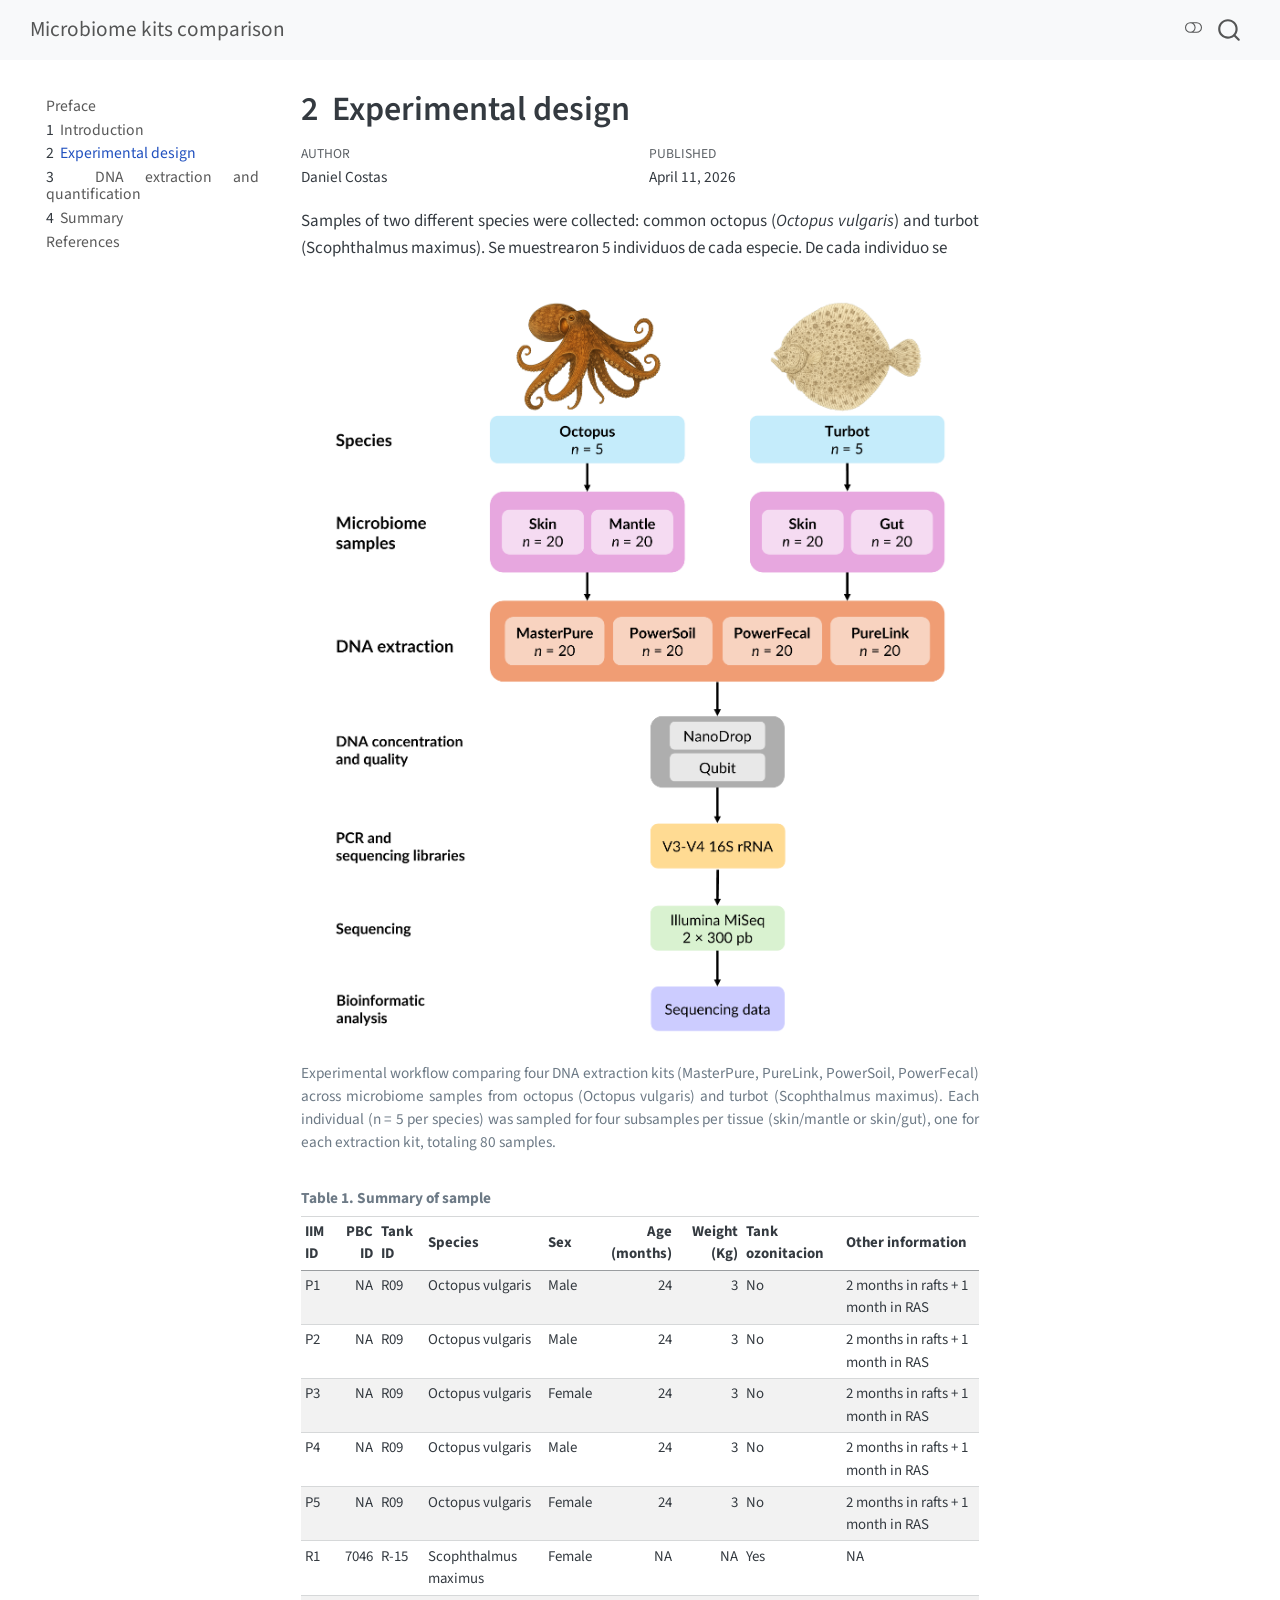
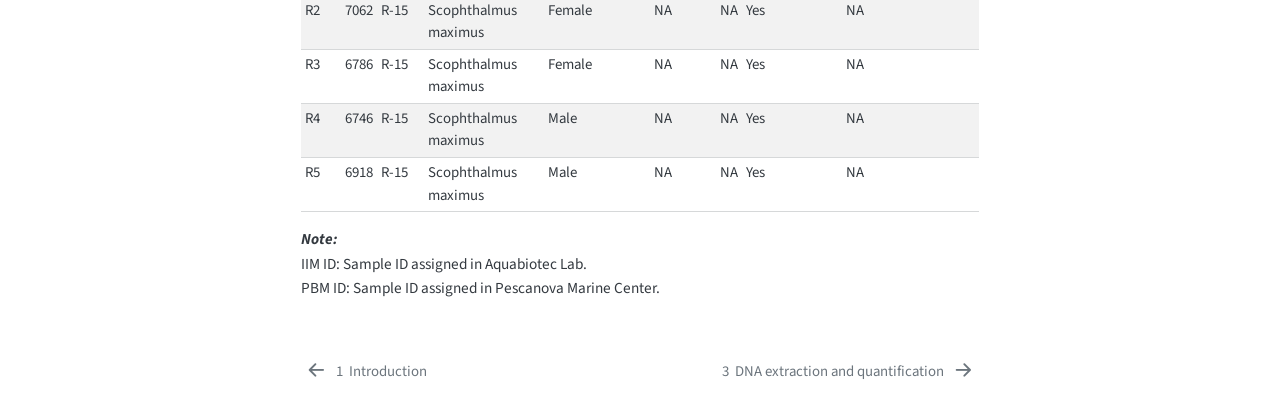
<file: docs/experimental_design.html>
<!DOCTYPE html>
<html xmlns="http://www.w3.org/1999/xhtml" lang="en" xml:lang="en"><head>

<meta charset="utf-8">
<meta name="generator" content="quarto-1.8.27">

<meta name="viewport" content="width=device-width, initial-scale=1.0, user-scalable=yes">

<meta name="author" content="Daniel Costas">
<meta name="dcterms.date" content="2026-04-11">

<title>2&nbsp; Experimental design – Microbiome kits comparison</title>
<style>
code{white-space: pre-wrap;}
span.smallcaps{font-variant: small-caps;}
div.columns{display: flex; gap: min(4vw, 1.5em);}
div.column{flex: auto; overflow-x: auto;}
div.hanging-indent{margin-left: 1.5em; text-indent: -1.5em;}
ul.task-list{list-style: none;}
ul.task-list li input[type="checkbox"] {
  width: 0.8em;
  margin: 0 0.8em 0.2em -1em; /* quarto-specific, see https://github.com/quarto-dev/quarto-cli/issues/4556 */ 
  vertical-align: middle;
}
</style>


<script src="site_libs/quarto-nav/quarto-nav.js"></script>
<script src="site_libs/clipboard/clipboard.min.js"></script>
<script src="site_libs/quarto-search/autocomplete.umd.js"></script>
<script src="site_libs/quarto-search/fuse.min.js"></script>
<script src="site_libs/quarto-search/quarto-search.js"></script>
<meta name="quarto:offset" content="./">
<link href="./dna_extraction.html" rel="next">
<link href="./introduction.html" rel="prev">
<script src="site_libs/quarto-html/quarto.js" type="module"></script>
<script src="site_libs/quarto-html/tabsets/tabsets.js" type="module"></script>
<script src="site_libs/quarto-html/axe/axe-check.js" type="module"></script>
<script src="site_libs/quarto-html/popper.min.js"></script>
<script src="site_libs/quarto-html/tippy.umd.min.js"></script>
<script src="site_libs/quarto-html/anchor.min.js"></script>
<link href="site_libs/quarto-html/tippy.css" rel="stylesheet">
<link href="site_libs/quarto-html/quarto-syntax-highlighting-ed96de9b727972fe78a7b5d16c58bf87.css" rel="stylesheet" class="quarto-color-scheme" id="quarto-text-highlighting-styles">
<link href="site_libs/quarto-html/quarto-syntax-highlighting-dark-4d9afe2b8d18ee9fa5d0d57b5ed4214d.css" rel="stylesheet" class="quarto-color-scheme quarto-color-alternate" id="quarto-text-highlighting-styles">
<link href="site_libs/quarto-html/quarto-syntax-highlighting-ed96de9b727972fe78a7b5d16c58bf87.css" rel="stylesheet" class="quarto-color-scheme-extra" id="quarto-text-highlighting-styles">
<script src="site_libs/bootstrap/bootstrap.min.js"></script>
<link href="site_libs/bootstrap/bootstrap-icons.css" rel="stylesheet">
<link href="site_libs/bootstrap/bootstrap-0dd2bd5de344125cf763a379ddc3eb04.min.css" rel="stylesheet" append-hash="true" class="quarto-color-scheme" id="quarto-bootstrap" data-mode="light">
<link href="site_libs/bootstrap/bootstrap-dark-7e34ecb6a0e7991f0346b0751d4a7c3f.min.css" rel="stylesheet" append-hash="true" class="quarto-color-scheme quarto-color-alternate" id="quarto-bootstrap" data-mode="dark">
<link href="site_libs/bootstrap/bootstrap-0dd2bd5de344125cf763a379ddc3eb04.min.css" rel="stylesheet" append-hash="true" class="quarto-color-scheme-extra" id="quarto-bootstrap" data-mode="light">
<script id="quarto-search-options" type="application/json">{
  "location": "navbar",
  "copy-button": false,
  "collapse-after": 3,
  "panel-placement": "end",
  "type": "overlay",
  "limit": 50,
  "keyboard-shortcut": [
    "f",
    "/",
    "s"
  ],
  "language": {
    "search-no-results-text": "No results",
    "search-matching-documents-text": "matching documents",
    "search-copy-link-title": "Copy link to search",
    "search-hide-matches-text": "Hide additional matches",
    "search-more-match-text": "more match in this document",
    "search-more-matches-text": "more matches in this document",
    "search-clear-button-title": "Clear",
    "search-text-placeholder": "",
    "search-detached-cancel-button-title": "Cancel",
    "search-submit-button-title": "Submit",
    "search-label": "Search"
  }
}</script>
<script src="site_libs/kePrint-0.0.1/kePrint.js"></script>
<link href="site_libs/lightable-0.0.1/lightable.css" rel="stylesheet">


<link rel="stylesheet" href="styles.css">
</head>

<body class="nav-sidebar floating nav-fixed quarto-light"><script id="quarto-html-before-body" type="application/javascript">
    const toggleBodyColorMode = (bsSheetEl) => {
      const mode = bsSheetEl.getAttribute("data-mode");
      const bodyEl = window.document.querySelector("body");
      if (mode === "dark") {
        bodyEl.classList.add("quarto-dark");
        bodyEl.classList.remove("quarto-light");
      } else {
        bodyEl.classList.add("quarto-light");
        bodyEl.classList.remove("quarto-dark");
      }
    }
    const toggleBodyColorPrimary = () => {
      const bsSheetEl = window.document.querySelector("link#quarto-bootstrap:not([rel=disabled-stylesheet])");
      if (bsSheetEl) {
        toggleBodyColorMode(bsSheetEl);
      }
    }
    const setColorSchemeToggle = (alternate) => {
      const toggles = window.document.querySelectorAll('.quarto-color-scheme-toggle');
      for (let i=0; i < toggles.length; i++) {
        const toggle = toggles[i];
        if (toggle) {
          if (alternate) {
            toggle.classList.add("alternate");
          } else {
            toggle.classList.remove("alternate");
          }
        }
      }
    };
    const toggleColorMode = (alternate) => {
      // Switch the stylesheets
      const primaryStylesheets = window.document.querySelectorAll('link.quarto-color-scheme:not(.quarto-color-alternate)');
      const alternateStylesheets = window.document.querySelectorAll('link.quarto-color-scheme.quarto-color-alternate');
      manageTransitions('#quarto-margin-sidebar .nav-link', false);
      if (alternate) {
        // note: dark is layered on light, we don't disable primary!
        enableStylesheet(alternateStylesheets);
        for (const sheetNode of alternateStylesheets) {
          if (sheetNode.id === "quarto-bootstrap") {
            toggleBodyColorMode(sheetNode);
          }
        }
      } else {
        disableStylesheet(alternateStylesheets);
        enableStylesheet(primaryStylesheets)
        toggleBodyColorPrimary();
      }
      manageTransitions('#quarto-margin-sidebar .nav-link', true);
      // Switch the toggles
      setColorSchemeToggle(alternate)
      // Hack to workaround the fact that safari doesn't
      // properly recolor the scrollbar when toggling (#1455)
      if (navigator.userAgent.indexOf('Safari') > 0 && navigator.userAgent.indexOf('Chrome') == -1) {
        manageTransitions("body", false);
        window.scrollTo(0, 1);
        setTimeout(() => {
          window.scrollTo(0, 0);
          manageTransitions("body", true);
        }, 40);
      }
    }
    const disableStylesheet = (stylesheets) => {
      for (let i=0; i < stylesheets.length; i++) {
        const stylesheet = stylesheets[i];
        stylesheet.rel = 'disabled-stylesheet';
      }
    }
    const enableStylesheet = (stylesheets) => {
      for (let i=0; i < stylesheets.length; i++) {
        const stylesheet = stylesheets[i];
        if(stylesheet.rel !== 'stylesheet') { // for Chrome, which will still FOUC without this check
          stylesheet.rel = 'stylesheet';
        }
      }
    }
    const manageTransitions = (selector, allowTransitions) => {
      const els = window.document.querySelectorAll(selector);
      for (let i=0; i < els.length; i++) {
        const el = els[i];
        if (allowTransitions) {
          el.classList.remove('notransition');
        } else {
          el.classList.add('notransition');
        }
      }
    }
    const isFileUrl = () => {
      return window.location.protocol === 'file:';
    }
    const hasAlternateSentinel = () => {
      let styleSentinel = getColorSchemeSentinel();
      if (styleSentinel !== null) {
        return styleSentinel === "alternate";
      } else {
        return false;
      }
    }
    const setStyleSentinel = (alternate) => {
      const value = alternate ? "alternate" : "default";
      if (!isFileUrl()) {
        window.localStorage.setItem("quarto-color-scheme", value);
      } else {
        localAlternateSentinel = value;
      }
    }
    const getColorSchemeSentinel = () => {
      if (!isFileUrl()) {
        const storageValue = window.localStorage.getItem("quarto-color-scheme");
        return storageValue != null ? storageValue : localAlternateSentinel;
      } else {
        return localAlternateSentinel;
      }
    }
    const toggleGiscusIfUsed = (isAlternate, darkModeDefault) => {
      const baseTheme = document.querySelector('#giscus-base-theme')?.value ?? 'light';
      const alternateTheme = document.querySelector('#giscus-alt-theme')?.value ?? 'dark';
      let newTheme = '';
      if(authorPrefersDark) {
        newTheme = isAlternate ? baseTheme : alternateTheme;
      } else {
        newTheme = isAlternate ? alternateTheme : baseTheme;
      }
      const changeGiscusTheme = () => {
        // From: https://github.com/giscus/giscus/issues/336
        const sendMessage = (message) => {
          const iframe = document.querySelector('iframe.giscus-frame');
          if (!iframe) return;
          iframe.contentWindow.postMessage({ giscus: message }, 'https://giscus.app');
        }
        sendMessage({
          setConfig: {
            theme: newTheme
          }
        });
      }
      const isGiscussLoaded = window.document.querySelector('iframe.giscus-frame') !== null;
      if (isGiscussLoaded) {
        changeGiscusTheme();
      }
    };
    const authorPrefersDark = false;
    const queryPrefersDark = window.matchMedia('(prefers-color-scheme: dark)');
    const darkModeDefault = queryPrefersDark.matches;
      document.querySelector('link#quarto-text-highlighting-styles.quarto-color-scheme-extra').rel = 'disabled-stylesheet';
      document.querySelector('link#quarto-bootstrap.quarto-color-scheme-extra').rel = 'disabled-stylesheet';
    let localAlternateSentinel = darkModeDefault ? 'alternate' : 'default';
    // Dark / light mode switch
    window.quartoToggleColorScheme = () => {
      // Read the current dark / light value
      let toAlternate = !hasAlternateSentinel();
      toggleColorMode(toAlternate);
      setStyleSentinel(toAlternate);
      toggleGiscusIfUsed(toAlternate, darkModeDefault);
      window.dispatchEvent(new Event('resize'));
    };
    queryPrefersDark.addEventListener("change", e => {
      if(window.localStorage.getItem("quarto-color-scheme") !== null)
        return;
      const alternate = e.matches
      toggleColorMode(alternate);
      localAlternateSentinel = e.matches ? 'alternate' : 'default'; // this is used alongside local storage!
      toggleGiscusIfUsed(alternate, darkModeDefault);
    });
    // Switch to dark mode if need be
    if (hasAlternateSentinel()) {
      toggleColorMode(true);
    } else {
      toggleColorMode(false);
    }
  </script>

<div id="quarto-search-results"></div>
  <header id="quarto-header" class="headroom fixed-top">
    <nav class="navbar navbar-expand-lg " data-bs-theme="dark">
      <div class="navbar-container container-fluid">
      <div class="navbar-brand-container mx-auto">
    <a class="navbar-brand" href="./index.html">
    <span class="navbar-title">Microbiome kits comparison</span>
    </a>
  </div>
        <div class="quarto-navbar-tools tools-end">
  <a href="" class="quarto-color-scheme-toggle quarto-navigation-tool  px-1" onclick="window.quartoToggleColorScheme(); return false;" title="Toggle dark mode"><i class="bi"></i></a>
</div>
          <div id="quarto-search" class="" title="Search"></div>
      </div> <!-- /container-fluid -->
    </nav>
  <nav class="quarto-secondary-nav">
    <div class="container-fluid d-flex">
      <button type="button" class="quarto-btn-toggle btn" data-bs-toggle="collapse" role="button" data-bs-target=".quarto-sidebar-collapse-item" aria-controls="quarto-sidebar" aria-expanded="false" aria-label="Toggle sidebar navigation" onclick="if (window.quartoToggleHeadroom) { window.quartoToggleHeadroom(); }">
        <i class="bi bi-layout-text-sidebar-reverse"></i>
      </button>
        <nav class="quarto-page-breadcrumbs" aria-label="breadcrumb"><ol class="breadcrumb"><li class="breadcrumb-item"><a href="./experimental_design.html"><span class="chapter-number">2</span>&nbsp; <span class="chapter-title">Experimental design</span></a></li></ol></nav>
        <a class="flex-grow-1" role="navigation" data-bs-toggle="collapse" data-bs-target=".quarto-sidebar-collapse-item" aria-controls="quarto-sidebar" aria-expanded="false" aria-label="Toggle sidebar navigation" onclick="if (window.quartoToggleHeadroom) { window.quartoToggleHeadroom(); }">      
        </a>
    </div>
  </nav>
</header>
<!-- content -->
<div id="quarto-content" class="quarto-container page-columns page-rows-contents page-layout-article page-navbar">
<!-- sidebar -->
  <nav id="quarto-sidebar" class="sidebar collapse collapse-horizontal quarto-sidebar-collapse-item sidebar-navigation floating overflow-auto">
    <div class="sidebar-menu-container"> 
    <ul class="list-unstyled mt-1">
        <li class="sidebar-item">
  <div class="sidebar-item-container"> 
  <a href="./index.html" class="sidebar-item-text sidebar-link">
 <span class="menu-text">Preface</span></a>
  </div>
</li>
        <li class="sidebar-item">
  <div class="sidebar-item-container"> 
  <a href="./introduction.html" class="sidebar-item-text sidebar-link">
 <span class="menu-text"><span class="chapter-number">1</span>&nbsp; <span class="chapter-title">Introduction</span></span></a>
  </div>
</li>
        <li class="sidebar-item">
  <div class="sidebar-item-container"> 
  <a href="./experimental_design.html" class="sidebar-item-text sidebar-link active">
 <span class="menu-text"><span class="chapter-number">2</span>&nbsp; <span class="chapter-title">Experimental design</span></span></a>
  </div>
</li>
        <li class="sidebar-item">
  <div class="sidebar-item-container"> 
  <a href="./dna_extraction.html" class="sidebar-item-text sidebar-link">
 <span class="menu-text"><span class="chapter-number">3</span>&nbsp; <span class="chapter-title">DNA extraction and quantification</span></span></a>
  </div>
</li>
        <li class="sidebar-item">
  <div class="sidebar-item-container"> 
  <a href="./summary.html" class="sidebar-item-text sidebar-link">
 <span class="menu-text"><span class="chapter-number">4</span>&nbsp; <span class="chapter-title">Summary</span></span></a>
  </div>
</li>
        <li class="sidebar-item">
  <div class="sidebar-item-container"> 
  <a href="./references.html" class="sidebar-item-text sidebar-link">
 <span class="menu-text">References</span></a>
  </div>
</li>
    </ul>
    </div>
</nav>
<div id="quarto-sidebar-glass" class="quarto-sidebar-collapse-item" data-bs-toggle="collapse" data-bs-target=".quarto-sidebar-collapse-item"></div>
<!-- margin-sidebar -->
    <div id="quarto-margin-sidebar" class="sidebar margin-sidebar zindex-bottom">
        
    </div>
<!-- main -->
<main class="content" id="quarto-document-content">


<header id="title-block-header" class="quarto-title-block default">
<div class="quarto-title">
<h1 class="title"><span class="chapter-number">2</span>&nbsp; <span class="chapter-title">Experimental design</span></h1>
</div>



<div class="quarto-title-meta">

    <div>
    <div class="quarto-title-meta-heading">Author</div>
    <div class="quarto-title-meta-contents">
             <p>Daniel Costas </p>
          </div>
  </div>
    
    <div>
    <div class="quarto-title-meta-heading">Published</div>
    <div class="quarto-title-meta-contents">
      <p class="date">April 11, 2026</p>
    </div>
  </div>
  
    
  </div>
  


</header>


<p>Samples of two different species were collected: common octopus (<em>Octopus vulgaris</em>) and turbot (Scophthalmus maximus). Se muestrearon 5 individuos de cada especie. De cada individuo se</p>
<div id="exp_design" class="quarto-figure quarto-figure-center anchored">
<figure class="figure">
<p><img src="images/experimental_design.png" class="img-fluid figure-img"></p>
<figcaption>Experimental workflow comparing four DNA extraction kits (MasterPure, PureLink, PowerSoil, PowerFecal) across microbiome samples from octopus (Octopus vulgaris) and turbot (Scophthalmus maximus). Each individual (n = 5 per species) was sampled for four subsamples per tissue (skin/mantle or skin/gut), one for each extraction kit, totaling 80 samples.</figcaption>
</figure>
</div>
<div class="cell">
<div class="cell-output-display">
<table class="table caption-top table-sm table-striped small">
<caption>Table 1. Summary of sample</caption>
<thead>
<tr class="header">
<th style="text-align: left;" data-quarto-table-cell-role="th">IIM ID</th>
<th style="text-align: right;" data-quarto-table-cell-role="th">PBC ID</th>
<th style="text-align: left;" data-quarto-table-cell-role="th">Tank ID</th>
<th style="text-align: left;" data-quarto-table-cell-role="th">Species</th>
<th style="text-align: left;" data-quarto-table-cell-role="th">Sex</th>
<th style="text-align: right;" data-quarto-table-cell-role="th">Age (months)</th>
<th style="text-align: right;" data-quarto-table-cell-role="th">Weight (Kg)</th>
<th style="text-align: left;" data-quarto-table-cell-role="th">Tank ozonitacion</th>
<th style="text-align: left;" data-quarto-table-cell-role="th">Other information</th>
</tr>
</thead>
<tbody>
<tr class="odd">
<td style="text-align: left;">P1</td>
<td style="text-align: right;">NA</td>
<td style="text-align: left;">R09</td>
<td style="text-align: left;">Octopus vulgaris</td>
<td style="text-align: left;">Male</td>
<td style="text-align: right;">24</td>
<td style="text-align: right;">3</td>
<td style="text-align: left;">No</td>
<td style="text-align: left;">2 months in rafts + 1 month in RAS</td>
</tr>
<tr class="even">
<td style="text-align: left;">P2</td>
<td style="text-align: right;">NA</td>
<td style="text-align: left;">R09</td>
<td style="text-align: left;">Octopus vulgaris</td>
<td style="text-align: left;">Male</td>
<td style="text-align: right;">24</td>
<td style="text-align: right;">3</td>
<td style="text-align: left;">No</td>
<td style="text-align: left;">2 months in rafts + 1 month in RAS</td>
</tr>
<tr class="odd">
<td style="text-align: left;">P3</td>
<td style="text-align: right;">NA</td>
<td style="text-align: left;">R09</td>
<td style="text-align: left;">Octopus vulgaris</td>
<td style="text-align: left;">Female</td>
<td style="text-align: right;">24</td>
<td style="text-align: right;">3</td>
<td style="text-align: left;">No</td>
<td style="text-align: left;">2 months in rafts + 1 month in RAS</td>
</tr>
<tr class="even">
<td style="text-align: left;">P4</td>
<td style="text-align: right;">NA</td>
<td style="text-align: left;">R09</td>
<td style="text-align: left;">Octopus vulgaris</td>
<td style="text-align: left;">Male</td>
<td style="text-align: right;">24</td>
<td style="text-align: right;">3</td>
<td style="text-align: left;">No</td>
<td style="text-align: left;">2 months in rafts + 1 month in RAS</td>
</tr>
<tr class="odd">
<td style="text-align: left;">P5</td>
<td style="text-align: right;">NA</td>
<td style="text-align: left;">R09</td>
<td style="text-align: left;">Octopus vulgaris</td>
<td style="text-align: left;">Female</td>
<td style="text-align: right;">24</td>
<td style="text-align: right;">3</td>
<td style="text-align: left;">No</td>
<td style="text-align: left;">2 months in rafts + 1 month in RAS</td>
</tr>
<tr class="even">
<td style="text-align: left;">R1</td>
<td style="text-align: right;">7046</td>
<td style="text-align: left;">R-15</td>
<td style="text-align: left;">Scophthalmus maximus</td>
<td style="text-align: left;">Female</td>
<td style="text-align: right;">NA</td>
<td style="text-align: right;">NA</td>
<td style="text-align: left;">Yes</td>
<td style="text-align: left;">NA</td>
</tr>
<tr class="odd">
<td style="text-align: left;">R2</td>
<td style="text-align: right;">7062</td>
<td style="text-align: left;">R-15</td>
<td style="text-align: left;">Scophthalmus maximus</td>
<td style="text-align: left;">Female</td>
<td style="text-align: right;">NA</td>
<td style="text-align: right;">NA</td>
<td style="text-align: left;">Yes</td>
<td style="text-align: left;">NA</td>
</tr>
<tr class="even">
<td style="text-align: left;">R3</td>
<td style="text-align: right;">6786</td>
<td style="text-align: left;">R-15</td>
<td style="text-align: left;">Scophthalmus maximus</td>
<td style="text-align: left;">Female</td>
<td style="text-align: right;">NA</td>
<td style="text-align: right;">NA</td>
<td style="text-align: left;">Yes</td>
<td style="text-align: left;">NA</td>
</tr>
<tr class="odd">
<td style="text-align: left;">R4</td>
<td style="text-align: right;">6746</td>
<td style="text-align: left;">R-15</td>
<td style="text-align: left;">Scophthalmus maximus</td>
<td style="text-align: left;">Male</td>
<td style="text-align: right;">NA</td>
<td style="text-align: right;">NA</td>
<td style="text-align: left;">Yes</td>
<td style="text-align: left;">NA</td>
</tr>
<tr class="even">
<td style="text-align: left;">R5</td>
<td style="text-align: right;">6918</td>
<td style="text-align: left;">R-15</td>
<td style="text-align: left;">Scophthalmus maximus</td>
<td style="text-align: left;">Male</td>
<td style="text-align: right;">NA</td>
<td style="text-align: right;">NA</td>
<td style="text-align: left;">Yes</td>
<td style="text-align: left;">NA</td>
</tr>
</tbody>
</table>
</div>
</div>
<div class="table-note">
<p><strong>Note:</strong><br> IIM ID: Sample ID assigned in Aquabiotec Lab.<br> PBM ID: Sample ID assigned in Pescanova Marine Center.</p>
</div>



</main> <!-- /main -->
<script id="quarto-html-after-body" type="application/javascript">
  window.document.addEventListener("DOMContentLoaded", function (event) {
    // Ensure there is a toggle, if there isn't float one in the top right
    if (window.document.querySelector('.quarto-color-scheme-toggle') === null) {
      const a = window.document.createElement('a');
      a.classList.add('top-right');
      a.classList.add('quarto-color-scheme-toggle');
      a.href = "";
      a.onclick = function() { try { window.quartoToggleColorScheme(); } catch {} return false; };
      const i = window.document.createElement("i");
      i.classList.add('bi');
      a.appendChild(i);
      window.document.body.appendChild(a);
    }
    setColorSchemeToggle(hasAlternateSentinel())
    const icon = "";
    const anchorJS = new window.AnchorJS();
    anchorJS.options = {
      placement: 'right',
      icon: icon
    };
    anchorJS.add('.anchored');
    const isCodeAnnotation = (el) => {
      for (const clz of el.classList) {
        if (clz.startsWith('code-annotation-')) {                     
          return true;
        }
      }
      return false;
    }
    const onCopySuccess = function(e) {
      // button target
      const button = e.trigger;
      // don't keep focus
      button.blur();
      // flash "checked"
      button.classList.add('code-copy-button-checked');
      var currentTitle = button.getAttribute("title");
      button.setAttribute("title", "Copied!");
      let tooltip;
      if (window.bootstrap) {
        button.setAttribute("data-bs-toggle", "tooltip");
        button.setAttribute("data-bs-placement", "left");
        button.setAttribute("data-bs-title", "Copied!");
        tooltip = new bootstrap.Tooltip(button, 
          { trigger: "manual", 
            customClass: "code-copy-button-tooltip",
            offset: [0, -8]});
        tooltip.show();    
      }
      setTimeout(function() {
        if (tooltip) {
          tooltip.hide();
          button.removeAttribute("data-bs-title");
          button.removeAttribute("data-bs-toggle");
          button.removeAttribute("data-bs-placement");
        }
        button.setAttribute("title", currentTitle);
        button.classList.remove('code-copy-button-checked');
      }, 1000);
      // clear code selection
      e.clearSelection();
    }
    const getTextToCopy = function(trigger) {
      const outerScaffold = trigger.parentElement.cloneNode(true);
      const codeEl = outerScaffold.querySelector('code');
      for (const childEl of codeEl.children) {
        if (isCodeAnnotation(childEl)) {
          childEl.remove();
        }
      }
      return codeEl.innerText;
    }
    const clipboard = new window.ClipboardJS('.code-copy-button:not([data-in-quarto-modal])', {
      text: getTextToCopy
    });
    clipboard.on('success', onCopySuccess);
    if (window.document.getElementById('quarto-embedded-source-code-modal')) {
      const clipboardModal = new window.ClipboardJS('.code-copy-button[data-in-quarto-modal]', {
        text: getTextToCopy,
        container: window.document.getElementById('quarto-embedded-source-code-modal')
      });
      clipboardModal.on('success', onCopySuccess);
    }
      var localhostRegex = new RegExp(/^(?:http|https):\/\/localhost\:?[0-9]*\//);
      var mailtoRegex = new RegExp(/^mailto:/);
        var filterRegex = new RegExp('/' + window.location.host + '/');
      var isInternal = (href) => {
          return filterRegex.test(href) || localhostRegex.test(href) || mailtoRegex.test(href);
      }
      // Inspect non-navigation links and adorn them if external
     var links = window.document.querySelectorAll('a[href]:not(.nav-link):not(.navbar-brand):not(.toc-action):not(.sidebar-link):not(.sidebar-item-toggle):not(.pagination-link):not(.no-external):not([aria-hidden]):not(.dropdown-item):not(.quarto-navigation-tool):not(.about-link)');
      for (var i=0; i<links.length; i++) {
        const link = links[i];
        if (!isInternal(link.href)) {
          // undo the damage that might have been done by quarto-nav.js in the case of
          // links that we want to consider external
          if (link.dataset.originalHref !== undefined) {
            link.href = link.dataset.originalHref;
          }
        }
      }
    function tippyHover(el, contentFn, onTriggerFn, onUntriggerFn) {
      const config = {
        allowHTML: true,
        maxWidth: 500,
        delay: 100,
        arrow: false,
        appendTo: function(el) {
            return el.parentElement;
        },
        interactive: true,
        interactiveBorder: 10,
        theme: 'quarto',
        placement: 'bottom-start',
      };
      if (contentFn) {
        config.content = contentFn;
      }
      if (onTriggerFn) {
        config.onTrigger = onTriggerFn;
      }
      if (onUntriggerFn) {
        config.onUntrigger = onUntriggerFn;
      }
      window.tippy(el, config); 
    }
    const noterefs = window.document.querySelectorAll('a[role="doc-noteref"]');
    for (var i=0; i<noterefs.length; i++) {
      const ref = noterefs[i];
      tippyHover(ref, function() {
        // use id or data attribute instead here
        let href = ref.getAttribute('data-footnote-href') || ref.getAttribute('href');
        try { href = new URL(href).hash; } catch {}
        const id = href.replace(/^#\/?/, "");
        const note = window.document.getElementById(id);
        if (note) {
          return note.innerHTML;
        } else {
          return "";
        }
      });
    }
    const xrefs = window.document.querySelectorAll('a.quarto-xref');
    const processXRef = (id, note) => {
      // Strip column container classes
      const stripColumnClz = (el) => {
        el.classList.remove("page-full", "page-columns");
        if (el.children) {
          for (const child of el.children) {
            stripColumnClz(child);
          }
        }
      }
      stripColumnClz(note)
      if (id === null || id.startsWith('sec-')) {
        // Special case sections, only their first couple elements
        const container = document.createElement("div");
        if (note.children && note.children.length > 2) {
          container.appendChild(note.children[0].cloneNode(true));
          for (let i = 1; i < note.children.length; i++) {
            const child = note.children[i];
            if (child.tagName === "P" && child.innerText === "") {
              continue;
            } else {
              container.appendChild(child.cloneNode(true));
              break;
            }
          }
          if (window.Quarto?.typesetMath) {
            window.Quarto.typesetMath(container);
          }
          return container.innerHTML
        } else {
          if (window.Quarto?.typesetMath) {
            window.Quarto.typesetMath(note);
          }
          return note.innerHTML;
        }
      } else {
        // Remove any anchor links if they are present
        const anchorLink = note.querySelector('a.anchorjs-link');
        if (anchorLink) {
          anchorLink.remove();
        }
        if (window.Quarto?.typesetMath) {
          window.Quarto.typesetMath(note);
        }
        if (note.classList.contains("callout")) {
          return note.outerHTML;
        } else {
          return note.innerHTML;
        }
      }
    }
    for (var i=0; i<xrefs.length; i++) {
      const xref = xrefs[i];
      tippyHover(xref, undefined, function(instance) {
        instance.disable();
        let url = xref.getAttribute('href');
        let hash = undefined; 
        if (url.startsWith('#')) {
          hash = url;
        } else {
          try { hash = new URL(url).hash; } catch {}
        }
        if (hash) {
          const id = hash.replace(/^#\/?/, "");
          const note = window.document.getElementById(id);
          if (note !== null) {
            try {
              const html = processXRef(id, note.cloneNode(true));
              instance.setContent(html);
            } finally {
              instance.enable();
              instance.show();
            }
          } else {
            // See if we can fetch this
            fetch(url.split('#')[0])
            .then(res => res.text())
            .then(html => {
              const parser = new DOMParser();
              const htmlDoc = parser.parseFromString(html, "text/html");
              const note = htmlDoc.getElementById(id);
              if (note !== null) {
                const html = processXRef(id, note);
                instance.setContent(html);
              } 
            }).finally(() => {
              instance.enable();
              instance.show();
            });
          }
        } else {
          // See if we can fetch a full url (with no hash to target)
          // This is a special case and we should probably do some content thinning / targeting
          fetch(url)
          .then(res => res.text())
          .then(html => {
            const parser = new DOMParser();
            const htmlDoc = parser.parseFromString(html, "text/html");
            const note = htmlDoc.querySelector('main.content');
            if (note !== null) {
              // This should only happen for chapter cross references
              // (since there is no id in the URL)
              // remove the first header
              if (note.children.length > 0 && note.children[0].tagName === "HEADER") {
                note.children[0].remove();
              }
              const html = processXRef(null, note);
              instance.setContent(html);
            } 
          }).finally(() => {
            instance.enable();
            instance.show();
          });
        }
      }, function(instance) {
      });
    }
        let selectedAnnoteEl;
        const selectorForAnnotation = ( cell, annotation) => {
          let cellAttr = 'data-code-cell="' + cell + '"';
          let lineAttr = 'data-code-annotation="' +  annotation + '"';
          const selector = 'span[' + cellAttr + '][' + lineAttr + ']';
          return selector;
        }
        const selectCodeLines = (annoteEl) => {
          const doc = window.document;
          const targetCell = annoteEl.getAttribute("data-target-cell");
          const targetAnnotation = annoteEl.getAttribute("data-target-annotation");
          const annoteSpan = window.document.querySelector(selectorForAnnotation(targetCell, targetAnnotation));
          const lines = annoteSpan.getAttribute("data-code-lines").split(",");
          const lineIds = lines.map((line) => {
            return targetCell + "-" + line;
          })
          let top = null;
          let height = null;
          let parent = null;
          if (lineIds.length > 0) {
              //compute the position of the single el (top and bottom and make a div)
              const el = window.document.getElementById(lineIds[0]);
              top = el.offsetTop;
              height = el.offsetHeight;
              parent = el.parentElement.parentElement;
            if (lineIds.length > 1) {
              const lastEl = window.document.getElementById(lineIds[lineIds.length - 1]);
              const bottom = lastEl.offsetTop + lastEl.offsetHeight;
              height = bottom - top;
            }
            if (top !== null && height !== null && parent !== null) {
              // cook up a div (if necessary) and position it 
              let div = window.document.getElementById("code-annotation-line-highlight");
              if (div === null) {
                div = window.document.createElement("div");
                div.setAttribute("id", "code-annotation-line-highlight");
                div.style.position = 'absolute';
                parent.appendChild(div);
              }
              div.style.top = top - 2 + "px";
              div.style.height = height + 4 + "px";
              div.style.left = 0;
              let gutterDiv = window.document.getElementById("code-annotation-line-highlight-gutter");
              if (gutterDiv === null) {
                gutterDiv = window.document.createElement("div");
                gutterDiv.setAttribute("id", "code-annotation-line-highlight-gutter");
                gutterDiv.style.position = 'absolute';
                const codeCell = window.document.getElementById(targetCell);
                const gutter = codeCell.querySelector('.code-annotation-gutter');
                gutter.appendChild(gutterDiv);
              }
              gutterDiv.style.top = top - 2 + "px";
              gutterDiv.style.height = height + 4 + "px";
            }
            selectedAnnoteEl = annoteEl;
          }
        };
        const unselectCodeLines = () => {
          const elementsIds = ["code-annotation-line-highlight", "code-annotation-line-highlight-gutter"];
          elementsIds.forEach((elId) => {
            const div = window.document.getElementById(elId);
            if (div) {
              div.remove();
            }
          });
          selectedAnnoteEl = undefined;
        };
          // Handle positioning of the toggle
      window.addEventListener(
        "resize",
        throttle(() => {
          elRect = undefined;
          if (selectedAnnoteEl) {
            selectCodeLines(selectedAnnoteEl);
          }
        }, 10)
      );
      function throttle(fn, ms) {
      let throttle = false;
      let timer;
        return (...args) => {
          if(!throttle) { // first call gets through
              fn.apply(this, args);
              throttle = true;
          } else { // all the others get throttled
              if(timer) clearTimeout(timer); // cancel #2
              timer = setTimeout(() => {
                fn.apply(this, args);
                timer = throttle = false;
              }, ms);
          }
        };
      }
        // Attach click handler to the DT
        const annoteDls = window.document.querySelectorAll('dt[data-target-cell]');
        for (const annoteDlNode of annoteDls) {
          annoteDlNode.addEventListener('click', (event) => {
            const clickedEl = event.target;
            if (clickedEl !== selectedAnnoteEl) {
              unselectCodeLines();
              const activeEl = window.document.querySelector('dt[data-target-cell].code-annotation-active');
              if (activeEl) {
                activeEl.classList.remove('code-annotation-active');
              }
              selectCodeLines(clickedEl);
              clickedEl.classList.add('code-annotation-active');
            } else {
              // Unselect the line
              unselectCodeLines();
              clickedEl.classList.remove('code-annotation-active');
            }
          });
        }
    const findCites = (el) => {
      const parentEl = el.parentElement;
      if (parentEl) {
        const cites = parentEl.dataset.cites;
        if (cites) {
          return {
            el,
            cites: cites.split(' ')
          };
        } else {
          return findCites(el.parentElement)
        }
      } else {
        return undefined;
      }
    };
    var bibliorefs = window.document.querySelectorAll('a[role="doc-biblioref"]');
    for (var i=0; i<bibliorefs.length; i++) {
      const ref = bibliorefs[i];
      const citeInfo = findCites(ref);
      if (citeInfo) {
        tippyHover(citeInfo.el, function() {
          var popup = window.document.createElement('div');
          citeInfo.cites.forEach(function(cite) {
            var citeDiv = window.document.createElement('div');
            citeDiv.classList.add('hanging-indent');
            citeDiv.classList.add('csl-entry');
            var biblioDiv = window.document.getElementById('ref-' + cite);
            if (biblioDiv) {
              citeDiv.innerHTML = biblioDiv.innerHTML;
            }
            popup.appendChild(citeDiv);
          });
          return popup.innerHTML;
        });
      }
    }
  });
  </script>
<nav class="page-navigation">
  <div class="nav-page nav-page-previous">
      <a href="./introduction.html" class="pagination-link" aria-label="Introduction">
        <i class="bi bi-arrow-left-short"></i> <span class="nav-page-text"><span class="chapter-number">1</span>&nbsp; <span class="chapter-title">Introduction</span></span>
      </a>          
  </div>
  <div class="nav-page nav-page-next">
      <a href="./dna_extraction.html" class="pagination-link" aria-label="DNA extraction and quantification">
        <span class="nav-page-text"><span class="chapter-number">3</span>&nbsp; <span class="chapter-title">DNA extraction and quantification</span></span> <i class="bi bi-arrow-right-short"></i>
      </a>
  </div>
</nav>
</div> <!-- /content -->




</body></html>
</file>
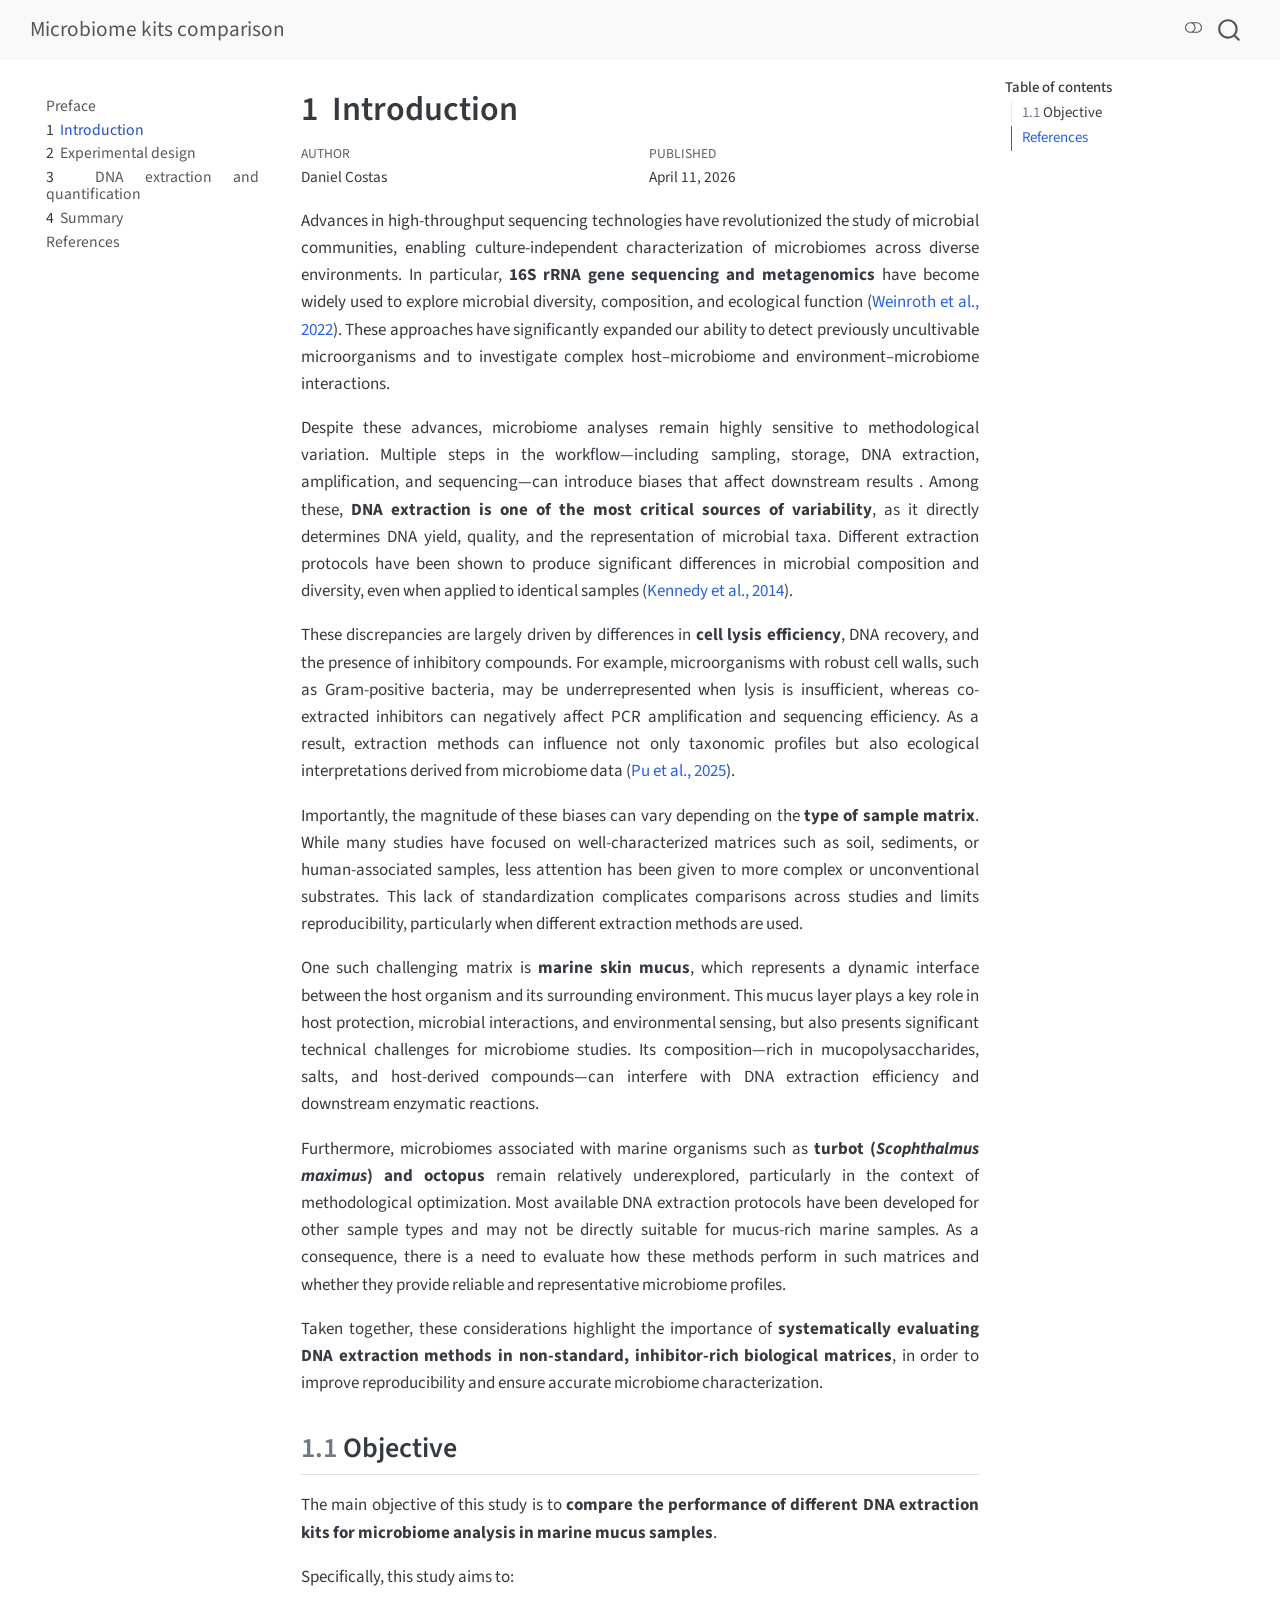
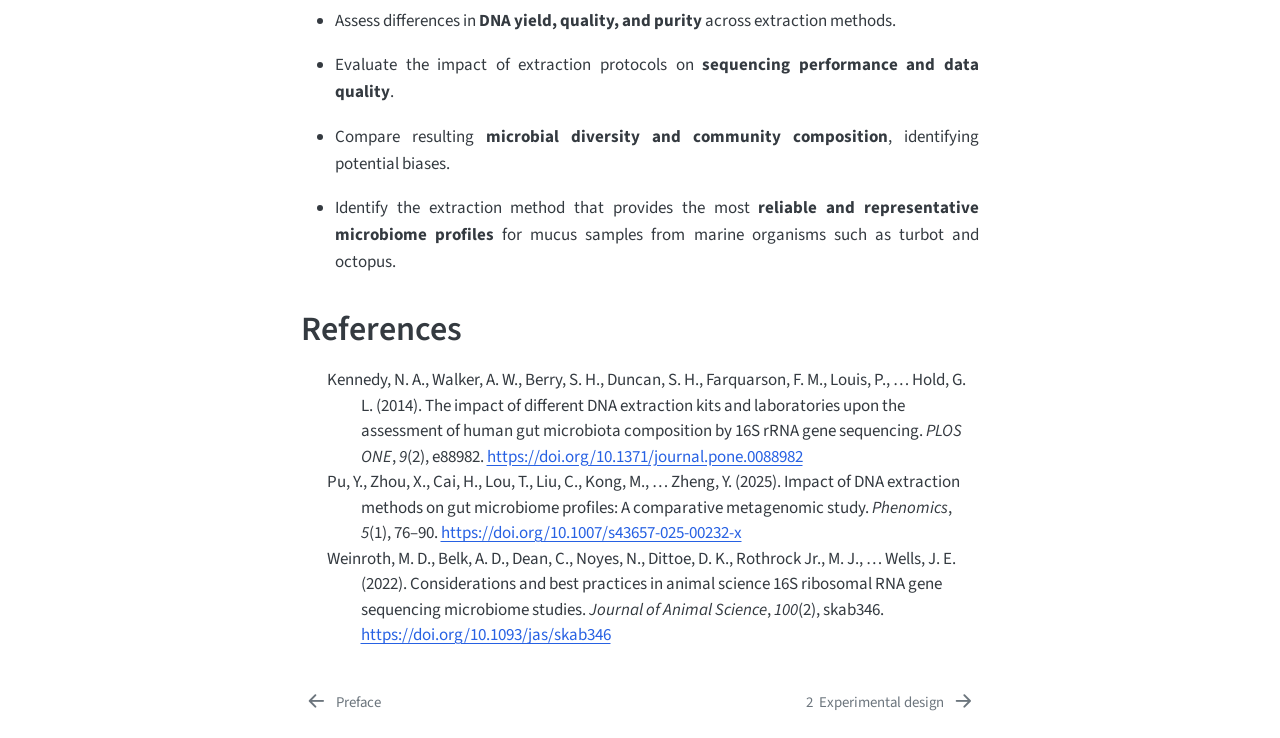
<file: docs/introduction.html>
<!DOCTYPE html>
<html xmlns="http://www.w3.org/1999/xhtml" lang="en" xml:lang="en"><head>

<meta charset="utf-8">
<meta name="generator" content="quarto-1.8.27">

<meta name="viewport" content="width=device-width, initial-scale=1.0, user-scalable=yes">

<meta name="author" content="Daniel Costas">
<meta name="dcterms.date" content="2026-04-11">

<title>1&nbsp; Introduction – Microbiome kits comparison</title>
<style>
code{white-space: pre-wrap;}
span.smallcaps{font-variant: small-caps;}
div.columns{display: flex; gap: min(4vw, 1.5em);}
div.column{flex: auto; overflow-x: auto;}
div.hanging-indent{margin-left: 1.5em; text-indent: -1.5em;}
ul.task-list{list-style: none;}
ul.task-list li input[type="checkbox"] {
  width: 0.8em;
  margin: 0 0.8em 0.2em -1em; /* quarto-specific, see https://github.com/quarto-dev/quarto-cli/issues/4556 */ 
  vertical-align: middle;
}
/* CSS for citations */
div.csl-bib-body { }
div.csl-entry {
  clear: both;
  margin-bottom: 0em;
}
.hanging-indent div.csl-entry {
  margin-left:2em;
  text-indent:-2em;
}
div.csl-left-margin {
  min-width:2em;
  float:left;
}
div.csl-right-inline {
  margin-left:2em;
  padding-left:1em;
}
div.csl-indent {
  margin-left: 2em;
}</style>


<script src="site_libs/quarto-nav/quarto-nav.js"></script>
<script src="site_libs/clipboard/clipboard.min.js"></script>
<script src="site_libs/quarto-search/autocomplete.umd.js"></script>
<script src="site_libs/quarto-search/fuse.min.js"></script>
<script src="site_libs/quarto-search/quarto-search.js"></script>
<meta name="quarto:offset" content="./">
<link href="./experimental_design.html" rel="next">
<link href="./index.html" rel="prev">
<script src="site_libs/quarto-html/quarto.js" type="module"></script>
<script src="site_libs/quarto-html/tabsets/tabsets.js" type="module"></script>
<script src="site_libs/quarto-html/axe/axe-check.js" type="module"></script>
<script src="site_libs/quarto-html/popper.min.js"></script>
<script src="site_libs/quarto-html/tippy.umd.min.js"></script>
<script src="site_libs/quarto-html/anchor.min.js"></script>
<link href="site_libs/quarto-html/tippy.css" rel="stylesheet">
<link href="site_libs/quarto-html/quarto-syntax-highlighting-ed96de9b727972fe78a7b5d16c58bf87.css" rel="stylesheet" class="quarto-color-scheme" id="quarto-text-highlighting-styles">
<link href="site_libs/quarto-html/quarto-syntax-highlighting-dark-4d9afe2b8d18ee9fa5d0d57b5ed4214d.css" rel="stylesheet" class="quarto-color-scheme quarto-color-alternate" id="quarto-text-highlighting-styles">
<link href="site_libs/quarto-html/quarto-syntax-highlighting-ed96de9b727972fe78a7b5d16c58bf87.css" rel="stylesheet" class="quarto-color-scheme-extra" id="quarto-text-highlighting-styles">
<script src="site_libs/bootstrap/bootstrap.min.js"></script>
<link href="site_libs/bootstrap/bootstrap-icons.css" rel="stylesheet">
<link href="site_libs/bootstrap/bootstrap-0dd2bd5de344125cf763a379ddc3eb04.min.css" rel="stylesheet" append-hash="true" class="quarto-color-scheme" id="quarto-bootstrap" data-mode="light">
<link href="site_libs/bootstrap/bootstrap-dark-7e34ecb6a0e7991f0346b0751d4a7c3f.min.css" rel="stylesheet" append-hash="true" class="quarto-color-scheme quarto-color-alternate" id="quarto-bootstrap" data-mode="dark">
<link href="site_libs/bootstrap/bootstrap-0dd2bd5de344125cf763a379ddc3eb04.min.css" rel="stylesheet" append-hash="true" class="quarto-color-scheme-extra" id="quarto-bootstrap" data-mode="light">
<script id="quarto-search-options" type="application/json">{
  "location": "navbar",
  "copy-button": false,
  "collapse-after": 3,
  "panel-placement": "end",
  "type": "overlay",
  "limit": 50,
  "keyboard-shortcut": [
    "f",
    "/",
    "s"
  ],
  "language": {
    "search-no-results-text": "No results",
    "search-matching-documents-text": "matching documents",
    "search-copy-link-title": "Copy link to search",
    "search-hide-matches-text": "Hide additional matches",
    "search-more-match-text": "more match in this document",
    "search-more-matches-text": "more matches in this document",
    "search-clear-button-title": "Clear",
    "search-text-placeholder": "",
    "search-detached-cancel-button-title": "Cancel",
    "search-submit-button-title": "Submit",
    "search-label": "Search"
  }
}</script>


<link rel="stylesheet" href="styles.css">
</head>

<body class="nav-sidebar floating nav-fixed quarto-light"><script id="quarto-html-before-body" type="application/javascript">
    const toggleBodyColorMode = (bsSheetEl) => {
      const mode = bsSheetEl.getAttribute("data-mode");
      const bodyEl = window.document.querySelector("body");
      if (mode === "dark") {
        bodyEl.classList.add("quarto-dark");
        bodyEl.classList.remove("quarto-light");
      } else {
        bodyEl.classList.add("quarto-light");
        bodyEl.classList.remove("quarto-dark");
      }
    }
    const toggleBodyColorPrimary = () => {
      const bsSheetEl = window.document.querySelector("link#quarto-bootstrap:not([rel=disabled-stylesheet])");
      if (bsSheetEl) {
        toggleBodyColorMode(bsSheetEl);
      }
    }
    const setColorSchemeToggle = (alternate) => {
      const toggles = window.document.querySelectorAll('.quarto-color-scheme-toggle');
      for (let i=0; i < toggles.length; i++) {
        const toggle = toggles[i];
        if (toggle) {
          if (alternate) {
            toggle.classList.add("alternate");
          } else {
            toggle.classList.remove("alternate");
          }
        }
      }
    };
    const toggleColorMode = (alternate) => {
      // Switch the stylesheets
      const primaryStylesheets = window.document.querySelectorAll('link.quarto-color-scheme:not(.quarto-color-alternate)');
      const alternateStylesheets = window.document.querySelectorAll('link.quarto-color-scheme.quarto-color-alternate');
      manageTransitions('#quarto-margin-sidebar .nav-link', false);
      if (alternate) {
        // note: dark is layered on light, we don't disable primary!
        enableStylesheet(alternateStylesheets);
        for (const sheetNode of alternateStylesheets) {
          if (sheetNode.id === "quarto-bootstrap") {
            toggleBodyColorMode(sheetNode);
          }
        }
      } else {
        disableStylesheet(alternateStylesheets);
        enableStylesheet(primaryStylesheets)
        toggleBodyColorPrimary();
      }
      manageTransitions('#quarto-margin-sidebar .nav-link', true);
      // Switch the toggles
      setColorSchemeToggle(alternate)
      // Hack to workaround the fact that safari doesn't
      // properly recolor the scrollbar when toggling (#1455)
      if (navigator.userAgent.indexOf('Safari') > 0 && navigator.userAgent.indexOf('Chrome') == -1) {
        manageTransitions("body", false);
        window.scrollTo(0, 1);
        setTimeout(() => {
          window.scrollTo(0, 0);
          manageTransitions("body", true);
        }, 40);
      }
    }
    const disableStylesheet = (stylesheets) => {
      for (let i=0; i < stylesheets.length; i++) {
        const stylesheet = stylesheets[i];
        stylesheet.rel = 'disabled-stylesheet';
      }
    }
    const enableStylesheet = (stylesheets) => {
      for (let i=0; i < stylesheets.length; i++) {
        const stylesheet = stylesheets[i];
        if(stylesheet.rel !== 'stylesheet') { // for Chrome, which will still FOUC without this check
          stylesheet.rel = 'stylesheet';
        }
      }
    }
    const manageTransitions = (selector, allowTransitions) => {
      const els = window.document.querySelectorAll(selector);
      for (let i=0; i < els.length; i++) {
        const el = els[i];
        if (allowTransitions) {
          el.classList.remove('notransition');
        } else {
          el.classList.add('notransition');
        }
      }
    }
    const isFileUrl = () => {
      return window.location.protocol === 'file:';
    }
    const hasAlternateSentinel = () => {
      let styleSentinel = getColorSchemeSentinel();
      if (styleSentinel !== null) {
        return styleSentinel === "alternate";
      } else {
        return false;
      }
    }
    const setStyleSentinel = (alternate) => {
      const value = alternate ? "alternate" : "default";
      if (!isFileUrl()) {
        window.localStorage.setItem("quarto-color-scheme", value);
      } else {
        localAlternateSentinel = value;
      }
    }
    const getColorSchemeSentinel = () => {
      if (!isFileUrl()) {
        const storageValue = window.localStorage.getItem("quarto-color-scheme");
        return storageValue != null ? storageValue : localAlternateSentinel;
      } else {
        return localAlternateSentinel;
      }
    }
    const toggleGiscusIfUsed = (isAlternate, darkModeDefault) => {
      const baseTheme = document.querySelector('#giscus-base-theme')?.value ?? 'light';
      const alternateTheme = document.querySelector('#giscus-alt-theme')?.value ?? 'dark';
      let newTheme = '';
      if(authorPrefersDark) {
        newTheme = isAlternate ? baseTheme : alternateTheme;
      } else {
        newTheme = isAlternate ? alternateTheme : baseTheme;
      }
      const changeGiscusTheme = () => {
        // From: https://github.com/giscus/giscus/issues/336
        const sendMessage = (message) => {
          const iframe = document.querySelector('iframe.giscus-frame');
          if (!iframe) return;
          iframe.contentWindow.postMessage({ giscus: message }, 'https://giscus.app');
        }
        sendMessage({
          setConfig: {
            theme: newTheme
          }
        });
      }
      const isGiscussLoaded = window.document.querySelector('iframe.giscus-frame') !== null;
      if (isGiscussLoaded) {
        changeGiscusTheme();
      }
    };
    const authorPrefersDark = false;
    const queryPrefersDark = window.matchMedia('(prefers-color-scheme: dark)');
    const darkModeDefault = queryPrefersDark.matches;
      document.querySelector('link#quarto-text-highlighting-styles.quarto-color-scheme-extra').rel = 'disabled-stylesheet';
      document.querySelector('link#quarto-bootstrap.quarto-color-scheme-extra').rel = 'disabled-stylesheet';
    let localAlternateSentinel = darkModeDefault ? 'alternate' : 'default';
    // Dark / light mode switch
    window.quartoToggleColorScheme = () => {
      // Read the current dark / light value
      let toAlternate = !hasAlternateSentinel();
      toggleColorMode(toAlternate);
      setStyleSentinel(toAlternate);
      toggleGiscusIfUsed(toAlternate, darkModeDefault);
      window.dispatchEvent(new Event('resize'));
    };
    queryPrefersDark.addEventListener("change", e => {
      if(window.localStorage.getItem("quarto-color-scheme") !== null)
        return;
      const alternate = e.matches
      toggleColorMode(alternate);
      localAlternateSentinel = e.matches ? 'alternate' : 'default'; // this is used alongside local storage!
      toggleGiscusIfUsed(alternate, darkModeDefault);
    });
    // Switch to dark mode if need be
    if (hasAlternateSentinel()) {
      toggleColorMode(true);
    } else {
      toggleColorMode(false);
    }
  </script>

<div id="quarto-search-results"></div>
  <header id="quarto-header" class="headroom fixed-top">
    <nav class="navbar navbar-expand-lg " data-bs-theme="dark">
      <div class="navbar-container container-fluid">
      <div class="navbar-brand-container mx-auto">
    <a class="navbar-brand" href="./index.html">
    <span class="navbar-title">Microbiome kits comparison</span>
    </a>
  </div>
        <div class="quarto-navbar-tools tools-end">
  <a href="" class="quarto-color-scheme-toggle quarto-navigation-tool  px-1" onclick="window.quartoToggleColorScheme(); return false;" title="Toggle dark mode"><i class="bi"></i></a>
</div>
          <div id="quarto-search" class="" title="Search"></div>
      </div> <!-- /container-fluid -->
    </nav>
  <nav class="quarto-secondary-nav">
    <div class="container-fluid d-flex">
      <button type="button" class="quarto-btn-toggle btn" data-bs-toggle="collapse" role="button" data-bs-target=".quarto-sidebar-collapse-item" aria-controls="quarto-sidebar" aria-expanded="false" aria-label="Toggle sidebar navigation" onclick="if (window.quartoToggleHeadroom) { window.quartoToggleHeadroom(); }">
        <i class="bi bi-layout-text-sidebar-reverse"></i>
      </button>
        <nav class="quarto-page-breadcrumbs" aria-label="breadcrumb"><ol class="breadcrumb"><li class="breadcrumb-item"><a href="./introduction.html"><span class="chapter-number">1</span>&nbsp; <span class="chapter-title">Introduction</span></a></li></ol></nav>
        <a class="flex-grow-1" role="navigation" data-bs-toggle="collapse" data-bs-target=".quarto-sidebar-collapse-item" aria-controls="quarto-sidebar" aria-expanded="false" aria-label="Toggle sidebar navigation" onclick="if (window.quartoToggleHeadroom) { window.quartoToggleHeadroom(); }">      
        </a>
    </div>
  </nav>
</header>
<!-- content -->
<div id="quarto-content" class="quarto-container page-columns page-rows-contents page-layout-article page-navbar">
<!-- sidebar -->
  <nav id="quarto-sidebar" class="sidebar collapse collapse-horizontal quarto-sidebar-collapse-item sidebar-navigation floating overflow-auto">
    <div class="sidebar-menu-container"> 
    <ul class="list-unstyled mt-1">
        <li class="sidebar-item">
  <div class="sidebar-item-container"> 
  <a href="./index.html" class="sidebar-item-text sidebar-link">
 <span class="menu-text">Preface</span></a>
  </div>
</li>
        <li class="sidebar-item">
  <div class="sidebar-item-container"> 
  <a href="./introduction.html" class="sidebar-item-text sidebar-link active">
 <span class="menu-text"><span class="chapter-number">1</span>&nbsp; <span class="chapter-title">Introduction</span></span></a>
  </div>
</li>
        <li class="sidebar-item">
  <div class="sidebar-item-container"> 
  <a href="./experimental_design.html" class="sidebar-item-text sidebar-link">
 <span class="menu-text"><span class="chapter-number">2</span>&nbsp; <span class="chapter-title">Experimental design</span></span></a>
  </div>
</li>
        <li class="sidebar-item">
  <div class="sidebar-item-container"> 
  <a href="./dna_extraction.html" class="sidebar-item-text sidebar-link">
 <span class="menu-text"><span class="chapter-number">3</span>&nbsp; <span class="chapter-title">DNA extraction and quantification</span></span></a>
  </div>
</li>
        <li class="sidebar-item">
  <div class="sidebar-item-container"> 
  <a href="./summary.html" class="sidebar-item-text sidebar-link">
 <span class="menu-text"><span class="chapter-number">4</span>&nbsp; <span class="chapter-title">Summary</span></span></a>
  </div>
</li>
        <li class="sidebar-item">
  <div class="sidebar-item-container"> 
  <a href="./references.html" class="sidebar-item-text sidebar-link">
 <span class="menu-text">References</span></a>
  </div>
</li>
    </ul>
    </div>
</nav>
<div id="quarto-sidebar-glass" class="quarto-sidebar-collapse-item" data-bs-toggle="collapse" data-bs-target=".quarto-sidebar-collapse-item"></div>
<!-- margin-sidebar -->
    <div id="quarto-margin-sidebar" class="sidebar margin-sidebar">
        <nav id="TOC" role="doc-toc" class="toc-active">
    <h2 id="toc-title">Table of contents</h2>
   
  <ul>
  <li><a href="#objective" id="toc-objective" class="nav-link active" data-scroll-target="#objective"><span class="header-section-number">1.1</span> Objective</a></li>
  <li><a href="#references" id="toc-references" class="nav-link" data-scroll-target="#references">References</a></li>
  </ul>
</nav>
    </div>
<!-- main -->
<main class="content" id="quarto-document-content">


<header id="title-block-header" class="quarto-title-block default">
<div class="quarto-title">
<h1 class="title"><span class="chapter-number">1</span>&nbsp; <span class="chapter-title">Introduction</span></h1>
</div>



<div class="quarto-title-meta">

    <div>
    <div class="quarto-title-meta-heading">Author</div>
    <div class="quarto-title-meta-contents">
             <p>Daniel Costas </p>
          </div>
  </div>
    
    <div>
    <div class="quarto-title-meta-heading">Published</div>
    <div class="quarto-title-meta-contents">
      <p class="date">April 11, 2026</p>
    </div>
  </div>
  
    
  </div>
  


</header>


<p>Advances in high-throughput sequencing technologies have revolutionized the study of microbial communities, enabling culture-independent characterization of microbiomes across diverse environments. In particular, <strong>16S rRNA gene sequencing and metagenomics</strong> have become widely used to explore microbial diversity, composition, and ecological function <span class="citation" data-cites="Weinroth2022">(<a href="introduction.html#ref-Weinroth2022" role="doc-biblioref">Weinroth et al., 2022</a>)</span>. These approaches have significantly expanded our ability to detect previously uncultivable microorganisms and to investigate complex host–microbiome and environment–microbiome interactions.</p>
<p>Despite these advances, microbiome analyses remain highly sensitive to methodological variation. Multiple steps in the workflow—including sampling, storage, DNA extraction, amplification, and sequencing—can introduce biases that affect downstream results . Among these, <strong>DNA extraction is one of the most critical sources of variability</strong>, as it directly determines DNA yield, quality, and the representation of microbial taxa. Different extraction protocols have been shown to produce significant differences in microbial composition and diversity, even when applied to identical samples <span class="citation" data-cites="Kennedy2014">(<a href="introduction.html#ref-Kennedy2014" role="doc-biblioref">Kennedy et al., 2014</a>)</span>.</p>
<p>These discrepancies are largely driven by differences in <strong>cell lysis efficiency</strong>, DNA recovery, and the presence of inhibitory compounds. For example, microorganisms with robust cell walls, such as Gram-positive bacteria, may be underrepresented when lysis is insufficient, whereas co-extracted inhibitors can negatively affect PCR amplification and sequencing efficiency. As a result, extraction methods can influence not only taxonomic profiles but also ecological interpretations derived from microbiome data <span class="citation" data-cites="Pu2025">(<a href="introduction.html#ref-Pu2025" role="doc-biblioref">Pu et al., 2025</a>)</span>.</p>
<p>Importantly, the magnitude of these biases can vary depending on the <strong>type of sample matrix</strong>. While many studies have focused on well-characterized matrices such as soil, sediments, or human-associated samples, less attention has been given to more complex or unconventional substrates. This lack of standardization complicates comparisons across studies and limits reproducibility, particularly when different extraction methods are used.</p>
<p>One such challenging matrix is <strong>marine skin mucus</strong>, which represents a dynamic interface between the host organism and its surrounding environment. This mucus layer plays a key role in host protection, microbial interactions, and environmental sensing, but also presents significant technical challenges for microbiome studies. Its composition—rich in mucopolysaccharides, salts, and host-derived compounds—can interfere with DNA extraction efficiency and downstream enzymatic reactions.</p>
<p>Furthermore, microbiomes associated with marine organisms such as <strong>turbot (<em>Scophthalmus maximus</em>) and octopus</strong> remain relatively underexplored, particularly in the context of methodological optimization. Most available DNA extraction protocols have been developed for other sample types and may not be directly suitable for mucus-rich marine samples. As a consequence, there is a need to evaluate how these methods perform in such matrices and whether they provide reliable and representative microbiome profiles.</p>
<p>Taken together, these considerations highlight the importance of <strong>systematically evaluating DNA extraction methods in non-standard, inhibitor-rich biological matrices</strong>, in order to improve reproducibility and ensure accurate microbiome characterization.</p>
<section id="objective" class="level2" data-number="1.1">
<h2 data-number="1.1" class="anchored" data-anchor-id="objective"><span class="header-section-number">1.1</span> Objective</h2>
<p>The main objective of this study is to <strong>compare the performance of different DNA extraction kits for microbiome analysis in marine mucus samples</strong>.</p>
<p>Specifically, this study aims to:</p>
<ul>
<li><p>Assess differences in <strong>DNA yield, quality, and purity</strong> across extraction methods.</p></li>
<li><p>Evaluate the impact of extraction protocols on <strong>sequencing performance and data quality</strong>.</p></li>
<li><p>Compare resulting <strong>microbial diversity and community composition</strong>, identifying potential biases.</p></li>
<li><p>Identify the extraction method that provides the most <strong>reliable and representative microbiome profiles</strong> for mucus samples from marine organisms such as turbot and octopus.</p></li>
</ul>
</section>
<section id="references" class="level1 unnumbered">
<h1 class="unnumbered">References</h1>
<div id="refs" class="references csl-bib-body hanging-indent" data-entry-spacing="0" data-line-spacing="2" role="list">
<div id="ref-Kennedy2014" class="csl-entry" role="listitem">
Kennedy, N. A., Walker, A. W., Berry, S. H., Duncan, S. H., Farquarson,
F. M., Louis, P., … Hold, G. L. (2014). The impact of different DNA
extraction kits and laboratories upon the assessment of human gut
microbiota composition by 16S rRNA gene sequencing. <em>PLOS ONE</em>,
<em>9</em>(2), e88982. <a href="https://doi.org/10.1371/journal.pone.0088982">https://doi.org/10.1371/journal.pone.0088982</a>
</div>
<div id="ref-Pu2025" class="csl-entry" role="listitem">
Pu, Y., Zhou, X., Cai, H., Lou, T., Liu, C., Kong, M., … Zheng, Y.
(2025). Impact of DNA extraction methods on gut microbiome profiles: A
comparative metagenomic study. <em>Phenomics</em>, <em>5</em>(1), 76–90.
<a href="https://doi.org/10.1007/s43657-025-00232-x">https://doi.org/10.1007/s43657-025-00232-x</a>
</div>
<div id="ref-Weinroth2022" class="csl-entry" role="listitem">
Weinroth, M. D., Belk, A. D., Dean, C., Noyes, N., Dittoe, D. K.,
Rothrock Jr., M. J., … Wells, J. E. (2022). Considerations and best
practices in animal science 16S ribosomal RNA gene sequencing microbiome
studies. <em>Journal of Animal Science</em>, <em>100</em>(2), skab346.
<a href="https://doi.org/10.1093/jas/skab346">https://doi.org/10.1093/jas/skab346</a>
</div>
</div>


</section>

</main> <!-- /main -->
<script id="quarto-html-after-body" type="application/javascript">
  window.document.addEventListener("DOMContentLoaded", function (event) {
    // Ensure there is a toggle, if there isn't float one in the top right
    if (window.document.querySelector('.quarto-color-scheme-toggle') === null) {
      const a = window.document.createElement('a');
      a.classList.add('top-right');
      a.classList.add('quarto-color-scheme-toggle');
      a.href = "";
      a.onclick = function() { try { window.quartoToggleColorScheme(); } catch {} return false; };
      const i = window.document.createElement("i");
      i.classList.add('bi');
      a.appendChild(i);
      window.document.body.appendChild(a);
    }
    setColorSchemeToggle(hasAlternateSentinel())
    const icon = "";
    const anchorJS = new window.AnchorJS();
    anchorJS.options = {
      placement: 'right',
      icon: icon
    };
    anchorJS.add('.anchored');
    const isCodeAnnotation = (el) => {
      for (const clz of el.classList) {
        if (clz.startsWith('code-annotation-')) {                     
          return true;
        }
      }
      return false;
    }
    const onCopySuccess = function(e) {
      // button target
      const button = e.trigger;
      // don't keep focus
      button.blur();
      // flash "checked"
      button.classList.add('code-copy-button-checked');
      var currentTitle = button.getAttribute("title");
      button.setAttribute("title", "Copied!");
      let tooltip;
      if (window.bootstrap) {
        button.setAttribute("data-bs-toggle", "tooltip");
        button.setAttribute("data-bs-placement", "left");
        button.setAttribute("data-bs-title", "Copied!");
        tooltip = new bootstrap.Tooltip(button, 
          { trigger: "manual", 
            customClass: "code-copy-button-tooltip",
            offset: [0, -8]});
        tooltip.show();    
      }
      setTimeout(function() {
        if (tooltip) {
          tooltip.hide();
          button.removeAttribute("data-bs-title");
          button.removeAttribute("data-bs-toggle");
          button.removeAttribute("data-bs-placement");
        }
        button.setAttribute("title", currentTitle);
        button.classList.remove('code-copy-button-checked');
      }, 1000);
      // clear code selection
      e.clearSelection();
    }
    const getTextToCopy = function(trigger) {
      const outerScaffold = trigger.parentElement.cloneNode(true);
      const codeEl = outerScaffold.querySelector('code');
      for (const childEl of codeEl.children) {
        if (isCodeAnnotation(childEl)) {
          childEl.remove();
        }
      }
      return codeEl.innerText;
    }
    const clipboard = new window.ClipboardJS('.code-copy-button:not([data-in-quarto-modal])', {
      text: getTextToCopy
    });
    clipboard.on('success', onCopySuccess);
    if (window.document.getElementById('quarto-embedded-source-code-modal')) {
      const clipboardModal = new window.ClipboardJS('.code-copy-button[data-in-quarto-modal]', {
        text: getTextToCopy,
        container: window.document.getElementById('quarto-embedded-source-code-modal')
      });
      clipboardModal.on('success', onCopySuccess);
    }
      var localhostRegex = new RegExp(/^(?:http|https):\/\/localhost\:?[0-9]*\//);
      var mailtoRegex = new RegExp(/^mailto:/);
        var filterRegex = new RegExp('/' + window.location.host + '/');
      var isInternal = (href) => {
          return filterRegex.test(href) || localhostRegex.test(href) || mailtoRegex.test(href);
      }
      // Inspect non-navigation links and adorn them if external
     var links = window.document.querySelectorAll('a[href]:not(.nav-link):not(.navbar-brand):not(.toc-action):not(.sidebar-link):not(.sidebar-item-toggle):not(.pagination-link):not(.no-external):not([aria-hidden]):not(.dropdown-item):not(.quarto-navigation-tool):not(.about-link)');
      for (var i=0; i<links.length; i++) {
        const link = links[i];
        if (!isInternal(link.href)) {
          // undo the damage that might have been done by quarto-nav.js in the case of
          // links that we want to consider external
          if (link.dataset.originalHref !== undefined) {
            link.href = link.dataset.originalHref;
          }
        }
      }
    function tippyHover(el, contentFn, onTriggerFn, onUntriggerFn) {
      const config = {
        allowHTML: true,
        maxWidth: 500,
        delay: 100,
        arrow: false,
        appendTo: function(el) {
            return el.parentElement;
        },
        interactive: true,
        interactiveBorder: 10,
        theme: 'quarto',
        placement: 'bottom-start',
      };
      if (contentFn) {
        config.content = contentFn;
      }
      if (onTriggerFn) {
        config.onTrigger = onTriggerFn;
      }
      if (onUntriggerFn) {
        config.onUntrigger = onUntriggerFn;
      }
      window.tippy(el, config); 
    }
    const noterefs = window.document.querySelectorAll('a[role="doc-noteref"]');
    for (var i=0; i<noterefs.length; i++) {
      const ref = noterefs[i];
      tippyHover(ref, function() {
        // use id or data attribute instead here
        let href = ref.getAttribute('data-footnote-href') || ref.getAttribute('href');
        try { href = new URL(href).hash; } catch {}
        const id = href.replace(/^#\/?/, "");
        const note = window.document.getElementById(id);
        if (note) {
          return note.innerHTML;
        } else {
          return "";
        }
      });
    }
    const xrefs = window.document.querySelectorAll('a.quarto-xref');
    const processXRef = (id, note) => {
      // Strip column container classes
      const stripColumnClz = (el) => {
        el.classList.remove("page-full", "page-columns");
        if (el.children) {
          for (const child of el.children) {
            stripColumnClz(child);
          }
        }
      }
      stripColumnClz(note)
      if (id === null || id.startsWith('sec-')) {
        // Special case sections, only their first couple elements
        const container = document.createElement("div");
        if (note.children && note.children.length > 2) {
          container.appendChild(note.children[0].cloneNode(true));
          for (let i = 1; i < note.children.length; i++) {
            const child = note.children[i];
            if (child.tagName === "P" && child.innerText === "") {
              continue;
            } else {
              container.appendChild(child.cloneNode(true));
              break;
            }
          }
          if (window.Quarto?.typesetMath) {
            window.Quarto.typesetMath(container);
          }
          return container.innerHTML
        } else {
          if (window.Quarto?.typesetMath) {
            window.Quarto.typesetMath(note);
          }
          return note.innerHTML;
        }
      } else {
        // Remove any anchor links if they are present
        const anchorLink = note.querySelector('a.anchorjs-link');
        if (anchorLink) {
          anchorLink.remove();
        }
        if (window.Quarto?.typesetMath) {
          window.Quarto.typesetMath(note);
        }
        if (note.classList.contains("callout")) {
          return note.outerHTML;
        } else {
          return note.innerHTML;
        }
      }
    }
    for (var i=0; i<xrefs.length; i++) {
      const xref = xrefs[i];
      tippyHover(xref, undefined, function(instance) {
        instance.disable();
        let url = xref.getAttribute('href');
        let hash = undefined; 
        if (url.startsWith('#')) {
          hash = url;
        } else {
          try { hash = new URL(url).hash; } catch {}
        }
        if (hash) {
          const id = hash.replace(/^#\/?/, "");
          const note = window.document.getElementById(id);
          if (note !== null) {
            try {
              const html = processXRef(id, note.cloneNode(true));
              instance.setContent(html);
            } finally {
              instance.enable();
              instance.show();
            }
          } else {
            // See if we can fetch this
            fetch(url.split('#')[0])
            .then(res => res.text())
            .then(html => {
              const parser = new DOMParser();
              const htmlDoc = parser.parseFromString(html, "text/html");
              const note = htmlDoc.getElementById(id);
              if (note !== null) {
                const html = processXRef(id, note);
                instance.setContent(html);
              } 
            }).finally(() => {
              instance.enable();
              instance.show();
            });
          }
        } else {
          // See if we can fetch a full url (with no hash to target)
          // This is a special case and we should probably do some content thinning / targeting
          fetch(url)
          .then(res => res.text())
          .then(html => {
            const parser = new DOMParser();
            const htmlDoc = parser.parseFromString(html, "text/html");
            const note = htmlDoc.querySelector('main.content');
            if (note !== null) {
              // This should only happen for chapter cross references
              // (since there is no id in the URL)
              // remove the first header
              if (note.children.length > 0 && note.children[0].tagName === "HEADER") {
                note.children[0].remove();
              }
              const html = processXRef(null, note);
              instance.setContent(html);
            } 
          }).finally(() => {
            instance.enable();
            instance.show();
          });
        }
      }, function(instance) {
      });
    }
        let selectedAnnoteEl;
        const selectorForAnnotation = ( cell, annotation) => {
          let cellAttr = 'data-code-cell="' + cell + '"';
          let lineAttr = 'data-code-annotation="' +  annotation + '"';
          const selector = 'span[' + cellAttr + '][' + lineAttr + ']';
          return selector;
        }
        const selectCodeLines = (annoteEl) => {
          const doc = window.document;
          const targetCell = annoteEl.getAttribute("data-target-cell");
          const targetAnnotation = annoteEl.getAttribute("data-target-annotation");
          const annoteSpan = window.document.querySelector(selectorForAnnotation(targetCell, targetAnnotation));
          const lines = annoteSpan.getAttribute("data-code-lines").split(",");
          const lineIds = lines.map((line) => {
            return targetCell + "-" + line;
          })
          let top = null;
          let height = null;
          let parent = null;
          if (lineIds.length > 0) {
              //compute the position of the single el (top and bottom and make a div)
              const el = window.document.getElementById(lineIds[0]);
              top = el.offsetTop;
              height = el.offsetHeight;
              parent = el.parentElement.parentElement;
            if (lineIds.length > 1) {
              const lastEl = window.document.getElementById(lineIds[lineIds.length - 1]);
              const bottom = lastEl.offsetTop + lastEl.offsetHeight;
              height = bottom - top;
            }
            if (top !== null && height !== null && parent !== null) {
              // cook up a div (if necessary) and position it 
              let div = window.document.getElementById("code-annotation-line-highlight");
              if (div === null) {
                div = window.document.createElement("div");
                div.setAttribute("id", "code-annotation-line-highlight");
                div.style.position = 'absolute';
                parent.appendChild(div);
              }
              div.style.top = top - 2 + "px";
              div.style.height = height + 4 + "px";
              div.style.left = 0;
              let gutterDiv = window.document.getElementById("code-annotation-line-highlight-gutter");
              if (gutterDiv === null) {
                gutterDiv = window.document.createElement("div");
                gutterDiv.setAttribute("id", "code-annotation-line-highlight-gutter");
                gutterDiv.style.position = 'absolute';
                const codeCell = window.document.getElementById(targetCell);
                const gutter = codeCell.querySelector('.code-annotation-gutter');
                gutter.appendChild(gutterDiv);
              }
              gutterDiv.style.top = top - 2 + "px";
              gutterDiv.style.height = height + 4 + "px";
            }
            selectedAnnoteEl = annoteEl;
          }
        };
        const unselectCodeLines = () => {
          const elementsIds = ["code-annotation-line-highlight", "code-annotation-line-highlight-gutter"];
          elementsIds.forEach((elId) => {
            const div = window.document.getElementById(elId);
            if (div) {
              div.remove();
            }
          });
          selectedAnnoteEl = undefined;
        };
          // Handle positioning of the toggle
      window.addEventListener(
        "resize",
        throttle(() => {
          elRect = undefined;
          if (selectedAnnoteEl) {
            selectCodeLines(selectedAnnoteEl);
          }
        }, 10)
      );
      function throttle(fn, ms) {
      let throttle = false;
      let timer;
        return (...args) => {
          if(!throttle) { // first call gets through
              fn.apply(this, args);
              throttle = true;
          } else { // all the others get throttled
              if(timer) clearTimeout(timer); // cancel #2
              timer = setTimeout(() => {
                fn.apply(this, args);
                timer = throttle = false;
              }, ms);
          }
        };
      }
        // Attach click handler to the DT
        const annoteDls = window.document.querySelectorAll('dt[data-target-cell]');
        for (const annoteDlNode of annoteDls) {
          annoteDlNode.addEventListener('click', (event) => {
            const clickedEl = event.target;
            if (clickedEl !== selectedAnnoteEl) {
              unselectCodeLines();
              const activeEl = window.document.querySelector('dt[data-target-cell].code-annotation-active');
              if (activeEl) {
                activeEl.classList.remove('code-annotation-active');
              }
              selectCodeLines(clickedEl);
              clickedEl.classList.add('code-annotation-active');
            } else {
              // Unselect the line
              unselectCodeLines();
              clickedEl.classList.remove('code-annotation-active');
            }
          });
        }
    const findCites = (el) => {
      const parentEl = el.parentElement;
      if (parentEl) {
        const cites = parentEl.dataset.cites;
        if (cites) {
          return {
            el,
            cites: cites.split(' ')
          };
        } else {
          return findCites(el.parentElement)
        }
      } else {
        return undefined;
      }
    };
    var bibliorefs = window.document.querySelectorAll('a[role="doc-biblioref"]');
    for (var i=0; i<bibliorefs.length; i++) {
      const ref = bibliorefs[i];
      const citeInfo = findCites(ref);
      if (citeInfo) {
        tippyHover(citeInfo.el, function() {
          var popup = window.document.createElement('div');
          citeInfo.cites.forEach(function(cite) {
            var citeDiv = window.document.createElement('div');
            citeDiv.classList.add('hanging-indent');
            citeDiv.classList.add('csl-entry');
            var biblioDiv = window.document.getElementById('ref-' + cite);
            if (biblioDiv) {
              citeDiv.innerHTML = biblioDiv.innerHTML;
            }
            popup.appendChild(citeDiv);
          });
          return popup.innerHTML;
        });
      }
    }
  });
  </script>
<nav class="page-navigation">
  <div class="nav-page nav-page-previous">
      <a href="./index.html" class="pagination-link" aria-label="Preface">
        <i class="bi bi-arrow-left-short"></i> <span class="nav-page-text">Preface</span>
      </a>          
  </div>
  <div class="nav-page nav-page-next">
      <a href="./experimental_design.html" class="pagination-link" aria-label="Experimental design">
        <span class="nav-page-text"><span class="chapter-number">2</span>&nbsp; <span class="chapter-title">Experimental design</span></span> <i class="bi bi-arrow-right-short"></i>
      </a>
  </div>
</nav>
</div> <!-- /content -->




</body></html>
</file>
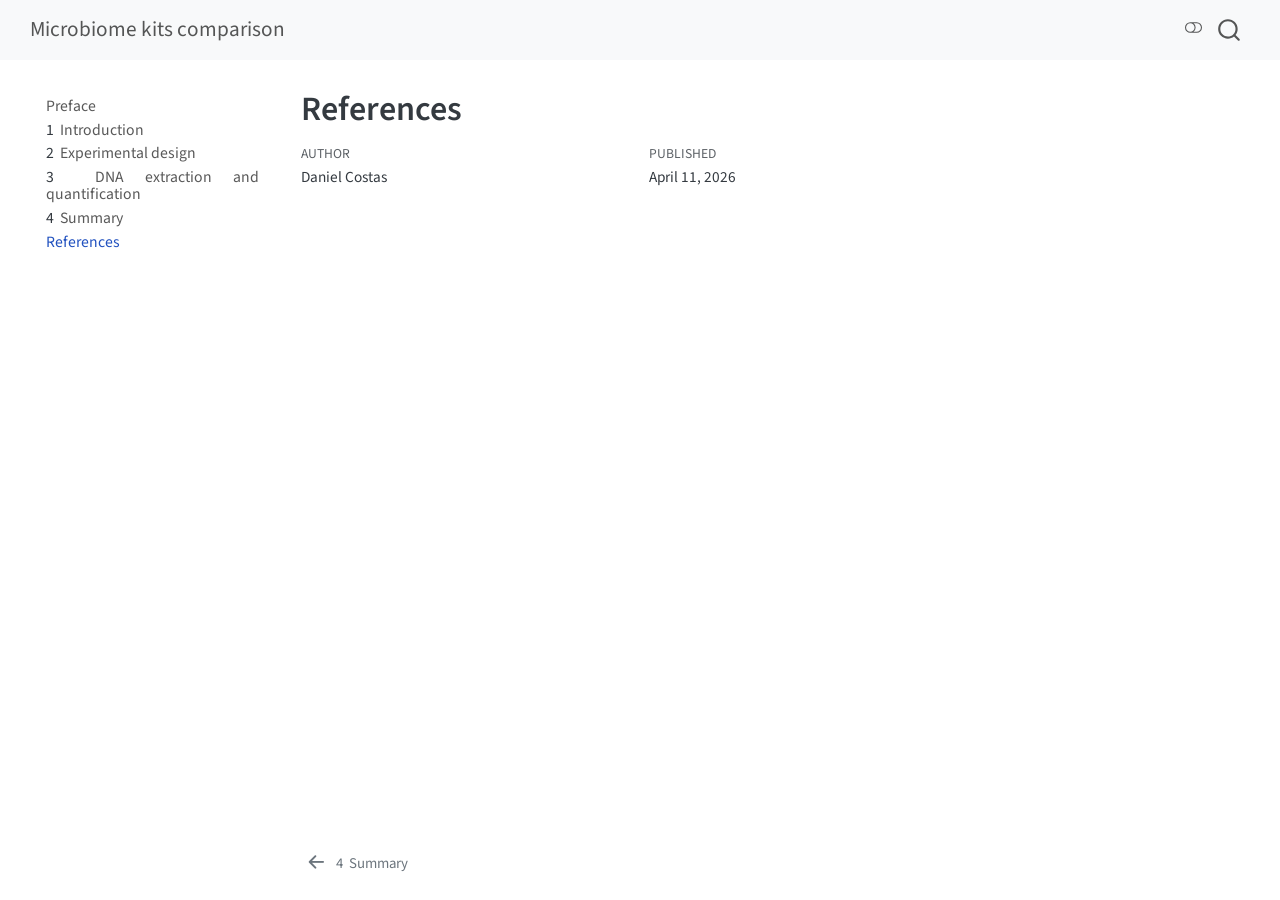
<file: docs/references.html>
<!DOCTYPE html>
<html xmlns="http://www.w3.org/1999/xhtml" lang="en" xml:lang="en"><head>

<meta charset="utf-8">
<meta name="generator" content="quarto-1.8.27">

<meta name="viewport" content="width=device-width, initial-scale=1.0, user-scalable=yes">

<meta name="author" content="Daniel Costas">
<meta name="dcterms.date" content="2026-04-11">

<title>References – Microbiome kits comparison</title>
<style>
code{white-space: pre-wrap;}
span.smallcaps{font-variant: small-caps;}
div.columns{display: flex; gap: min(4vw, 1.5em);}
div.column{flex: auto; overflow-x: auto;}
div.hanging-indent{margin-left: 1.5em; text-indent: -1.5em;}
ul.task-list{list-style: none;}
ul.task-list li input[type="checkbox"] {
  width: 0.8em;
  margin: 0 0.8em 0.2em -1em; /* quarto-specific, see https://github.com/quarto-dev/quarto-cli/issues/4556 */ 
  vertical-align: middle;
}
/* CSS for citations */
div.csl-bib-body { }
div.csl-entry {
  clear: both;
}
.hanging-indent div.csl-entry {
  margin-left:2em;
  text-indent:-2em;
}
div.csl-left-margin {
  min-width:2em;
  float:left;
}
div.csl-right-inline {
  margin-left:2em;
  padding-left:1em;
}
div.csl-indent {
  margin-left: 2em;
}</style>


<script src="site_libs/quarto-nav/quarto-nav.js"></script>
<script src="site_libs/clipboard/clipboard.min.js"></script>
<script src="site_libs/quarto-search/autocomplete.umd.js"></script>
<script src="site_libs/quarto-search/fuse.min.js"></script>
<script src="site_libs/quarto-search/quarto-search.js"></script>
<meta name="quarto:offset" content="./">
<link href="./summary.html" rel="prev">
<script src="site_libs/quarto-html/quarto.js" type="module"></script>
<script src="site_libs/quarto-html/tabsets/tabsets.js" type="module"></script>
<script src="site_libs/quarto-html/axe/axe-check.js" type="module"></script>
<script src="site_libs/quarto-html/popper.min.js"></script>
<script src="site_libs/quarto-html/tippy.umd.min.js"></script>
<script src="site_libs/quarto-html/anchor.min.js"></script>
<link href="site_libs/quarto-html/tippy.css" rel="stylesheet">
<link href="site_libs/quarto-html/quarto-syntax-highlighting-ed96de9b727972fe78a7b5d16c58bf87.css" rel="stylesheet" class="quarto-color-scheme" id="quarto-text-highlighting-styles">
<link href="site_libs/quarto-html/quarto-syntax-highlighting-dark-4d9afe2b8d18ee9fa5d0d57b5ed4214d.css" rel="stylesheet" class="quarto-color-scheme quarto-color-alternate" id="quarto-text-highlighting-styles">
<link href="site_libs/quarto-html/quarto-syntax-highlighting-ed96de9b727972fe78a7b5d16c58bf87.css" rel="stylesheet" class="quarto-color-scheme-extra" id="quarto-text-highlighting-styles">
<script src="site_libs/bootstrap/bootstrap.min.js"></script>
<link href="site_libs/bootstrap/bootstrap-icons.css" rel="stylesheet">
<link href="site_libs/bootstrap/bootstrap-0dd2bd5de344125cf763a379ddc3eb04.min.css" rel="stylesheet" append-hash="true" class="quarto-color-scheme" id="quarto-bootstrap" data-mode="light">
<link href="site_libs/bootstrap/bootstrap-dark-7e34ecb6a0e7991f0346b0751d4a7c3f.min.css" rel="stylesheet" append-hash="true" class="quarto-color-scheme quarto-color-alternate" id="quarto-bootstrap" data-mode="dark">
<link href="site_libs/bootstrap/bootstrap-0dd2bd5de344125cf763a379ddc3eb04.min.css" rel="stylesheet" append-hash="true" class="quarto-color-scheme-extra" id="quarto-bootstrap" data-mode="light">
<script id="quarto-search-options" type="application/json">{
  "location": "navbar",
  "copy-button": false,
  "collapse-after": 3,
  "panel-placement": "end",
  "type": "overlay",
  "limit": 50,
  "keyboard-shortcut": [
    "f",
    "/",
    "s"
  ],
  "language": {
    "search-no-results-text": "No results",
    "search-matching-documents-text": "matching documents",
    "search-copy-link-title": "Copy link to search",
    "search-hide-matches-text": "Hide additional matches",
    "search-more-match-text": "more match in this document",
    "search-more-matches-text": "more matches in this document",
    "search-clear-button-title": "Clear",
    "search-text-placeholder": "",
    "search-detached-cancel-button-title": "Cancel",
    "search-submit-button-title": "Submit",
    "search-label": "Search"
  }
}</script>


<link rel="stylesheet" href="styles.css">
</head>

<body class="nav-sidebar floating nav-fixed quarto-light"><script id="quarto-html-before-body" type="application/javascript">
    const toggleBodyColorMode = (bsSheetEl) => {
      const mode = bsSheetEl.getAttribute("data-mode");
      const bodyEl = window.document.querySelector("body");
      if (mode === "dark") {
        bodyEl.classList.add("quarto-dark");
        bodyEl.classList.remove("quarto-light");
      } else {
        bodyEl.classList.add("quarto-light");
        bodyEl.classList.remove("quarto-dark");
      }
    }
    const toggleBodyColorPrimary = () => {
      const bsSheetEl = window.document.querySelector("link#quarto-bootstrap:not([rel=disabled-stylesheet])");
      if (bsSheetEl) {
        toggleBodyColorMode(bsSheetEl);
      }
    }
    const setColorSchemeToggle = (alternate) => {
      const toggles = window.document.querySelectorAll('.quarto-color-scheme-toggle');
      for (let i=0; i < toggles.length; i++) {
        const toggle = toggles[i];
        if (toggle) {
          if (alternate) {
            toggle.classList.add("alternate");
          } else {
            toggle.classList.remove("alternate");
          }
        }
      }
    };
    const toggleColorMode = (alternate) => {
      // Switch the stylesheets
      const primaryStylesheets = window.document.querySelectorAll('link.quarto-color-scheme:not(.quarto-color-alternate)');
      const alternateStylesheets = window.document.querySelectorAll('link.quarto-color-scheme.quarto-color-alternate');
      manageTransitions('#quarto-margin-sidebar .nav-link', false);
      if (alternate) {
        // note: dark is layered on light, we don't disable primary!
        enableStylesheet(alternateStylesheets);
        for (const sheetNode of alternateStylesheets) {
          if (sheetNode.id === "quarto-bootstrap") {
            toggleBodyColorMode(sheetNode);
          }
        }
      } else {
        disableStylesheet(alternateStylesheets);
        enableStylesheet(primaryStylesheets)
        toggleBodyColorPrimary();
      }
      manageTransitions('#quarto-margin-sidebar .nav-link', true);
      // Switch the toggles
      setColorSchemeToggle(alternate)
      // Hack to workaround the fact that safari doesn't
      // properly recolor the scrollbar when toggling (#1455)
      if (navigator.userAgent.indexOf('Safari') > 0 && navigator.userAgent.indexOf('Chrome') == -1) {
        manageTransitions("body", false);
        window.scrollTo(0, 1);
        setTimeout(() => {
          window.scrollTo(0, 0);
          manageTransitions("body", true);
        }, 40);
      }
    }
    const disableStylesheet = (stylesheets) => {
      for (let i=0; i < stylesheets.length; i++) {
        const stylesheet = stylesheets[i];
        stylesheet.rel = 'disabled-stylesheet';
      }
    }
    const enableStylesheet = (stylesheets) => {
      for (let i=0; i < stylesheets.length; i++) {
        const stylesheet = stylesheets[i];
        if(stylesheet.rel !== 'stylesheet') { // for Chrome, which will still FOUC without this check
          stylesheet.rel = 'stylesheet';
        }
      }
    }
    const manageTransitions = (selector, allowTransitions) => {
      const els = window.document.querySelectorAll(selector);
      for (let i=0; i < els.length; i++) {
        const el = els[i];
        if (allowTransitions) {
          el.classList.remove('notransition');
        } else {
          el.classList.add('notransition');
        }
      }
    }
    const isFileUrl = () => {
      return window.location.protocol === 'file:';
    }
    const hasAlternateSentinel = () => {
      let styleSentinel = getColorSchemeSentinel();
      if (styleSentinel !== null) {
        return styleSentinel === "alternate";
      } else {
        return false;
      }
    }
    const setStyleSentinel = (alternate) => {
      const value = alternate ? "alternate" : "default";
      if (!isFileUrl()) {
        window.localStorage.setItem("quarto-color-scheme", value);
      } else {
        localAlternateSentinel = value;
      }
    }
    const getColorSchemeSentinel = () => {
      if (!isFileUrl()) {
        const storageValue = window.localStorage.getItem("quarto-color-scheme");
        return storageValue != null ? storageValue : localAlternateSentinel;
      } else {
        return localAlternateSentinel;
      }
    }
    const toggleGiscusIfUsed = (isAlternate, darkModeDefault) => {
      const baseTheme = document.querySelector('#giscus-base-theme')?.value ?? 'light';
      const alternateTheme = document.querySelector('#giscus-alt-theme')?.value ?? 'dark';
      let newTheme = '';
      if(authorPrefersDark) {
        newTheme = isAlternate ? baseTheme : alternateTheme;
      } else {
        newTheme = isAlternate ? alternateTheme : baseTheme;
      }
      const changeGiscusTheme = () => {
        // From: https://github.com/giscus/giscus/issues/336
        const sendMessage = (message) => {
          const iframe = document.querySelector('iframe.giscus-frame');
          if (!iframe) return;
          iframe.contentWindow.postMessage({ giscus: message }, 'https://giscus.app');
        }
        sendMessage({
          setConfig: {
            theme: newTheme
          }
        });
      }
      const isGiscussLoaded = window.document.querySelector('iframe.giscus-frame') !== null;
      if (isGiscussLoaded) {
        changeGiscusTheme();
      }
    };
    const authorPrefersDark = false;
    const queryPrefersDark = window.matchMedia('(prefers-color-scheme: dark)');
    const darkModeDefault = queryPrefersDark.matches;
      document.querySelector('link#quarto-text-highlighting-styles.quarto-color-scheme-extra').rel = 'disabled-stylesheet';
      document.querySelector('link#quarto-bootstrap.quarto-color-scheme-extra').rel = 'disabled-stylesheet';
    let localAlternateSentinel = darkModeDefault ? 'alternate' : 'default';
    // Dark / light mode switch
    window.quartoToggleColorScheme = () => {
      // Read the current dark / light value
      let toAlternate = !hasAlternateSentinel();
      toggleColorMode(toAlternate);
      setStyleSentinel(toAlternate);
      toggleGiscusIfUsed(toAlternate, darkModeDefault);
      window.dispatchEvent(new Event('resize'));
    };
    queryPrefersDark.addEventListener("change", e => {
      if(window.localStorage.getItem("quarto-color-scheme") !== null)
        return;
      const alternate = e.matches
      toggleColorMode(alternate);
      localAlternateSentinel = e.matches ? 'alternate' : 'default'; // this is used alongside local storage!
      toggleGiscusIfUsed(alternate, darkModeDefault);
    });
    // Switch to dark mode if need be
    if (hasAlternateSentinel()) {
      toggleColorMode(true);
    } else {
      toggleColorMode(false);
    }
  </script>

<div id="quarto-search-results"></div>
  <header id="quarto-header" class="headroom fixed-top">
    <nav class="navbar navbar-expand-lg " data-bs-theme="dark">
      <div class="navbar-container container-fluid">
      <div class="navbar-brand-container mx-auto">
    <a class="navbar-brand" href="./index.html">
    <span class="navbar-title">Microbiome kits comparison</span>
    </a>
  </div>
        <div class="quarto-navbar-tools tools-end">
  <a href="" class="quarto-color-scheme-toggle quarto-navigation-tool  px-1" onclick="window.quartoToggleColorScheme(); return false;" title="Toggle dark mode"><i class="bi"></i></a>
</div>
          <div id="quarto-search" class="" title="Search"></div>
      </div> <!-- /container-fluid -->
    </nav>
  <nav class="quarto-secondary-nav">
    <div class="container-fluid d-flex">
      <button type="button" class="quarto-btn-toggle btn" data-bs-toggle="collapse" role="button" data-bs-target=".quarto-sidebar-collapse-item" aria-controls="quarto-sidebar" aria-expanded="false" aria-label="Toggle sidebar navigation" onclick="if (window.quartoToggleHeadroom) { window.quartoToggleHeadroom(); }">
        <i class="bi bi-layout-text-sidebar-reverse"></i>
      </button>
        <nav class="quarto-page-breadcrumbs" aria-label="breadcrumb"><ol class="breadcrumb"><li class="breadcrumb-item"><a href="./references.html">References</a></li></ol></nav>
        <a class="flex-grow-1" role="navigation" data-bs-toggle="collapse" data-bs-target=".quarto-sidebar-collapse-item" aria-controls="quarto-sidebar" aria-expanded="false" aria-label="Toggle sidebar navigation" onclick="if (window.quartoToggleHeadroom) { window.quartoToggleHeadroom(); }">      
        </a>
    </div>
  </nav>
</header>
<!-- content -->
<div id="quarto-content" class="quarto-container page-columns page-rows-contents page-layout-article page-navbar">
<!-- sidebar -->
  <nav id="quarto-sidebar" class="sidebar collapse collapse-horizontal quarto-sidebar-collapse-item sidebar-navigation floating overflow-auto">
    <div class="sidebar-menu-container"> 
    <ul class="list-unstyled mt-1">
        <li class="sidebar-item">
  <div class="sidebar-item-container"> 
  <a href="./index.html" class="sidebar-item-text sidebar-link">
 <span class="menu-text">Preface</span></a>
  </div>
</li>
        <li class="sidebar-item">
  <div class="sidebar-item-container"> 
  <a href="./introduction.html" class="sidebar-item-text sidebar-link">
 <span class="menu-text"><span class="chapter-number">1</span>&nbsp; <span class="chapter-title">Introduction</span></span></a>
  </div>
</li>
        <li class="sidebar-item">
  <div class="sidebar-item-container"> 
  <a href="./experimental_design.html" class="sidebar-item-text sidebar-link">
 <span class="menu-text"><span class="chapter-number">2</span>&nbsp; <span class="chapter-title">Experimental design</span></span></a>
  </div>
</li>
        <li class="sidebar-item">
  <div class="sidebar-item-container"> 
  <a href="./dna_extraction.html" class="sidebar-item-text sidebar-link">
 <span class="menu-text"><span class="chapter-number">3</span>&nbsp; <span class="chapter-title">DNA extraction and quantification</span></span></a>
  </div>
</li>
        <li class="sidebar-item">
  <div class="sidebar-item-container"> 
  <a href="./summary.html" class="sidebar-item-text sidebar-link">
 <span class="menu-text"><span class="chapter-number">4</span>&nbsp; <span class="chapter-title">Summary</span></span></a>
  </div>
</li>
        <li class="sidebar-item">
  <div class="sidebar-item-container"> 
  <a href="./references.html" class="sidebar-item-text sidebar-link active">
 <span class="menu-text">References</span></a>
  </div>
</li>
    </ul>
    </div>
</nav>
<div id="quarto-sidebar-glass" class="quarto-sidebar-collapse-item" data-bs-toggle="collapse" data-bs-target=".quarto-sidebar-collapse-item"></div>
<!-- margin-sidebar -->
    <div id="quarto-margin-sidebar" class="sidebar margin-sidebar zindex-bottom">
        
    </div>
<!-- main -->
<main class="content" id="quarto-document-content">


<header id="title-block-header" class="quarto-title-block default">
<div class="quarto-title">
<h1 class="title">References</h1>
</div>



<div class="quarto-title-meta">

    <div>
    <div class="quarto-title-meta-heading">Author</div>
    <div class="quarto-title-meta-contents">
             <p>Daniel Costas </p>
          </div>
  </div>
    
    <div>
    <div class="quarto-title-meta-heading">Published</div>
    <div class="quarto-title-meta-contents">
      <p class="date">April 11, 2026</p>
    </div>
  </div>
  
    
  </div>
  


</header>


<div id="refs" role="list" style="display: none">

</div>



</main> <!-- /main -->
<script id="quarto-html-after-body" type="application/javascript">
  window.document.addEventListener("DOMContentLoaded", function (event) {
    // Ensure there is a toggle, if there isn't float one in the top right
    if (window.document.querySelector('.quarto-color-scheme-toggle') === null) {
      const a = window.document.createElement('a');
      a.classList.add('top-right');
      a.classList.add('quarto-color-scheme-toggle');
      a.href = "";
      a.onclick = function() { try { window.quartoToggleColorScheme(); } catch {} return false; };
      const i = window.document.createElement("i");
      i.classList.add('bi');
      a.appendChild(i);
      window.document.body.appendChild(a);
    }
    setColorSchemeToggle(hasAlternateSentinel())
    const icon = "";
    const anchorJS = new window.AnchorJS();
    anchorJS.options = {
      placement: 'right',
      icon: icon
    };
    anchorJS.add('.anchored');
    const isCodeAnnotation = (el) => {
      for (const clz of el.classList) {
        if (clz.startsWith('code-annotation-')) {                     
          return true;
        }
      }
      return false;
    }
    const onCopySuccess = function(e) {
      // button target
      const button = e.trigger;
      // don't keep focus
      button.blur();
      // flash "checked"
      button.classList.add('code-copy-button-checked');
      var currentTitle = button.getAttribute("title");
      button.setAttribute("title", "Copied!");
      let tooltip;
      if (window.bootstrap) {
        button.setAttribute("data-bs-toggle", "tooltip");
        button.setAttribute("data-bs-placement", "left");
        button.setAttribute("data-bs-title", "Copied!");
        tooltip = new bootstrap.Tooltip(button, 
          { trigger: "manual", 
            customClass: "code-copy-button-tooltip",
            offset: [0, -8]});
        tooltip.show();    
      }
      setTimeout(function() {
        if (tooltip) {
          tooltip.hide();
          button.removeAttribute("data-bs-title");
          button.removeAttribute("data-bs-toggle");
          button.removeAttribute("data-bs-placement");
        }
        button.setAttribute("title", currentTitle);
        button.classList.remove('code-copy-button-checked');
      }, 1000);
      // clear code selection
      e.clearSelection();
    }
    const getTextToCopy = function(trigger) {
      const outerScaffold = trigger.parentElement.cloneNode(true);
      const codeEl = outerScaffold.querySelector('code');
      for (const childEl of codeEl.children) {
        if (isCodeAnnotation(childEl)) {
          childEl.remove();
        }
      }
      return codeEl.innerText;
    }
    const clipboard = new window.ClipboardJS('.code-copy-button:not([data-in-quarto-modal])', {
      text: getTextToCopy
    });
    clipboard.on('success', onCopySuccess);
    if (window.document.getElementById('quarto-embedded-source-code-modal')) {
      const clipboardModal = new window.ClipboardJS('.code-copy-button[data-in-quarto-modal]', {
        text: getTextToCopy,
        container: window.document.getElementById('quarto-embedded-source-code-modal')
      });
      clipboardModal.on('success', onCopySuccess);
    }
      var localhostRegex = new RegExp(/^(?:http|https):\/\/localhost\:?[0-9]*\//);
      var mailtoRegex = new RegExp(/^mailto:/);
        var filterRegex = new RegExp('/' + window.location.host + '/');
      var isInternal = (href) => {
          return filterRegex.test(href) || localhostRegex.test(href) || mailtoRegex.test(href);
      }
      // Inspect non-navigation links and adorn them if external
     var links = window.document.querySelectorAll('a[href]:not(.nav-link):not(.navbar-brand):not(.toc-action):not(.sidebar-link):not(.sidebar-item-toggle):not(.pagination-link):not(.no-external):not([aria-hidden]):not(.dropdown-item):not(.quarto-navigation-tool):not(.about-link)');
      for (var i=0; i<links.length; i++) {
        const link = links[i];
        if (!isInternal(link.href)) {
          // undo the damage that might have been done by quarto-nav.js in the case of
          // links that we want to consider external
          if (link.dataset.originalHref !== undefined) {
            link.href = link.dataset.originalHref;
          }
        }
      }
    function tippyHover(el, contentFn, onTriggerFn, onUntriggerFn) {
      const config = {
        allowHTML: true,
        maxWidth: 500,
        delay: 100,
        arrow: false,
        appendTo: function(el) {
            return el.parentElement;
        },
        interactive: true,
        interactiveBorder: 10,
        theme: 'quarto',
        placement: 'bottom-start',
      };
      if (contentFn) {
        config.content = contentFn;
      }
      if (onTriggerFn) {
        config.onTrigger = onTriggerFn;
      }
      if (onUntriggerFn) {
        config.onUntrigger = onUntriggerFn;
      }
      window.tippy(el, config); 
    }
    const noterefs = window.document.querySelectorAll('a[role="doc-noteref"]');
    for (var i=0; i<noterefs.length; i++) {
      const ref = noterefs[i];
      tippyHover(ref, function() {
        // use id or data attribute instead here
        let href = ref.getAttribute('data-footnote-href') || ref.getAttribute('href');
        try { href = new URL(href).hash; } catch {}
        const id = href.replace(/^#\/?/, "");
        const note = window.document.getElementById(id);
        if (note) {
          return note.innerHTML;
        } else {
          return "";
        }
      });
    }
    const xrefs = window.document.querySelectorAll('a.quarto-xref');
    const processXRef = (id, note) => {
      // Strip column container classes
      const stripColumnClz = (el) => {
        el.classList.remove("page-full", "page-columns");
        if (el.children) {
          for (const child of el.children) {
            stripColumnClz(child);
          }
        }
      }
      stripColumnClz(note)
      if (id === null || id.startsWith('sec-')) {
        // Special case sections, only their first couple elements
        const container = document.createElement("div");
        if (note.children && note.children.length > 2) {
          container.appendChild(note.children[0].cloneNode(true));
          for (let i = 1; i < note.children.length; i++) {
            const child = note.children[i];
            if (child.tagName === "P" && child.innerText === "") {
              continue;
            } else {
              container.appendChild(child.cloneNode(true));
              break;
            }
          }
          if (window.Quarto?.typesetMath) {
            window.Quarto.typesetMath(container);
          }
          return container.innerHTML
        } else {
          if (window.Quarto?.typesetMath) {
            window.Quarto.typesetMath(note);
          }
          return note.innerHTML;
        }
      } else {
        // Remove any anchor links if they are present
        const anchorLink = note.querySelector('a.anchorjs-link');
        if (anchorLink) {
          anchorLink.remove();
        }
        if (window.Quarto?.typesetMath) {
          window.Quarto.typesetMath(note);
        }
        if (note.classList.contains("callout")) {
          return note.outerHTML;
        } else {
          return note.innerHTML;
        }
      }
    }
    for (var i=0; i<xrefs.length; i++) {
      const xref = xrefs[i];
      tippyHover(xref, undefined, function(instance) {
        instance.disable();
        let url = xref.getAttribute('href');
        let hash = undefined; 
        if (url.startsWith('#')) {
          hash = url;
        } else {
          try { hash = new URL(url).hash; } catch {}
        }
        if (hash) {
          const id = hash.replace(/^#\/?/, "");
          const note = window.document.getElementById(id);
          if (note !== null) {
            try {
              const html = processXRef(id, note.cloneNode(true));
              instance.setContent(html);
            } finally {
              instance.enable();
              instance.show();
            }
          } else {
            // See if we can fetch this
            fetch(url.split('#')[0])
            .then(res => res.text())
            .then(html => {
              const parser = new DOMParser();
              const htmlDoc = parser.parseFromString(html, "text/html");
              const note = htmlDoc.getElementById(id);
              if (note !== null) {
                const html = processXRef(id, note);
                instance.setContent(html);
              } 
            }).finally(() => {
              instance.enable();
              instance.show();
            });
          }
        } else {
          // See if we can fetch a full url (with no hash to target)
          // This is a special case and we should probably do some content thinning / targeting
          fetch(url)
          .then(res => res.text())
          .then(html => {
            const parser = new DOMParser();
            const htmlDoc = parser.parseFromString(html, "text/html");
            const note = htmlDoc.querySelector('main.content');
            if (note !== null) {
              // This should only happen for chapter cross references
              // (since there is no id in the URL)
              // remove the first header
              if (note.children.length > 0 && note.children[0].tagName === "HEADER") {
                note.children[0].remove();
              }
              const html = processXRef(null, note);
              instance.setContent(html);
            } 
          }).finally(() => {
            instance.enable();
            instance.show();
          });
        }
      }, function(instance) {
      });
    }
        let selectedAnnoteEl;
        const selectorForAnnotation = ( cell, annotation) => {
          let cellAttr = 'data-code-cell="' + cell + '"';
          let lineAttr = 'data-code-annotation="' +  annotation + '"';
          const selector = 'span[' + cellAttr + '][' + lineAttr + ']';
          return selector;
        }
        const selectCodeLines = (annoteEl) => {
          const doc = window.document;
          const targetCell = annoteEl.getAttribute("data-target-cell");
          const targetAnnotation = annoteEl.getAttribute("data-target-annotation");
          const annoteSpan = window.document.querySelector(selectorForAnnotation(targetCell, targetAnnotation));
          const lines = annoteSpan.getAttribute("data-code-lines").split(",");
          const lineIds = lines.map((line) => {
            return targetCell + "-" + line;
          })
          let top = null;
          let height = null;
          let parent = null;
          if (lineIds.length > 0) {
              //compute the position of the single el (top and bottom and make a div)
              const el = window.document.getElementById(lineIds[0]);
              top = el.offsetTop;
              height = el.offsetHeight;
              parent = el.parentElement.parentElement;
            if (lineIds.length > 1) {
              const lastEl = window.document.getElementById(lineIds[lineIds.length - 1]);
              const bottom = lastEl.offsetTop + lastEl.offsetHeight;
              height = bottom - top;
            }
            if (top !== null && height !== null && parent !== null) {
              // cook up a div (if necessary) and position it 
              let div = window.document.getElementById("code-annotation-line-highlight");
              if (div === null) {
                div = window.document.createElement("div");
                div.setAttribute("id", "code-annotation-line-highlight");
                div.style.position = 'absolute';
                parent.appendChild(div);
              }
              div.style.top = top - 2 + "px";
              div.style.height = height + 4 + "px";
              div.style.left = 0;
              let gutterDiv = window.document.getElementById("code-annotation-line-highlight-gutter");
              if (gutterDiv === null) {
                gutterDiv = window.document.createElement("div");
                gutterDiv.setAttribute("id", "code-annotation-line-highlight-gutter");
                gutterDiv.style.position = 'absolute';
                const codeCell = window.document.getElementById(targetCell);
                const gutter = codeCell.querySelector('.code-annotation-gutter');
                gutter.appendChild(gutterDiv);
              }
              gutterDiv.style.top = top - 2 + "px";
              gutterDiv.style.height = height + 4 + "px";
            }
            selectedAnnoteEl = annoteEl;
          }
        };
        const unselectCodeLines = () => {
          const elementsIds = ["code-annotation-line-highlight", "code-annotation-line-highlight-gutter"];
          elementsIds.forEach((elId) => {
            const div = window.document.getElementById(elId);
            if (div) {
              div.remove();
            }
          });
          selectedAnnoteEl = undefined;
        };
          // Handle positioning of the toggle
      window.addEventListener(
        "resize",
        throttle(() => {
          elRect = undefined;
          if (selectedAnnoteEl) {
            selectCodeLines(selectedAnnoteEl);
          }
        }, 10)
      );
      function throttle(fn, ms) {
      let throttle = false;
      let timer;
        return (...args) => {
          if(!throttle) { // first call gets through
              fn.apply(this, args);
              throttle = true;
          } else { // all the others get throttled
              if(timer) clearTimeout(timer); // cancel #2
              timer = setTimeout(() => {
                fn.apply(this, args);
                timer = throttle = false;
              }, ms);
          }
        };
      }
        // Attach click handler to the DT
        const annoteDls = window.document.querySelectorAll('dt[data-target-cell]');
        for (const annoteDlNode of annoteDls) {
          annoteDlNode.addEventListener('click', (event) => {
            const clickedEl = event.target;
            if (clickedEl !== selectedAnnoteEl) {
              unselectCodeLines();
              const activeEl = window.document.querySelector('dt[data-target-cell].code-annotation-active');
              if (activeEl) {
                activeEl.classList.remove('code-annotation-active');
              }
              selectCodeLines(clickedEl);
              clickedEl.classList.add('code-annotation-active');
            } else {
              // Unselect the line
              unselectCodeLines();
              clickedEl.classList.remove('code-annotation-active');
            }
          });
        }
    const findCites = (el) => {
      const parentEl = el.parentElement;
      if (parentEl) {
        const cites = parentEl.dataset.cites;
        if (cites) {
          return {
            el,
            cites: cites.split(' ')
          };
        } else {
          return findCites(el.parentElement)
        }
      } else {
        return undefined;
      }
    };
    var bibliorefs = window.document.querySelectorAll('a[role="doc-biblioref"]');
    for (var i=0; i<bibliorefs.length; i++) {
      const ref = bibliorefs[i];
      const citeInfo = findCites(ref);
      if (citeInfo) {
        tippyHover(citeInfo.el, function() {
          var popup = window.document.createElement('div');
          citeInfo.cites.forEach(function(cite) {
            var citeDiv = window.document.createElement('div');
            citeDiv.classList.add('hanging-indent');
            citeDiv.classList.add('csl-entry');
            var biblioDiv = window.document.getElementById('ref-' + cite);
            if (biblioDiv) {
              citeDiv.innerHTML = biblioDiv.innerHTML;
            }
            popup.appendChild(citeDiv);
          });
          return popup.innerHTML;
        });
      }
    }
  });
  </script>
<nav class="page-navigation">
  <div class="nav-page nav-page-previous">
      <a href="./summary.html" class="pagination-link" aria-label="Summary">
        <i class="bi bi-arrow-left-short"></i> <span class="nav-page-text"><span class="chapter-number">4</span>&nbsp; <span class="chapter-title">Summary</span></span>
      </a>          
  </div>
  <div class="nav-page nav-page-next">
  </div>
</nav>
</div> <!-- /content -->




</body></html>
</file>
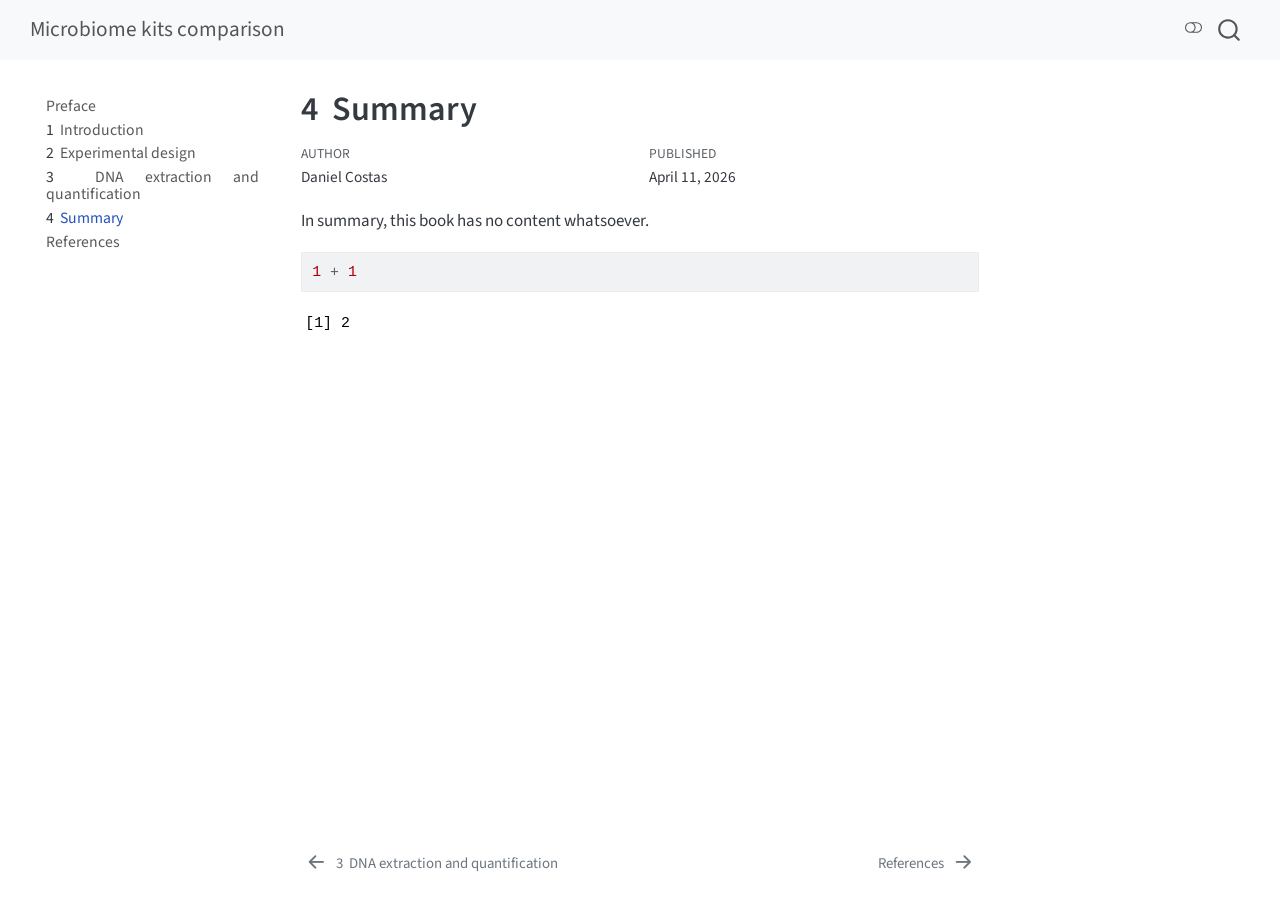
<file: docs/summary.html>
<!DOCTYPE html>
<html xmlns="http://www.w3.org/1999/xhtml" lang="en" xml:lang="en"><head>

<meta charset="utf-8">
<meta name="generator" content="quarto-1.8.27">

<meta name="viewport" content="width=device-width, initial-scale=1.0, user-scalable=yes">

<meta name="author" content="Daniel Costas">
<meta name="dcterms.date" content="2026-04-11">

<title>4&nbsp; Summary – Microbiome kits comparison</title>
<style>
code{white-space: pre-wrap;}
span.smallcaps{font-variant: small-caps;}
div.columns{display: flex; gap: min(4vw, 1.5em);}
div.column{flex: auto; overflow-x: auto;}
div.hanging-indent{margin-left: 1.5em; text-indent: -1.5em;}
ul.task-list{list-style: none;}
ul.task-list li input[type="checkbox"] {
  width: 0.8em;
  margin: 0 0.8em 0.2em -1em; /* quarto-specific, see https://github.com/quarto-dev/quarto-cli/issues/4556 */ 
  vertical-align: middle;
}
/* CSS for syntax highlighting */
html { -webkit-text-size-adjust: 100%; }
pre > code.sourceCode { white-space: pre; position: relative; }
pre > code.sourceCode > span { display: inline-block; line-height: 1.25; }
pre > code.sourceCode > span:empty { height: 1.2em; }
.sourceCode { overflow: visible; }
code.sourceCode > span { color: inherit; text-decoration: inherit; }
div.sourceCode { margin: 1em 0; }
pre.sourceCode { margin: 0; }
@media screen {
div.sourceCode { overflow: auto; }
}
@media print {
pre > code.sourceCode { white-space: pre-wrap; }
pre > code.sourceCode > span { text-indent: -5em; padding-left: 5em; }
}
pre.numberSource code
  { counter-reset: source-line 0; }
pre.numberSource code > span
  { position: relative; left: -4em; counter-increment: source-line; }
pre.numberSource code > span > a:first-child::before
  { content: counter(source-line);
    position: relative; left: -1em; text-align: right; vertical-align: baseline;
    border: none; display: inline-block;
    -webkit-touch-callout: none; -webkit-user-select: none;
    -khtml-user-select: none; -moz-user-select: none;
    -ms-user-select: none; user-select: none;
    padding: 0 4px; width: 4em;
  }
pre.numberSource { margin-left: 3em;  padding-left: 4px; }
div.sourceCode
  {   }
@media screen {
pre > code.sourceCode > span > a:first-child::before { text-decoration: underline; }
}
</style>


<script src="site_libs/quarto-nav/quarto-nav.js"></script>
<script src="site_libs/clipboard/clipboard.min.js"></script>
<script src="site_libs/quarto-search/autocomplete.umd.js"></script>
<script src="site_libs/quarto-search/fuse.min.js"></script>
<script src="site_libs/quarto-search/quarto-search.js"></script>
<meta name="quarto:offset" content="./">
<link href="./references.html" rel="next">
<link href="./dna_extraction.html" rel="prev">
<script src="site_libs/quarto-html/quarto.js" type="module"></script>
<script src="site_libs/quarto-html/tabsets/tabsets.js" type="module"></script>
<script src="site_libs/quarto-html/axe/axe-check.js" type="module"></script>
<script src="site_libs/quarto-html/popper.min.js"></script>
<script src="site_libs/quarto-html/tippy.umd.min.js"></script>
<script src="site_libs/quarto-html/anchor.min.js"></script>
<link href="site_libs/quarto-html/tippy.css" rel="stylesheet">
<link href="site_libs/quarto-html/quarto-syntax-highlighting-ed96de9b727972fe78a7b5d16c58bf87.css" rel="stylesheet" class="quarto-color-scheme" id="quarto-text-highlighting-styles">
<link href="site_libs/quarto-html/quarto-syntax-highlighting-dark-4d9afe2b8d18ee9fa5d0d57b5ed4214d.css" rel="stylesheet" class="quarto-color-scheme quarto-color-alternate" id="quarto-text-highlighting-styles">
<link href="site_libs/quarto-html/quarto-syntax-highlighting-ed96de9b727972fe78a7b5d16c58bf87.css" rel="stylesheet" class="quarto-color-scheme-extra" id="quarto-text-highlighting-styles">
<script src="site_libs/bootstrap/bootstrap.min.js"></script>
<link href="site_libs/bootstrap/bootstrap-icons.css" rel="stylesheet">
<link href="site_libs/bootstrap/bootstrap-0dd2bd5de344125cf763a379ddc3eb04.min.css" rel="stylesheet" append-hash="true" class="quarto-color-scheme" id="quarto-bootstrap" data-mode="light">
<link href="site_libs/bootstrap/bootstrap-dark-7e34ecb6a0e7991f0346b0751d4a7c3f.min.css" rel="stylesheet" append-hash="true" class="quarto-color-scheme quarto-color-alternate" id="quarto-bootstrap" data-mode="dark">
<link href="site_libs/bootstrap/bootstrap-0dd2bd5de344125cf763a379ddc3eb04.min.css" rel="stylesheet" append-hash="true" class="quarto-color-scheme-extra" id="quarto-bootstrap" data-mode="light">
<script id="quarto-search-options" type="application/json">{
  "location": "navbar",
  "copy-button": false,
  "collapse-after": 3,
  "panel-placement": "end",
  "type": "overlay",
  "limit": 50,
  "keyboard-shortcut": [
    "f",
    "/",
    "s"
  ],
  "language": {
    "search-no-results-text": "No results",
    "search-matching-documents-text": "matching documents",
    "search-copy-link-title": "Copy link to search",
    "search-hide-matches-text": "Hide additional matches",
    "search-more-match-text": "more match in this document",
    "search-more-matches-text": "more matches in this document",
    "search-clear-button-title": "Clear",
    "search-text-placeholder": "",
    "search-detached-cancel-button-title": "Cancel",
    "search-submit-button-title": "Submit",
    "search-label": "Search"
  }
}</script>


<link rel="stylesheet" href="styles.css">
</head>

<body class="nav-sidebar floating nav-fixed quarto-light"><script id="quarto-html-before-body" type="application/javascript">
    const toggleBodyColorMode = (bsSheetEl) => {
      const mode = bsSheetEl.getAttribute("data-mode");
      const bodyEl = window.document.querySelector("body");
      if (mode === "dark") {
        bodyEl.classList.add("quarto-dark");
        bodyEl.classList.remove("quarto-light");
      } else {
        bodyEl.classList.add("quarto-light");
        bodyEl.classList.remove("quarto-dark");
      }
    }
    const toggleBodyColorPrimary = () => {
      const bsSheetEl = window.document.querySelector("link#quarto-bootstrap:not([rel=disabled-stylesheet])");
      if (bsSheetEl) {
        toggleBodyColorMode(bsSheetEl);
      }
    }
    const setColorSchemeToggle = (alternate) => {
      const toggles = window.document.querySelectorAll('.quarto-color-scheme-toggle');
      for (let i=0; i < toggles.length; i++) {
        const toggle = toggles[i];
        if (toggle) {
          if (alternate) {
            toggle.classList.add("alternate");
          } else {
            toggle.classList.remove("alternate");
          }
        }
      }
    };
    const toggleColorMode = (alternate) => {
      // Switch the stylesheets
      const primaryStylesheets = window.document.querySelectorAll('link.quarto-color-scheme:not(.quarto-color-alternate)');
      const alternateStylesheets = window.document.querySelectorAll('link.quarto-color-scheme.quarto-color-alternate');
      manageTransitions('#quarto-margin-sidebar .nav-link', false);
      if (alternate) {
        // note: dark is layered on light, we don't disable primary!
        enableStylesheet(alternateStylesheets);
        for (const sheetNode of alternateStylesheets) {
          if (sheetNode.id === "quarto-bootstrap") {
            toggleBodyColorMode(sheetNode);
          }
        }
      } else {
        disableStylesheet(alternateStylesheets);
        enableStylesheet(primaryStylesheets)
        toggleBodyColorPrimary();
      }
      manageTransitions('#quarto-margin-sidebar .nav-link', true);
      // Switch the toggles
      setColorSchemeToggle(alternate)
      // Hack to workaround the fact that safari doesn't
      // properly recolor the scrollbar when toggling (#1455)
      if (navigator.userAgent.indexOf('Safari') > 0 && navigator.userAgent.indexOf('Chrome') == -1) {
        manageTransitions("body", false);
        window.scrollTo(0, 1);
        setTimeout(() => {
          window.scrollTo(0, 0);
          manageTransitions("body", true);
        }, 40);
      }
    }
    const disableStylesheet = (stylesheets) => {
      for (let i=0; i < stylesheets.length; i++) {
        const stylesheet = stylesheets[i];
        stylesheet.rel = 'disabled-stylesheet';
      }
    }
    const enableStylesheet = (stylesheets) => {
      for (let i=0; i < stylesheets.length; i++) {
        const stylesheet = stylesheets[i];
        if(stylesheet.rel !== 'stylesheet') { // for Chrome, which will still FOUC without this check
          stylesheet.rel = 'stylesheet';
        }
      }
    }
    const manageTransitions = (selector, allowTransitions) => {
      const els = window.document.querySelectorAll(selector);
      for (let i=0; i < els.length; i++) {
        const el = els[i];
        if (allowTransitions) {
          el.classList.remove('notransition');
        } else {
          el.classList.add('notransition');
        }
      }
    }
    const isFileUrl = () => {
      return window.location.protocol === 'file:';
    }
    const hasAlternateSentinel = () => {
      let styleSentinel = getColorSchemeSentinel();
      if (styleSentinel !== null) {
        return styleSentinel === "alternate";
      } else {
        return false;
      }
    }
    const setStyleSentinel = (alternate) => {
      const value = alternate ? "alternate" : "default";
      if (!isFileUrl()) {
        window.localStorage.setItem("quarto-color-scheme", value);
      } else {
        localAlternateSentinel = value;
      }
    }
    const getColorSchemeSentinel = () => {
      if (!isFileUrl()) {
        const storageValue = window.localStorage.getItem("quarto-color-scheme");
        return storageValue != null ? storageValue : localAlternateSentinel;
      } else {
        return localAlternateSentinel;
      }
    }
    const toggleGiscusIfUsed = (isAlternate, darkModeDefault) => {
      const baseTheme = document.querySelector('#giscus-base-theme')?.value ?? 'light';
      const alternateTheme = document.querySelector('#giscus-alt-theme')?.value ?? 'dark';
      let newTheme = '';
      if(authorPrefersDark) {
        newTheme = isAlternate ? baseTheme : alternateTheme;
      } else {
        newTheme = isAlternate ? alternateTheme : baseTheme;
      }
      const changeGiscusTheme = () => {
        // From: https://github.com/giscus/giscus/issues/336
        const sendMessage = (message) => {
          const iframe = document.querySelector('iframe.giscus-frame');
          if (!iframe) return;
          iframe.contentWindow.postMessage({ giscus: message }, 'https://giscus.app');
        }
        sendMessage({
          setConfig: {
            theme: newTheme
          }
        });
      }
      const isGiscussLoaded = window.document.querySelector('iframe.giscus-frame') !== null;
      if (isGiscussLoaded) {
        changeGiscusTheme();
      }
    };
    const authorPrefersDark = false;
    const queryPrefersDark = window.matchMedia('(prefers-color-scheme: dark)');
    const darkModeDefault = queryPrefersDark.matches;
      document.querySelector('link#quarto-text-highlighting-styles.quarto-color-scheme-extra').rel = 'disabled-stylesheet';
      document.querySelector('link#quarto-bootstrap.quarto-color-scheme-extra').rel = 'disabled-stylesheet';
    let localAlternateSentinel = darkModeDefault ? 'alternate' : 'default';
    // Dark / light mode switch
    window.quartoToggleColorScheme = () => {
      // Read the current dark / light value
      let toAlternate = !hasAlternateSentinel();
      toggleColorMode(toAlternate);
      setStyleSentinel(toAlternate);
      toggleGiscusIfUsed(toAlternate, darkModeDefault);
      window.dispatchEvent(new Event('resize'));
    };
    queryPrefersDark.addEventListener("change", e => {
      if(window.localStorage.getItem("quarto-color-scheme") !== null)
        return;
      const alternate = e.matches
      toggleColorMode(alternate);
      localAlternateSentinel = e.matches ? 'alternate' : 'default'; // this is used alongside local storage!
      toggleGiscusIfUsed(alternate, darkModeDefault);
    });
    // Switch to dark mode if need be
    if (hasAlternateSentinel()) {
      toggleColorMode(true);
    } else {
      toggleColorMode(false);
    }
  </script>

<div id="quarto-search-results"></div>
  <header id="quarto-header" class="headroom fixed-top">
    <nav class="navbar navbar-expand-lg " data-bs-theme="dark">
      <div class="navbar-container container-fluid">
      <div class="navbar-brand-container mx-auto">
    <a class="navbar-brand" href="./index.html">
    <span class="navbar-title">Microbiome kits comparison</span>
    </a>
  </div>
        <div class="quarto-navbar-tools tools-end">
  <a href="" class="quarto-color-scheme-toggle quarto-navigation-tool  px-1" onclick="window.quartoToggleColorScheme(); return false;" title="Toggle dark mode"><i class="bi"></i></a>
</div>
          <div id="quarto-search" class="" title="Search"></div>
      </div> <!-- /container-fluid -->
    </nav>
  <nav class="quarto-secondary-nav">
    <div class="container-fluid d-flex">
      <button type="button" class="quarto-btn-toggle btn" data-bs-toggle="collapse" role="button" data-bs-target=".quarto-sidebar-collapse-item" aria-controls="quarto-sidebar" aria-expanded="false" aria-label="Toggle sidebar navigation" onclick="if (window.quartoToggleHeadroom) { window.quartoToggleHeadroom(); }">
        <i class="bi bi-layout-text-sidebar-reverse"></i>
      </button>
        <nav class="quarto-page-breadcrumbs" aria-label="breadcrumb"><ol class="breadcrumb"><li class="breadcrumb-item"><a href="./summary.html"><span class="chapter-number">4</span>&nbsp; <span class="chapter-title">Summary</span></a></li></ol></nav>
        <a class="flex-grow-1" role="navigation" data-bs-toggle="collapse" data-bs-target=".quarto-sidebar-collapse-item" aria-controls="quarto-sidebar" aria-expanded="false" aria-label="Toggle sidebar navigation" onclick="if (window.quartoToggleHeadroom) { window.quartoToggleHeadroom(); }">      
        </a>
    </div>
  </nav>
</header>
<!-- content -->
<div id="quarto-content" class="quarto-container page-columns page-rows-contents page-layout-article page-navbar">
<!-- sidebar -->
  <nav id="quarto-sidebar" class="sidebar collapse collapse-horizontal quarto-sidebar-collapse-item sidebar-navigation floating overflow-auto">
    <div class="sidebar-menu-container"> 
    <ul class="list-unstyled mt-1">
        <li class="sidebar-item">
  <div class="sidebar-item-container"> 
  <a href="./index.html" class="sidebar-item-text sidebar-link">
 <span class="menu-text">Preface</span></a>
  </div>
</li>
        <li class="sidebar-item">
  <div class="sidebar-item-container"> 
  <a href="./introduction.html" class="sidebar-item-text sidebar-link">
 <span class="menu-text"><span class="chapter-number">1</span>&nbsp; <span class="chapter-title">Introduction</span></span></a>
  </div>
</li>
        <li class="sidebar-item">
  <div class="sidebar-item-container"> 
  <a href="./experimental_design.html" class="sidebar-item-text sidebar-link">
 <span class="menu-text"><span class="chapter-number">2</span>&nbsp; <span class="chapter-title">Experimental design</span></span></a>
  </div>
</li>
        <li class="sidebar-item">
  <div class="sidebar-item-container"> 
  <a href="./dna_extraction.html" class="sidebar-item-text sidebar-link">
 <span class="menu-text"><span class="chapter-number">3</span>&nbsp; <span class="chapter-title">DNA extraction and quantification</span></span></a>
  </div>
</li>
        <li class="sidebar-item">
  <div class="sidebar-item-container"> 
  <a href="./summary.html" class="sidebar-item-text sidebar-link active">
 <span class="menu-text"><span class="chapter-number">4</span>&nbsp; <span class="chapter-title">Summary</span></span></a>
  </div>
</li>
        <li class="sidebar-item">
  <div class="sidebar-item-container"> 
  <a href="./references.html" class="sidebar-item-text sidebar-link">
 <span class="menu-text">References</span></a>
  </div>
</li>
    </ul>
    </div>
</nav>
<div id="quarto-sidebar-glass" class="quarto-sidebar-collapse-item" data-bs-toggle="collapse" data-bs-target=".quarto-sidebar-collapse-item"></div>
<!-- margin-sidebar -->
    <div id="quarto-margin-sidebar" class="sidebar margin-sidebar zindex-bottom">
        
    </div>
<!-- main -->
<main class="content" id="quarto-document-content">


<header id="title-block-header" class="quarto-title-block default">
<div class="quarto-title">
<h1 class="title"><span class="chapter-number">4</span>&nbsp; <span class="chapter-title">Summary</span></h1>
</div>



<div class="quarto-title-meta">

    <div>
    <div class="quarto-title-meta-heading">Author</div>
    <div class="quarto-title-meta-contents">
             <p>Daniel Costas </p>
          </div>
  </div>
    
    <div>
    <div class="quarto-title-meta-heading">Published</div>
    <div class="quarto-title-meta-contents">
      <p class="date">April 11, 2026</p>
    </div>
  </div>
  
    
  </div>
  


</header>


<p>In summary, this book has no content whatsoever.</p>
<div class="cell">
<div class="code-copy-outer-scaffold"><div class="sourceCode cell-code" id="cb1"><pre class="sourceCode r code-with-copy"><code class="sourceCode r"><span id="cb1-1"><a href="#cb1-1" aria-hidden="true" tabindex="-1"></a><span class="dv">1</span> <span class="sc">+</span> <span class="dv">1</span></span></code></pre></div><button title="Copy to Clipboard" class="code-copy-button"><i class="bi"></i></button></div>
<div class="cell-output cell-output-stdout">
<pre><code>[1] 2</code></pre>
</div>
</div>



</main> <!-- /main -->
<script id="quarto-html-after-body" type="application/javascript">
  window.document.addEventListener("DOMContentLoaded", function (event) {
    // Ensure there is a toggle, if there isn't float one in the top right
    if (window.document.querySelector('.quarto-color-scheme-toggle') === null) {
      const a = window.document.createElement('a');
      a.classList.add('top-right');
      a.classList.add('quarto-color-scheme-toggle');
      a.href = "";
      a.onclick = function() { try { window.quartoToggleColorScheme(); } catch {} return false; };
      const i = window.document.createElement("i");
      i.classList.add('bi');
      a.appendChild(i);
      window.document.body.appendChild(a);
    }
    setColorSchemeToggle(hasAlternateSentinel())
    const icon = "";
    const anchorJS = new window.AnchorJS();
    anchorJS.options = {
      placement: 'right',
      icon: icon
    };
    anchorJS.add('.anchored');
    const isCodeAnnotation = (el) => {
      for (const clz of el.classList) {
        if (clz.startsWith('code-annotation-')) {                     
          return true;
        }
      }
      return false;
    }
    const onCopySuccess = function(e) {
      // button target
      const button = e.trigger;
      // don't keep focus
      button.blur();
      // flash "checked"
      button.classList.add('code-copy-button-checked');
      var currentTitle = button.getAttribute("title");
      button.setAttribute("title", "Copied!");
      let tooltip;
      if (window.bootstrap) {
        button.setAttribute("data-bs-toggle", "tooltip");
        button.setAttribute("data-bs-placement", "left");
        button.setAttribute("data-bs-title", "Copied!");
        tooltip = new bootstrap.Tooltip(button, 
          { trigger: "manual", 
            customClass: "code-copy-button-tooltip",
            offset: [0, -8]});
        tooltip.show();    
      }
      setTimeout(function() {
        if (tooltip) {
          tooltip.hide();
          button.removeAttribute("data-bs-title");
          button.removeAttribute("data-bs-toggle");
          button.removeAttribute("data-bs-placement");
        }
        button.setAttribute("title", currentTitle);
        button.classList.remove('code-copy-button-checked');
      }, 1000);
      // clear code selection
      e.clearSelection();
    }
    const getTextToCopy = function(trigger) {
      const outerScaffold = trigger.parentElement.cloneNode(true);
      const codeEl = outerScaffold.querySelector('code');
      for (const childEl of codeEl.children) {
        if (isCodeAnnotation(childEl)) {
          childEl.remove();
        }
      }
      return codeEl.innerText;
    }
    const clipboard = new window.ClipboardJS('.code-copy-button:not([data-in-quarto-modal])', {
      text: getTextToCopy
    });
    clipboard.on('success', onCopySuccess);
    if (window.document.getElementById('quarto-embedded-source-code-modal')) {
      const clipboardModal = new window.ClipboardJS('.code-copy-button[data-in-quarto-modal]', {
        text: getTextToCopy,
        container: window.document.getElementById('quarto-embedded-source-code-modal')
      });
      clipboardModal.on('success', onCopySuccess);
    }
      var localhostRegex = new RegExp(/^(?:http|https):\/\/localhost\:?[0-9]*\//);
      var mailtoRegex = new RegExp(/^mailto:/);
        var filterRegex = new RegExp('/' + window.location.host + '/');
      var isInternal = (href) => {
          return filterRegex.test(href) || localhostRegex.test(href) || mailtoRegex.test(href);
      }
      // Inspect non-navigation links and adorn them if external
     var links = window.document.querySelectorAll('a[href]:not(.nav-link):not(.navbar-brand):not(.toc-action):not(.sidebar-link):not(.sidebar-item-toggle):not(.pagination-link):not(.no-external):not([aria-hidden]):not(.dropdown-item):not(.quarto-navigation-tool):not(.about-link)');
      for (var i=0; i<links.length; i++) {
        const link = links[i];
        if (!isInternal(link.href)) {
          // undo the damage that might have been done by quarto-nav.js in the case of
          // links that we want to consider external
          if (link.dataset.originalHref !== undefined) {
            link.href = link.dataset.originalHref;
          }
        }
      }
    function tippyHover(el, contentFn, onTriggerFn, onUntriggerFn) {
      const config = {
        allowHTML: true,
        maxWidth: 500,
        delay: 100,
        arrow: false,
        appendTo: function(el) {
            return el.parentElement;
        },
        interactive: true,
        interactiveBorder: 10,
        theme: 'quarto',
        placement: 'bottom-start',
      };
      if (contentFn) {
        config.content = contentFn;
      }
      if (onTriggerFn) {
        config.onTrigger = onTriggerFn;
      }
      if (onUntriggerFn) {
        config.onUntrigger = onUntriggerFn;
      }
      window.tippy(el, config); 
    }
    const noterefs = window.document.querySelectorAll('a[role="doc-noteref"]');
    for (var i=0; i<noterefs.length; i++) {
      const ref = noterefs[i];
      tippyHover(ref, function() {
        // use id or data attribute instead here
        let href = ref.getAttribute('data-footnote-href') || ref.getAttribute('href');
        try { href = new URL(href).hash; } catch {}
        const id = href.replace(/^#\/?/, "");
        const note = window.document.getElementById(id);
        if (note) {
          return note.innerHTML;
        } else {
          return "";
        }
      });
    }
    const xrefs = window.document.querySelectorAll('a.quarto-xref');
    const processXRef = (id, note) => {
      // Strip column container classes
      const stripColumnClz = (el) => {
        el.classList.remove("page-full", "page-columns");
        if (el.children) {
          for (const child of el.children) {
            stripColumnClz(child);
          }
        }
      }
      stripColumnClz(note)
      if (id === null || id.startsWith('sec-')) {
        // Special case sections, only their first couple elements
        const container = document.createElement("div");
        if (note.children && note.children.length > 2) {
          container.appendChild(note.children[0].cloneNode(true));
          for (let i = 1; i < note.children.length; i++) {
            const child = note.children[i];
            if (child.tagName === "P" && child.innerText === "") {
              continue;
            } else {
              container.appendChild(child.cloneNode(true));
              break;
            }
          }
          if (window.Quarto?.typesetMath) {
            window.Quarto.typesetMath(container);
          }
          return container.innerHTML
        } else {
          if (window.Quarto?.typesetMath) {
            window.Quarto.typesetMath(note);
          }
          return note.innerHTML;
        }
      } else {
        // Remove any anchor links if they are present
        const anchorLink = note.querySelector('a.anchorjs-link');
        if (anchorLink) {
          anchorLink.remove();
        }
        if (window.Quarto?.typesetMath) {
          window.Quarto.typesetMath(note);
        }
        if (note.classList.contains("callout")) {
          return note.outerHTML;
        } else {
          return note.innerHTML;
        }
      }
    }
    for (var i=0; i<xrefs.length; i++) {
      const xref = xrefs[i];
      tippyHover(xref, undefined, function(instance) {
        instance.disable();
        let url = xref.getAttribute('href');
        let hash = undefined; 
        if (url.startsWith('#')) {
          hash = url;
        } else {
          try { hash = new URL(url).hash; } catch {}
        }
        if (hash) {
          const id = hash.replace(/^#\/?/, "");
          const note = window.document.getElementById(id);
          if (note !== null) {
            try {
              const html = processXRef(id, note.cloneNode(true));
              instance.setContent(html);
            } finally {
              instance.enable();
              instance.show();
            }
          } else {
            // See if we can fetch this
            fetch(url.split('#')[0])
            .then(res => res.text())
            .then(html => {
              const parser = new DOMParser();
              const htmlDoc = parser.parseFromString(html, "text/html");
              const note = htmlDoc.getElementById(id);
              if (note !== null) {
                const html = processXRef(id, note);
                instance.setContent(html);
              } 
            }).finally(() => {
              instance.enable();
              instance.show();
            });
          }
        } else {
          // See if we can fetch a full url (with no hash to target)
          // This is a special case and we should probably do some content thinning / targeting
          fetch(url)
          .then(res => res.text())
          .then(html => {
            const parser = new DOMParser();
            const htmlDoc = parser.parseFromString(html, "text/html");
            const note = htmlDoc.querySelector('main.content');
            if (note !== null) {
              // This should only happen for chapter cross references
              // (since there is no id in the URL)
              // remove the first header
              if (note.children.length > 0 && note.children[0].tagName === "HEADER") {
                note.children[0].remove();
              }
              const html = processXRef(null, note);
              instance.setContent(html);
            } 
          }).finally(() => {
            instance.enable();
            instance.show();
          });
        }
      }, function(instance) {
      });
    }
        let selectedAnnoteEl;
        const selectorForAnnotation = ( cell, annotation) => {
          let cellAttr = 'data-code-cell="' + cell + '"';
          let lineAttr = 'data-code-annotation="' +  annotation + '"';
          const selector = 'span[' + cellAttr + '][' + lineAttr + ']';
          return selector;
        }
        const selectCodeLines = (annoteEl) => {
          const doc = window.document;
          const targetCell = annoteEl.getAttribute("data-target-cell");
          const targetAnnotation = annoteEl.getAttribute("data-target-annotation");
          const annoteSpan = window.document.querySelector(selectorForAnnotation(targetCell, targetAnnotation));
          const lines = annoteSpan.getAttribute("data-code-lines").split(",");
          const lineIds = lines.map((line) => {
            return targetCell + "-" + line;
          })
          let top = null;
          let height = null;
          let parent = null;
          if (lineIds.length > 0) {
              //compute the position of the single el (top and bottom and make a div)
              const el = window.document.getElementById(lineIds[0]);
              top = el.offsetTop;
              height = el.offsetHeight;
              parent = el.parentElement.parentElement;
            if (lineIds.length > 1) {
              const lastEl = window.document.getElementById(lineIds[lineIds.length - 1]);
              const bottom = lastEl.offsetTop + lastEl.offsetHeight;
              height = bottom - top;
            }
            if (top !== null && height !== null && parent !== null) {
              // cook up a div (if necessary) and position it 
              let div = window.document.getElementById("code-annotation-line-highlight");
              if (div === null) {
                div = window.document.createElement("div");
                div.setAttribute("id", "code-annotation-line-highlight");
                div.style.position = 'absolute';
                parent.appendChild(div);
              }
              div.style.top = top - 2 + "px";
              div.style.height = height + 4 + "px";
              div.style.left = 0;
              let gutterDiv = window.document.getElementById("code-annotation-line-highlight-gutter");
              if (gutterDiv === null) {
                gutterDiv = window.document.createElement("div");
                gutterDiv.setAttribute("id", "code-annotation-line-highlight-gutter");
                gutterDiv.style.position = 'absolute';
                const codeCell = window.document.getElementById(targetCell);
                const gutter = codeCell.querySelector('.code-annotation-gutter');
                gutter.appendChild(gutterDiv);
              }
              gutterDiv.style.top = top - 2 + "px";
              gutterDiv.style.height = height + 4 + "px";
            }
            selectedAnnoteEl = annoteEl;
          }
        };
        const unselectCodeLines = () => {
          const elementsIds = ["code-annotation-line-highlight", "code-annotation-line-highlight-gutter"];
          elementsIds.forEach((elId) => {
            const div = window.document.getElementById(elId);
            if (div) {
              div.remove();
            }
          });
          selectedAnnoteEl = undefined;
        };
          // Handle positioning of the toggle
      window.addEventListener(
        "resize",
        throttle(() => {
          elRect = undefined;
          if (selectedAnnoteEl) {
            selectCodeLines(selectedAnnoteEl);
          }
        }, 10)
      );
      function throttle(fn, ms) {
      let throttle = false;
      let timer;
        return (...args) => {
          if(!throttle) { // first call gets through
              fn.apply(this, args);
              throttle = true;
          } else { // all the others get throttled
              if(timer) clearTimeout(timer); // cancel #2
              timer = setTimeout(() => {
                fn.apply(this, args);
                timer = throttle = false;
              }, ms);
          }
        };
      }
        // Attach click handler to the DT
        const annoteDls = window.document.querySelectorAll('dt[data-target-cell]');
        for (const annoteDlNode of annoteDls) {
          annoteDlNode.addEventListener('click', (event) => {
            const clickedEl = event.target;
            if (clickedEl !== selectedAnnoteEl) {
              unselectCodeLines();
              const activeEl = window.document.querySelector('dt[data-target-cell].code-annotation-active');
              if (activeEl) {
                activeEl.classList.remove('code-annotation-active');
              }
              selectCodeLines(clickedEl);
              clickedEl.classList.add('code-annotation-active');
            } else {
              // Unselect the line
              unselectCodeLines();
              clickedEl.classList.remove('code-annotation-active');
            }
          });
        }
    const findCites = (el) => {
      const parentEl = el.parentElement;
      if (parentEl) {
        const cites = parentEl.dataset.cites;
        if (cites) {
          return {
            el,
            cites: cites.split(' ')
          };
        } else {
          return findCites(el.parentElement)
        }
      } else {
        return undefined;
      }
    };
    var bibliorefs = window.document.querySelectorAll('a[role="doc-biblioref"]');
    for (var i=0; i<bibliorefs.length; i++) {
      const ref = bibliorefs[i];
      const citeInfo = findCites(ref);
      if (citeInfo) {
        tippyHover(citeInfo.el, function() {
          var popup = window.document.createElement('div');
          citeInfo.cites.forEach(function(cite) {
            var citeDiv = window.document.createElement('div');
            citeDiv.classList.add('hanging-indent');
            citeDiv.classList.add('csl-entry');
            var biblioDiv = window.document.getElementById('ref-' + cite);
            if (biblioDiv) {
              citeDiv.innerHTML = biblioDiv.innerHTML;
            }
            popup.appendChild(citeDiv);
          });
          return popup.innerHTML;
        });
      }
    }
  });
  </script>
<nav class="page-navigation">
  <div class="nav-page nav-page-previous">
      <a href="./dna_extraction.html" class="pagination-link" aria-label="DNA extraction and quantification">
        <i class="bi bi-arrow-left-short"></i> <span class="nav-page-text"><span class="chapter-number">3</span>&nbsp; <span class="chapter-title">DNA extraction and quantification</span></span>
      </a>          
  </div>
  <div class="nav-page nav-page-next">
      <a href="./references.html" class="pagination-link" aria-label="References">
        <span class="nav-page-text">References</span> <i class="bi bi-arrow-right-short"></i>
      </a>
  </div>
</nav>
</div> <!-- /content -->




</body></html>
</file>
<file: docs/site_libs/quarto-html/tippy.css>
.tippy-box[data-animation=fade][data-state=hidden]{opacity:0}[data-tippy-root]{max-width:calc(100vw - 10px)}.tippy-box{position:relative;background-color:#333;color:#fff;border-radius:4px;font-size:14px;line-height:1.4;white-space:normal;outline:0;transition-property:transform,visibility,opacity}.tippy-box[data-placement^=top]>.tippy-arrow{bottom:0}.tippy-box[data-placement^=top]>.tippy-arrow:before{bottom:-7px;left:0;border-width:8px 8px 0;border-top-color:initial;transform-origin:center top}.tippy-box[data-placement^=bottom]>.tippy-arrow{top:0}.tippy-box[data-placement^=bottom]>.tippy-arrow:before{top:-7px;left:0;border-width:0 8px 8px;border-bottom-color:initial;transform-origin:center bottom}.tippy-box[data-placement^=left]>.tippy-arrow{right:0}.tippy-box[data-placement^=left]>.tippy-arrow:before{border-width:8px 0 8px 8px;border-left-color:initial;right:-7px;transform-origin:center left}.tippy-box[data-placement^=right]>.tippy-arrow{left:0}.tippy-box[data-placement^=right]>.tippy-arrow:before{left:-7px;border-width:8px 8px 8px 0;border-right-color:initial;transform-origin:center right}.tippy-box[data-inertia][data-state=visible]{transition-timing-function:cubic-bezier(.54,1.5,.38,1.11)}.tippy-arrow{width:16px;height:16px;color:#333}.tippy-arrow:before{content:"";position:absolute;border-color:transparent;border-style:solid}.tippy-content{position:relative;padding:5px 9px;z-index:1}
</file>
<file: docs/site_libs/quarto-html/quarto-syntax-highlighting-ed96de9b727972fe78a7b5d16c58bf87.css>
/* quarto syntax highlight colors */
:root {
  --quarto-hl-ot-color: #003B4F;
  --quarto-hl-at-color: #657422;
  --quarto-hl-ss-color: #20794D;
  --quarto-hl-an-color: #5E5E5E;
  --quarto-hl-fu-color: #4758AB;
  --quarto-hl-st-color: #20794D;
  --quarto-hl-cf-color: #003B4F;
  --quarto-hl-op-color: #5E5E5E;
  --quarto-hl-er-color: #AD0000;
  --quarto-hl-bn-color: #AD0000;
  --quarto-hl-al-color: #AD0000;
  --quarto-hl-va-color: #111111;
  --quarto-hl-bu-color: inherit;
  --quarto-hl-ex-color: inherit;
  --quarto-hl-pp-color: #AD0000;
  --quarto-hl-in-color: #5E5E5E;
  --quarto-hl-vs-color: #20794D;
  --quarto-hl-wa-color: #5E5E5E;
  --quarto-hl-do-color: #5E5E5E;
  --quarto-hl-im-color: #00769E;
  --quarto-hl-ch-color: #20794D;
  --quarto-hl-dt-color: #AD0000;
  --quarto-hl-fl-color: #AD0000;
  --quarto-hl-co-color: #5E5E5E;
  --quarto-hl-cv-color: #5E5E5E;
  --quarto-hl-cn-color: #8f5902;
  --quarto-hl-sc-color: #5E5E5E;
  --quarto-hl-dv-color: #AD0000;
  --quarto-hl-kw-color: #003B4F;
}

/* other quarto variables */
:root {
  --quarto-font-monospace: SFMono-Regular, Menlo, Monaco, Consolas, "Liberation Mono", "Courier New", monospace;
}

/* syntax highlight based on Pandoc's rules */
pre > code.sourceCode > span {
  color: #003B4F;
}

code.sourceCode > span {
  color: #003B4F;
}

div.sourceCode,
div.sourceCode pre.sourceCode {
  color: #003B4F;
}

/* Normal */
code span {
  color: #003B4F;
}

/* Alert */
code span.al {
  color: #AD0000;
  font-style: inherit;
}

/* Annotation */
code span.an {
  color: #5E5E5E;
  font-style: inherit;
}

/* Attribute */
code span.at {
  color: #657422;
  font-style: inherit;
}

/* BaseN */
code span.bn {
  color: #AD0000;
  font-style: inherit;
}

/* BuiltIn */
code span.bu {
  font-style: inherit;
}

/* ControlFlow */
code span.cf {
  color: #003B4F;
  font-weight: bold;
  font-style: inherit;
}

/* Char */
code span.ch {
  color: #20794D;
  font-style: inherit;
}

/* Constant */
code span.cn {
  color: #8f5902;
  font-style: inherit;
}

/* Comment */
code span.co {
  color: #5E5E5E;
  font-style: inherit;
}

/* CommentVar */
code span.cv {
  color: #5E5E5E;
  font-style: italic;
}

/* Documentation */
code span.do {
  color: #5E5E5E;
  font-style: italic;
}

/* DataType */
code span.dt {
  color: #AD0000;
  font-style: inherit;
}

/* DecVal */
code span.dv {
  color: #AD0000;
  font-style: inherit;
}

/* Error */
code span.er {
  color: #AD0000;
  font-style: inherit;
}

/* Extension */
code span.ex {
  font-style: inherit;
}

/* Float */
code span.fl {
  color: #AD0000;
  font-style: inherit;
}

/* Function */
code span.fu {
  color: #4758AB;
  font-style: inherit;
}

/* Import */
code span.im {
  color: #00769E;
  font-style: inherit;
}

/* Information */
code span.in {
  color: #5E5E5E;
  font-style: inherit;
}

/* Keyword */
code span.kw {
  color: #003B4F;
  font-weight: bold;
  font-style: inherit;
}

/* Operator */
code span.op {
  color: #5E5E5E;
  font-style: inherit;
}

/* Other */
code span.ot {
  color: #003B4F;
  font-style: inherit;
}

/* Preprocessor */
code span.pp {
  color: #AD0000;
  font-style: inherit;
}

/* SpecialChar */
code span.sc {
  color: #5E5E5E;
  font-style: inherit;
}

/* SpecialString */
code span.ss {
  color: #20794D;
  font-style: inherit;
}

/* String */
code span.st {
  color: #20794D;
  font-style: inherit;
}

/* Variable */
code span.va {
  color: #111111;
  font-style: inherit;
}

/* VerbatimString */
code span.vs {
  color: #20794D;
  font-style: inherit;
}

/* Warning */
code span.wa {
  color: #5E5E5E;
  font-style: italic;
}

.prevent-inlining {
  content: "</";
}

/*# sourceMappingURL=0920dd6d7437995b8cdf7429764427b1.css.map */
</file>
<file: docs/site_libs/quarto-html/quarto-syntax-highlighting-dark-4d9afe2b8d18ee9fa5d0d57b5ed4214d.css>
/* quarto syntax highlight colors */
:root {
  --quarto-hl-al-color: #f07178;
  --quarto-hl-an-color: #d4d0ab;
  --quarto-hl-at-color: #00e0e0;
  --quarto-hl-bn-color: #d4d0ab;
  --quarto-hl-bu-color: #abe338;
  --quarto-hl-ch-color: #abe338;
  --quarto-hl-co-color: #f8f8f2;
  --quarto-hl-cv-color: #ffd700;
  --quarto-hl-cn-color: #ffd700;
  --quarto-hl-cf-color: #ffa07a;
  --quarto-hl-dt-color: #ffa07a;
  --quarto-hl-dv-color: #d4d0ab;
  --quarto-hl-do-color: #f8f8f2;
  --quarto-hl-er-color: #f07178;
  --quarto-hl-ex-color: #00e0e0;
  --quarto-hl-fl-color: #d4d0ab;
  --quarto-hl-fu-color: #ffa07a;
  --quarto-hl-im-color: #abe338;
  --quarto-hl-in-color: #d4d0ab;
  --quarto-hl-kw-color: #ffa07a;
  --quarto-hl-op-color: #ffa07a;
  --quarto-hl-ot-color: #00e0e0;
  --quarto-hl-pp-color: #dcc6e0;
  --quarto-hl-re-color: #00e0e0;
  --quarto-hl-sc-color: #abe338;
  --quarto-hl-ss-color: #abe338;
  --quarto-hl-st-color: #abe338;
  --quarto-hl-va-color: #00e0e0;
  --quarto-hl-vs-color: #abe338;
  --quarto-hl-wa-color: #dcc6e0;
}

/* other quarto variables */
:root {
  --quarto-font-monospace: SFMono-Regular, Menlo, Monaco, Consolas, "Liberation Mono", "Courier New", monospace;
}

/* syntax highlight based on Pandoc's rules */
pre > code.sourceCode > span {
  color: #f8f8f2;
}

code.sourceCode > span {
  color: #f8f8f2;
}

div.sourceCode,
div.sourceCode pre.sourceCode {
  color: #f8f8f2;
}

/* Normal */
code span {
  color: #f8f8f2;
}

/* Alert */
code span.al {
  color: #f07178;
}

/* Annotation */
code span.an {
  color: #d4d0ab;
}

/* Attribute */
code span.at {
  color: #00e0e0;
}

/* BaseN */
code span.bn {
  color: #d4d0ab;
}

/* BuiltIn */
code span.bu {
  color: #abe338;
}

/* ControlFlow */
code span.cf {
  font-weight: bold;
  color: #ffa07a;
}

/* Char */
code span.ch {
  color: #abe338;
}

/* Constant */
code span.cn {
  color: #ffd700;
}

/* Comment */
code span.co {
  font-style: italic;
  color: #f8f8f2;
}

/* CommentVar */
code span.cv {
  color: #ffd700;
}

/* Documentation */
code span.do {
  color: #f8f8f2;
}

/* DataType */
code span.dt {
  color: #ffa07a;
}

/* DecVal */
code span.dv {
  color: #d4d0ab;
}

/* Error */
code span.er {
  color: #f07178;
  text-decoration: underline;
}

/* Extension */
code span.ex {
  font-weight: bold;
  color: #00e0e0;
}

/* Float */
code span.fl {
  color: #d4d0ab;
}

/* Function */
code span.fu {
  color: #ffa07a;
}

/* Import */
code span.im {
  color: #abe338;
}

/* Information */
code span.in {
  color: #d4d0ab;
}

/* Keyword */
code span.kw {
  font-weight: bold;
  color: #ffa07a;
}

/* Operator */
code span.op {
  color: #ffa07a;
}

/* Other */
code span.ot {
  color: #00e0e0;
}

/* Preprocessor */
code span.pp {
  color: #dcc6e0;
}

/* RegionMarker */
code span.re {
  background-color: #f8f8f2;
  color: #00e0e0;
}

/* SpecialChar */
code span.sc {
  color: #abe338;
}

/* SpecialString */
code span.ss {
  color: #abe338;
}

/* String */
code span.st {
  color: #abe338;
}

/* Variable */
code span.va {
  color: #00e0e0;
}

/* VerbatimString */
code span.vs {
  color: #abe338;
}

/* Warning */
code span.wa {
  color: #dcc6e0;
}

.prevent-inlining {
  content: "</";
}

/*# sourceMappingURL=86edf53ecdff796acf02dbceed379426.css.map */
</file>
<file: docs/styles.css>
/* =====================================================
   QUARTO CUSTOM STYLES
   - Justified main body text
   - Justified figure captions
   - Table captions above tables and left-aligned
   - Clean, readable tables
   - Titles left-aligned
   ===================================================== */

/* -----------------------------------------------------
   1. Main body text
   ----------------------------------------------------- */

p {
  text-align: justify;
  line-height: 1.6;
}

li {
  text-align: justify;
  line-height: 1.6;
}

/* -----------------------------------------------------
   2. Figure captions
   Keep captions below figures
   ----------------------------------------------------- */

.figure-caption,
figcaption {
  text-align: justify;
  line-height: 1.5;
}

/* -----------------------------------------------------
   3. Table captions
   caption-side = top/bottom only
   text-align controls left/right/center
   ----------------------------------------------------- */

caption,
.table-caption,
table.dataTable > caption {
  caption-side: top;
  text-align: left !important;
  font-weight: bold;
  line-height: 1.4;
  padding-bottom: 0.4em;
}

/* -----------------------------------------------------
   4. Tables
   ----------------------------------------------------- */

table {
  width: 100%;
  border-collapse: collapse;
  margin-top: 0.5em;
  margin-bottom: 1em;
}

table th,
table td {
  vertical-align: top;
  padding: 6px 8px;
}

/* Table headers */
table th {
  text-align: center;
  vertical-align: middle;
  font-weight: bold;
}

/* Table body cells */
table td {
  text-align: left;
}

/* -----------------------------------------------------
   5. DataTables specific tweaks
   ----------------------------------------------------- */

table.dataTable thead th {
  text-align: center;
  vertical-align: middle;
}

table.dataTable tbody td {
  text-align: left;
  vertical-align: top;
}

div.dt-container div.dt-buttons {
  margin-bottom: 0.5rem;
}

div.dt-container div.dt-search {
  margin-bottom: 0.5rem;
}

div.dt-container div.dt-search input {
  margin-left: 0.4rem;
}

/* Fallback for older DataTables markup */
div.dataTables_wrapper div.dt-buttons {
  margin-bottom: 0.5rem;
}

div.dataTables_wrapper div.dataTables_filter {
  margin-bottom: 0.5rem;
}

div.dataTables_wrapper div.dataTables_filter input {
  margin-left: 0.4rem;
}

/* -----------------------------------------------------
   6. Table notes
   ----------------------------------------------------- */

.table-note {
  max-width: 100%;
  margin-top: 0.4rem;
  margin-bottom: 1rem;
  font-size: 0.9rem;
  line-height: 1.4;
  text-align: justify;
}

.table-note strong {
  font-style: italic;
}

/* -----------------------------------------------------
   7. Headings
   ----------------------------------------------------- */

h1, h2, h3, h4, h5, h6 {
  text-align: left;
}

/* -----------------------------------------------------
   8. Base alignment
   ----------------------------------------------------- */

body {
  text-align: left;
}
</file>
<file: docs/site_libs/htmltools-fill-0.5.9/fill.css>
@layer htmltools {
  .html-fill-container {
    display: flex;
    flex-direction: column;
    /* Prevent the container from expanding vertically or horizontally beyond its
    parent's constraints. */
    min-height: 0;
    min-width: 0;
  }
  .html-fill-container > .html-fill-item {
    /* Fill items can grow and shrink freely within
    available vertical space in fillable container */
    flex: 1 1 auto;
    min-height: 0;
    min-width: 0;
  }
  .html-fill-container > :not(.html-fill-item) {
    /* Prevent shrinking or growing of non-fill items */
    flex: 0 0 auto;
  }
}
</file>
<file: docs/site_libs/datatables-css-0.0.0/datatables-crosstalk.css>
.dt-crosstalk-fade {
  opacity: 0.2;
}

html body div.DTS div.dataTables_scrollBody {
  background: none;
}


/*
Fix https://github.com/rstudio/DT/issues/563
If the `table.display` is set to "block" (e.g., pkgdown), the browser will display
datatable objects strangely. The search panel and the page buttons will still be
in full-width but the table body will be "compact" and shorter.
In therory, having this attributes will affect `dom="t"`
with `display: block` users. But in reality, there should be no one.
We may remove the below lines in the future if the upstream agree to have this there.
See https://github.com/DataTables/DataTablesSrc/issues/160
*/

table.dataTable {
  display: table;
}


/*
When DTOutput(fill = TRUE), it receives a .html-fill-item class (via htmltools::bindFillRole()), which effectively amounts to `flex: 1 1 auto`. That's mostly fine, but the case where `fillContainer=TRUE`+`height:auto`+`flex-basis:auto` and the container (e.g., a bslib::card()) doesn't have a defined height is a bit problematic since the table wants to fit the parent but the parent wants to fit the table, which results pretty small table height (maybe because there is a minimum height somewhere?). It seems better in this case to impose a 400px height default for the table, which we can do by setting `flex-basis` to 400px (the table is still allowed to grow/shrink when the container has an opinionated height).
*/

.html-fill-container > .html-fill-item.datatables {
  flex-basis: 400px;
}
</file>
<file: docs/site_libs/lightable-0.0.1/lightable.css>
/*!
 * lightable v0.0.1
 * Copyright 2020 Hao Zhu
 * Licensed under MIT (https://github.com/haozhu233/kableExtra/blob/master/LICENSE)
 */

.lightable-minimal {
  border-collapse: separate;
  border-spacing: 16px 1px;
  width: 100%;
  margin-bottom: 10px;
}

.lightable-minimal td {
  margin-left: 5px;
  margin-right: 5px;
}

.lightable-minimal th {
  margin-left: 5px;
  margin-right: 5px;
}

.lightable-minimal thead tr:last-child th {
  border-bottom: 2px solid #00000050;
  empty-cells: hide;

}

.lightable-minimal tbody tr:first-child td {
  padding-top: 0.5em;
}

.lightable-minimal.lightable-hover tbody tr:hover {
  background-color: #f5f5f5;
}

.lightable-minimal.lightable-striped tbody tr:nth-child(even) {
  background-color: #f5f5f5;
}

.lightable-classic {
  border-top: 0.16em solid #111111;
  border-bottom: 0.16em solid #111111;
  width: 100%;
  margin-bottom: 10px;
  margin: 10px 5px;
}

.lightable-classic tfoot tr td {
  border: 0;
}

.lightable-classic tfoot tr:first-child td {
  border-top: 0.14em solid #111111;
}

.lightable-classic caption {
  color: #222222;
}

.lightable-classic td {
  padding-left: 5px;
  padding-right: 5px;
  color: #222222;
}

.lightable-classic th {
  padding-left: 5px;
  padding-right: 5px;
  font-weight: normal;
  color: #222222;
}

.lightable-classic thead tr:last-child th {
  border-bottom: 0.10em solid #111111;
}

.lightable-classic.lightable-hover tbody tr:hover {
  background-color: #F9EEC1;
}

.lightable-classic.lightable-striped tbody tr:nth-child(even) {
  background-color: #f5f5f5;
}

.lightable-classic-2 {
  border-top: 3px double #111111;
  border-bottom: 3px double #111111;
  width: 100%;
  margin-bottom: 10px;
}

.lightable-classic-2 tfoot tr td {
  border: 0;
}

.lightable-classic-2 tfoot tr:first-child td {
  border-top: 3px double #111111;
}

.lightable-classic-2 caption {
  color: #222222;
}

.lightable-classic-2 td {
  padding-left: 5px;
  padding-right: 5px;
  color: #222222;
}

.lightable-classic-2 th {
  padding-left: 5px;
  padding-right: 5px;
  font-weight: normal;
  color: #222222;
}

.lightable-classic-2 tbody tr:last-child td {
  border-bottom: 3px double #111111;
}

.lightable-classic-2 thead tr:last-child th {
  border-bottom: 1px solid #111111;
}

.lightable-classic-2.lightable-hover tbody tr:hover {
  background-color: #F9EEC1;
}

.lightable-classic-2.lightable-striped tbody tr:nth-child(even) {
  background-color: #f5f5f5;
}

.lightable-material {
  min-width: 100%;
  white-space: nowrap;
  table-layout: fixed;
  font-family: Roboto, sans-serif;
  border: 1px solid #EEE;
  border-collapse: collapse;
  margin-bottom: 10px;
}

.lightable-material tfoot tr td {
  border: 0;
}

.lightable-material tfoot tr:first-child td {
  border-top: 1px solid #EEE;
}

.lightable-material th {
  height: 56px;
  padding-left: 16px;
  padding-right: 16px;
}

.lightable-material td {
  height: 52px;
  padding-left: 16px;
  padding-right: 16px;
  border-top: 1px solid #eeeeee;
}

.lightable-material.lightable-hover tbody tr:hover {
  background-color: #f5f5f5;
}

.lightable-material.lightable-striped tbody tr:nth-child(even) {
  background-color: #f5f5f5;
}

.lightable-material.lightable-striped tbody td {
  border: 0;
}

.lightable-material.lightable-striped thead tr:last-child th {
  border-bottom: 1px solid #ddd;
}

.lightable-material-dark {
  min-width: 100%;
  white-space: nowrap;
  table-layout: fixed;
  font-family: Roboto, sans-serif;
  border: 1px solid #FFFFFF12;
  border-collapse: collapse;
  margin-bottom: 10px;
  background-color: #363640;
}

.lightable-material-dark tfoot tr td {
  border: 0;
}

.lightable-material-dark tfoot tr:first-child td {
  border-top: 1px solid #FFFFFF12;
}

.lightable-material-dark th {
  height: 56px;
  padding-left: 16px;
  padding-right: 16px;
  color: #FFFFFF60;
}

.lightable-material-dark td {
  height: 52px;
  padding-left: 16px;
  padding-right: 16px;
  color: #FFFFFF;
  border-top: 1px solid #FFFFFF12;
}

.lightable-material-dark.lightable-hover tbody tr:hover {
  background-color: #FFFFFF12;
}

.lightable-material-dark.lightable-striped tbody tr:nth-child(even) {
  background-color: #FFFFFF12;
}

.lightable-material-dark.lightable-striped tbody td {
  border: 0;
}

.lightable-material-dark.lightable-striped thead tr:last-child th {
  border-bottom: 1px solid #FFFFFF12;
}

.lightable-paper {
  width: 100%;
  margin-bottom: 10px;
  color: #444;
}

.lightable-paper tfoot tr td {
  border: 0;
}

.lightable-paper tfoot tr:first-child td {
  border-top: 1px solid #00000020;
}

.lightable-paper thead tr:last-child th {
  color: #666;
  vertical-align: bottom;
  border-bottom: 1px solid #00000020;
  line-height: 1.15em;
  padding: 10px 5px;
}

.lightable-paper td {
  vertical-align: middle;
  border-bottom: 1px solid #00000010;
  line-height: 1.15em;
  padding: 7px 5px;
}

.lightable-paper.lightable-hover tbody tr:hover {
  background-color: #F9EEC1;
}

.lightable-paper.lightable-striped tbody tr:nth-child(even) {
  background-color: #00000008;
}

.lightable-paper.lightable-striped tbody td {
  border: 0;
}
</file>
<file: docs/site_libs/crosstalk-1.2.2/css/crosstalk.min.css>
.container-fluid.crosstalk-bscols{margin-left:-30px;margin-right:-30px;white-space:normal}body>.container-fluid.crosstalk-bscols{margin-left:auto;margin-right:auto}.crosstalk-input-checkboxgroup .crosstalk-options-group .crosstalk-options-column{display:inline-block;padding-right:12px;vertical-align:top}@media only screen and (max-width: 480px){.crosstalk-input-checkboxgroup .crosstalk-options-group .crosstalk-options-column{display:block;padding-right:inherit}}.crosstalk-input{margin-bottom:15px}.crosstalk-input .control-label{margin-bottom:0;vertical-align:middle}.crosstalk-input input[type="checkbox"]{margin:4px 0 0;margin-top:1px;line-height:normal}.crosstalk-input .checkbox{position:relative;display:block;margin-top:10px;margin-bottom:10px}.crosstalk-input .checkbox>label{padding-left:20px;margin-bottom:0;font-weight:400;cursor:pointer}.crosstalk-input .checkbox input[type="checkbox"],.crosstalk-input .checkbox-inline input[type="checkbox"]{position:absolute;margin-top:2px;margin-left:-20px}.crosstalk-input .checkbox+.checkbox{margin-top:-5px}.crosstalk-input .checkbox-inline{position:relative;display:inline-block;padding-left:20px;margin-bottom:0;font-weight:400;vertical-align:middle;cursor:pointer}.crosstalk-input .checkbox-inline+.checkbox-inline{margin-top:0;margin-left:10px}
</file>
